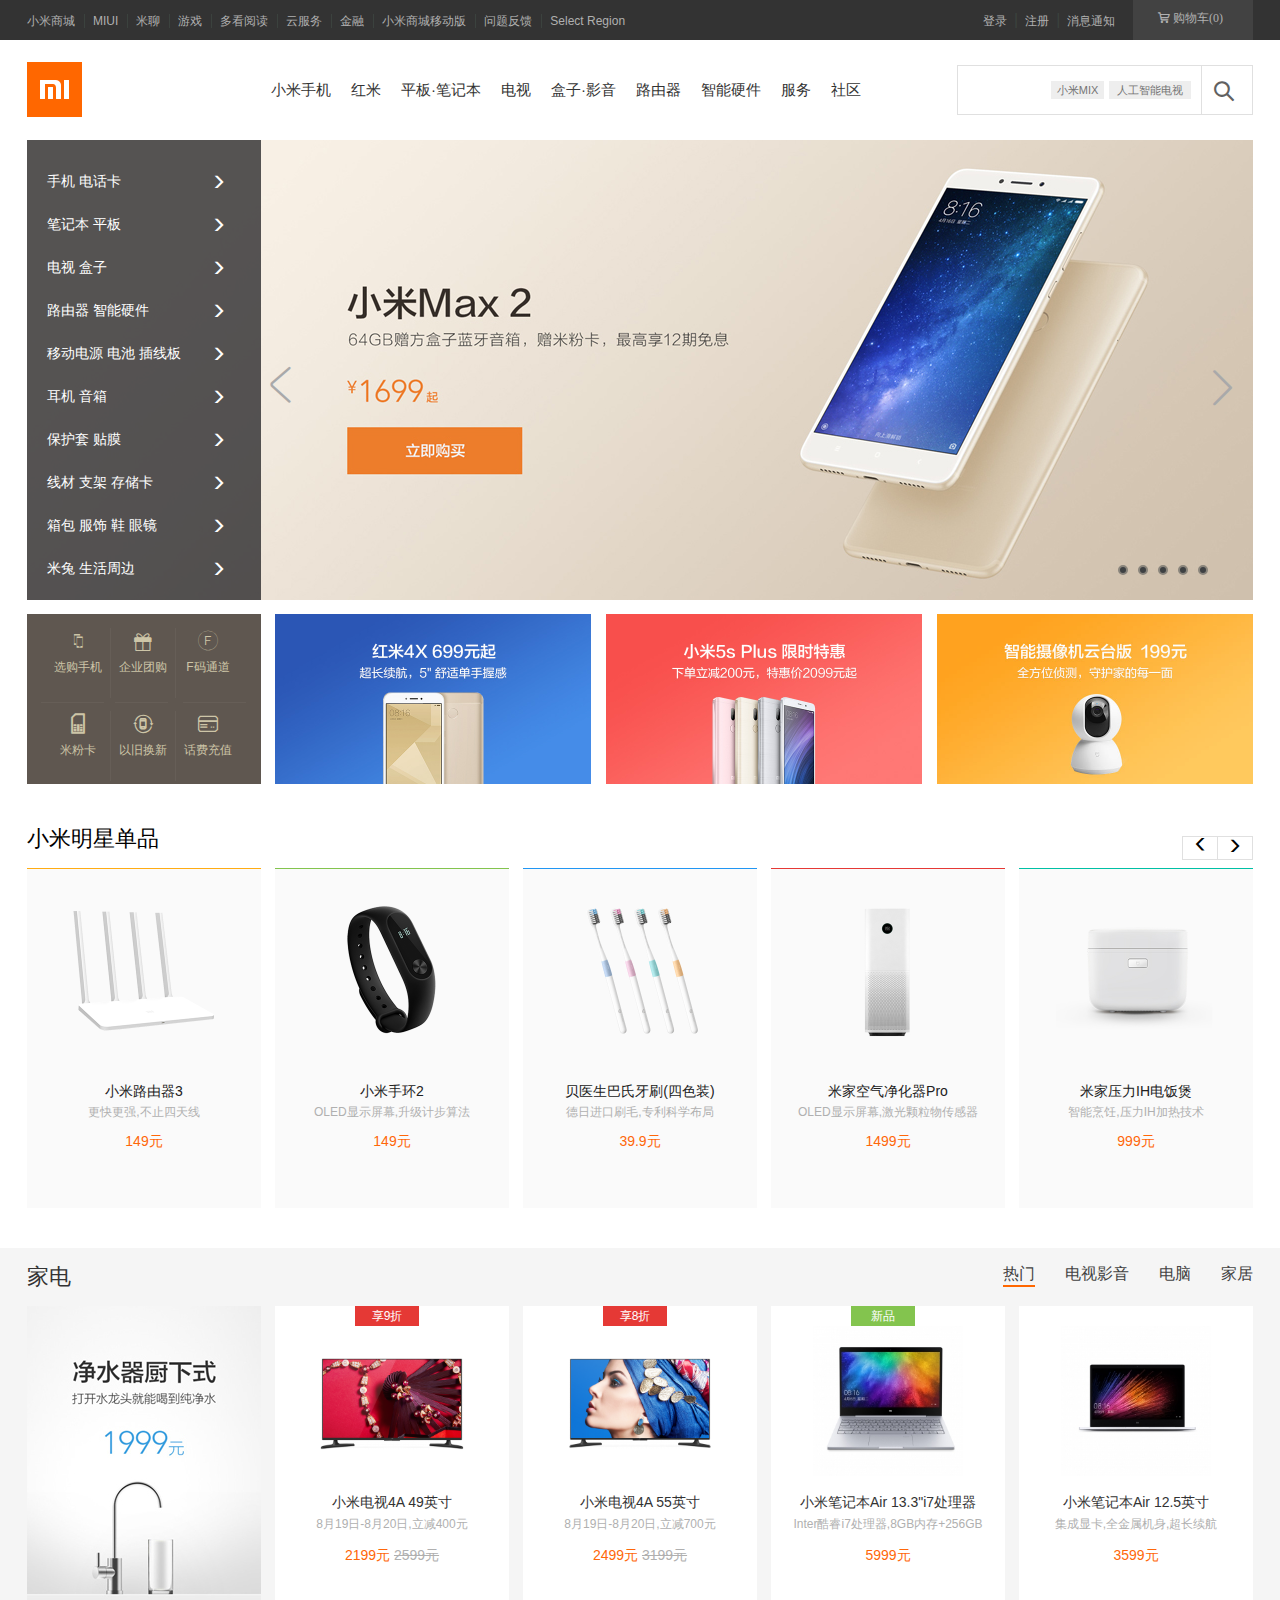
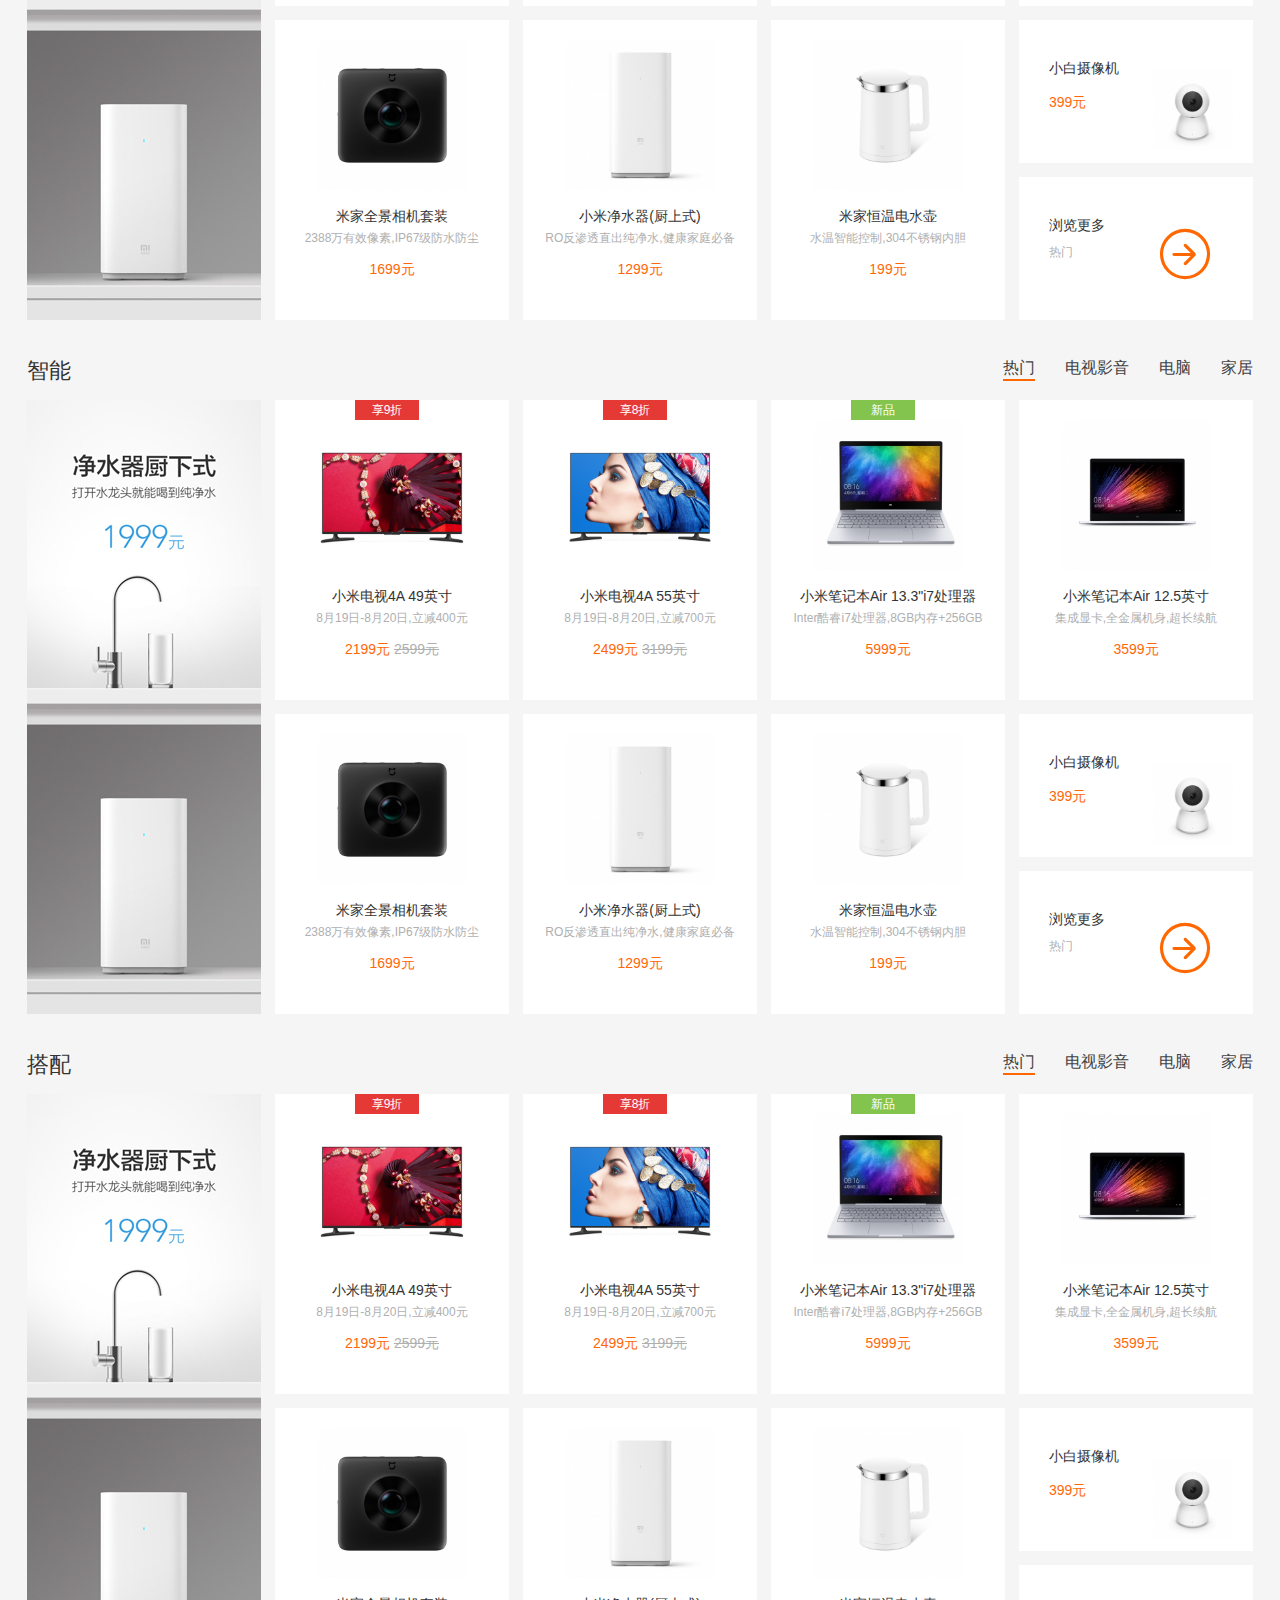
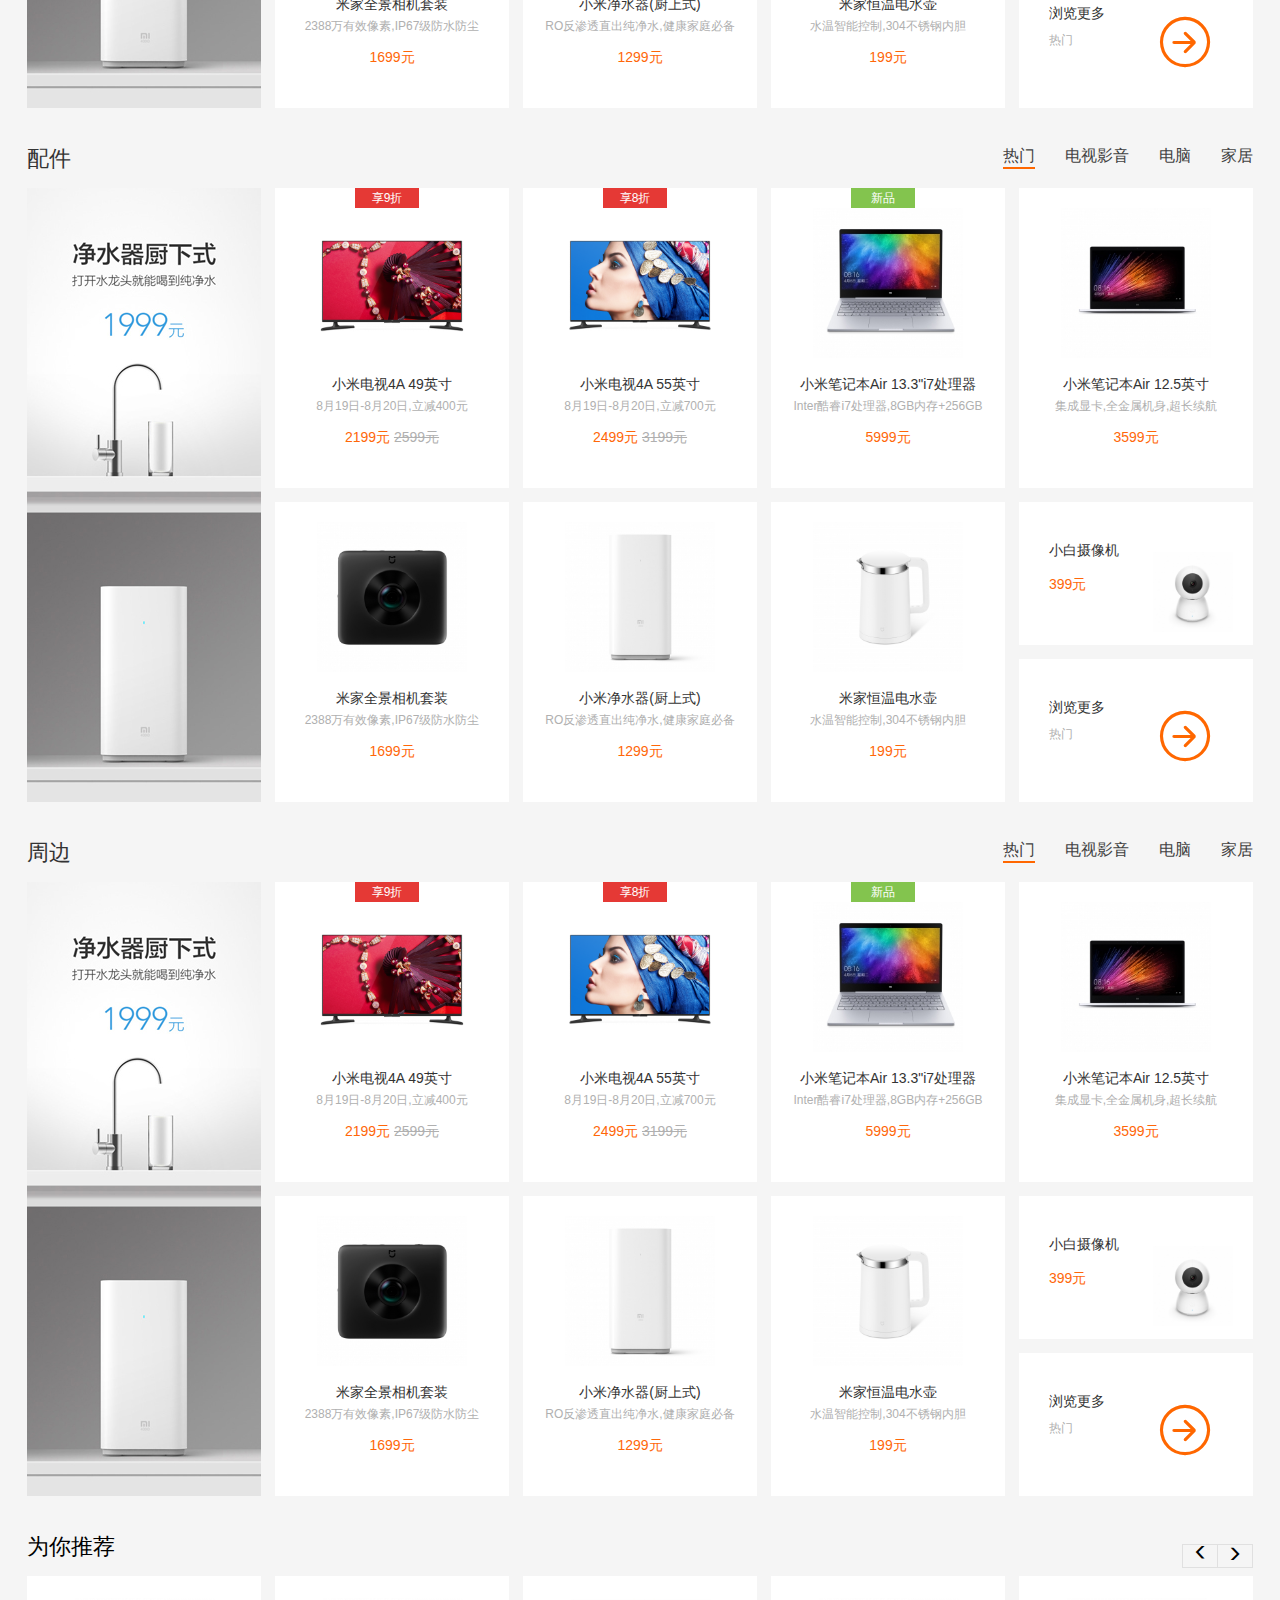
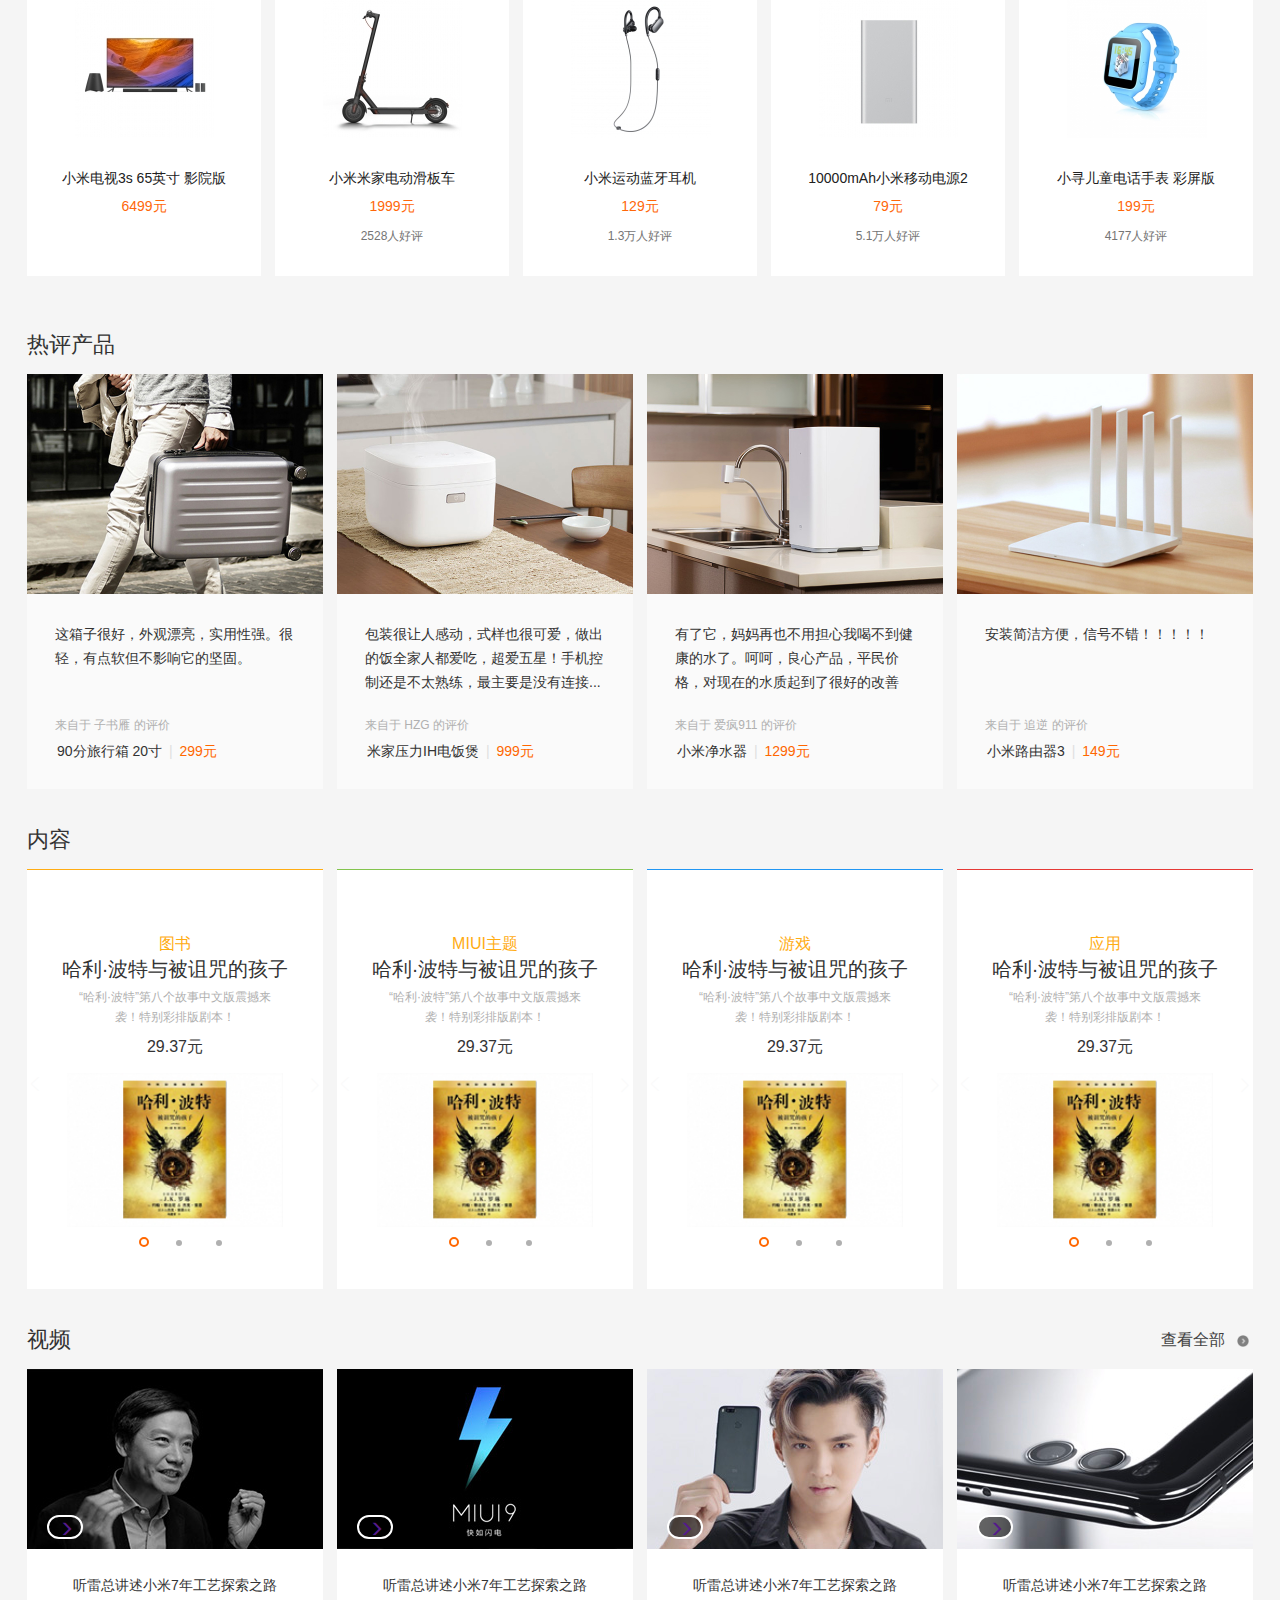
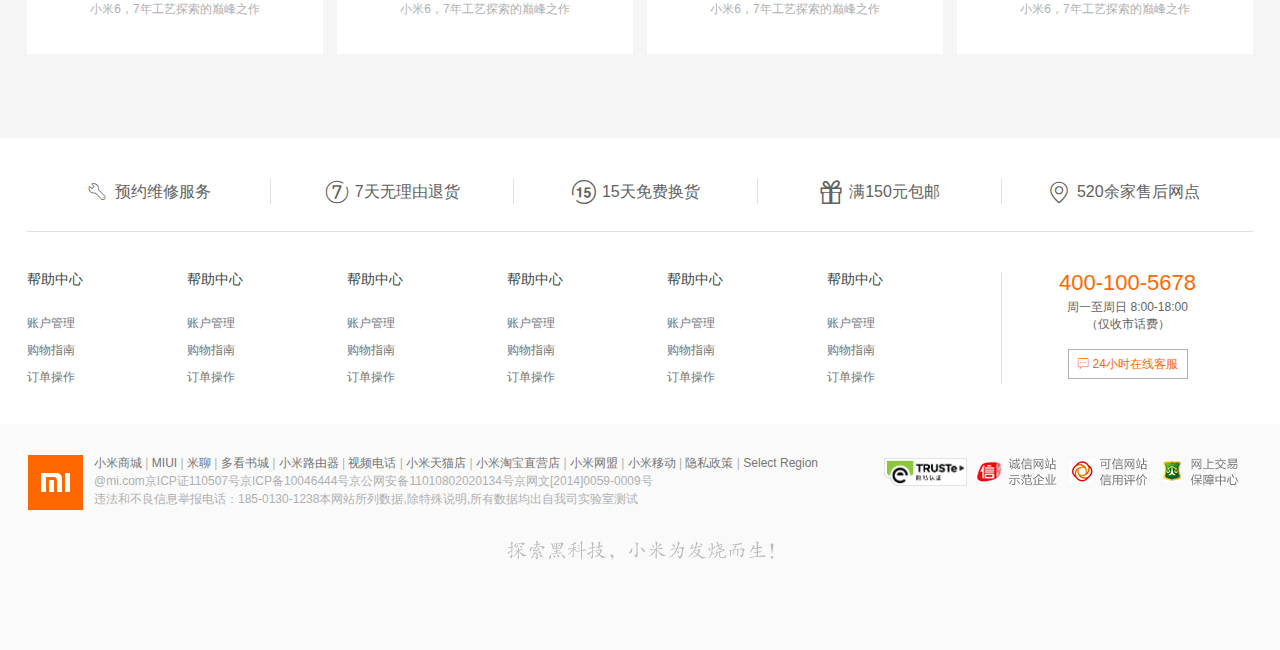
<file: index.html>
<!DOCTYPE html>
<html lang="en">
<head>
	<meta charset="UTF-8">
	<title>xiaomi</title>
	<link rel="stylesheet" href="css/index.css">
	<link rel="stylesheet" href="iconfont/iconfont.css">
	<link rel="shortcut icon" href="img/logo.png">
	<script src="js/index.js"></script>
	<script src="js/functions.js"></script>
	<script src="js/animate.js"></script>
</head>
<body>
    <!-- header开始 -->
	<header>
		<main>
			<!-- 左边 -->
			<ul class="head-left">
				<li><a href="" class="first">小米商城</a></li>
				<li><a href="">MIUI</a></li>
				<li><a href="">米聊</a></li>
				<li><a href="">游戏</a></li>
				<li><a href="">多看阅读</a></li>
				<li><a href="">云服务</a></li>
				<li><a href="">金融</a></li>
				<li><a href="">小米商城移动版</a></li>
				<li><a href="">问题反馈</a></li>
				<li><a href="" class="last">Select Region</a></li>
			</ul>
			<!-- 右边 -->

			<div class="shopping">
				<a href="">
					<i class="iconfont icon-gouwuchekong">  购物车(0)</i>
				</a>
				<div class="hezi">购物车中还没有商品，赶紧选购吧！</div>
			</div>
			<ul class="head-right">
				<li><a href="" class="first">登录</a></li>
                <li><span>|</span></li>
				<li><a href="">注册</a></li>
				<li><span>|</span></li>
				<li><a href="" class="last">消息通知</a></li>
			</ul>
		</main>
	</header>
	<!-- header结束 -->

	<!-- nav开始 -->
	<!-- <section class="nav1"> -->
	<nav>
	 	<!-- 左边 -->
	 	<a href="" class="nav-left"></a>
	 	<ul class="nav-center">
	 		<li>
	 			<a href="">小米手机</a>
	 			<ul class="item1">
                	<li>
                		<div class="top">大容量</div>
                		<div class="tu"><img src="img/111.png" alt=""></div>
                		<span class="s1">小米路由器</span>
                		<span class="s2">499元起</span>
                	</li>
                	<li>
                		<div class="top">大容量</div>
                		<div class="tu"><img src="img/111.png" alt=""></div>
                		<span class="s1">小米路由器</span>
                		<span class="s2">499元起</span>
                	</li>
                	<li>
                		<div class="top">大容量</div>
                		<div class="tu"><img src="img/111.png" alt=""></div>
                		<span class="s1">小米路由器</span>
                		<span class="s2">499元起</span>
                	</li>
                	<li>
                		<div class="top">大容量</div>
                		<div class="tu"><img src="img/111.png" alt=""></div>
                		<span class="s1">小米路由器</span>
                		<span class="s2">499元起</span>
                	</li>
                	<li>
                		<div class="top">大容量</div>
                		<div class="tu"><img src="img/111.png" alt=""></div>
                		<span class="s1">小米路由器</span>
                		<span class="s2">499元起</span>
                	</li>
                </ul>
	 		</li>
	 		<li>
	 			<a href="">红米</a>
	 			<ul class="item1">
                	<li>
                		<div class="top">大容量</div>
                		<div class="tu"><img src="img/111.png" alt=""></div>
                		<span class="s1">小米路由器</span>
                		<span class="s2">499元起</span>
                	</li>
                	<li>
                		<div class="top">大容量</div>
                		<div class="tu"><img src="img/111.png" alt=""></div>
                		<span class="s1">小米路由器</span>
                		<span class="s2">499元起</span>
                	</li>
                	<li>
                		<div class="top">大容量</div>
                		<div class="tu"><img src="img/111.png" alt=""></div>
                		<span class="s1">小米路由器</span>
                		<span class="s2">499元起</span>
                	</li>
                	<li>
                		<div class="top">大容量</div>
                		<div class="tu"><img src="img/111.png" alt=""></div>
                		<span class="s1">小米路由器</span>
                		<span class="s2">499元起</span>
                	</li>
                	<li>
                		<div class="top">大容量</div>
                		<div class="tu"><img src="img/111.png" alt=""></div>
                		<span class="s1">小米路由器</span>
                		<span class="s2">499元起</span>
                	</li>
                </ul>
 			</li>
	 		<li>
	 			<a href="">平板·笔记本</a>
	 			<ul class="item1">
                	<li>
                		<div class="top">大容量</div>
                		<div class="tu"><img src="img/111.png" alt=""></div>
                		<span class="s1">小米路由器</span>
                		<span class="s2">499元起</span>
                	</li>
                	<li>
                		<div class="top">大容量</div>
                		<div class="tu"><img src="img/111.png" alt=""></div>
                		<span class="s1">小米路由器</span>
                		<span class="s2">499元起</span>
                	</li>
                	<li>
                		<div class="top">大容量</div>
                		<div class="tu"><img src="img/111.png" alt=""></div>
                		<span class="s1">小米路由器</span>
                		<span class="s2">499元起</span>
                	</li>
                	<li>
                		<div class="top">大容量</div>
                		<div class="tu"><img src="img/111.png" alt=""></div>
                		<span class="s1">小米路由器</span>
                		<span class="s2">499元起</span>
                	</li>
                	<li>
                		<div class="top">大容量</div>
                		<div class="tu"><img src="img/111.png" alt=""></div>
                		<span class="s1">小米路由器</span>
                		<span class="s2">499元起</span>
                	</li>
                </ul>
 			</li>
	 		<li>
	 			<a href="">电视</a>
	 			<ul class="item1">
                	<li>
                		<div class="top">大容量</div>
                		<div class="tu"><img src="img/111.png" alt=""></div>
                		<span class="s1">小米路由器</span>
                		<span class="s2">499元起</span>
                	</li>
                	<li>
                		<div class="top">大容量</div>
                		<div class="tu"><img src="img/111.png" alt=""></div>
                		<span class="s1">小米路由器</span>
                		<span class="s2">499元起</span>
                	</li>
                	<li>
                		<div class="top">大容量</div>
                		<div class="tu"><img src="img/111.png" alt=""></div>
                		<span class="s1">小米路由器</span>
                		<span class="s2">499元起</span>
                	</li>
                	<li>
                		<div class="top">大容量</div>
                		<div class="tu"><img src="img/111.png" alt=""></div>
                		<span class="s1">小米路由器</span>
                		<span class="s2">499元起</span>
                	</li>
                	<li>
                		<div class="top">大容量</div>
                		<div class="tu"><img src="img/111.png" alt=""></div>
                		<span class="s1">小米路由器</span>
                		<span class="s2">499元起</span>
                	</li>
                </ul>
 			</li>
	 		<li>
	 			<a href="">盒子·影音</a>
	 			<ul class="item1">
                	<li>
                		<div class="top">大容量</div>
                		<div class="tu"><img src="img/111.png" alt=""></div>
                		<span class="s1">小米路由器</span>
                		<span class="s2">499元起</span>
                	</li>
                	<li>
                		<div class="top">大容量</div>
                		<div class="tu"><img src="img/111.png" alt=""></div>
                		<span class="s1">小米路由器</span>
                		<span class="s2">499元起</span>
                	</li>
                	<li>
                		<div class="top">大容量</div>
                		<div class="tu"><img src="img/111.png" alt=""></div>
                		<span class="s1">小米路由器</span>
                		<span class="s2">499元起</span>
                	</li>
                	<li>
                		<div class="top">大容量</div>
                		<div class="tu"><img src="img/111.png" alt=""></div>
                		<span class="s1">小米路由器</span>
                		<span class="s2">499元起</span>
                	</li>
                	<li>
                		<div class="top">大容量</div>
                		<div class="tu"><img src="img/111.png" alt=""></div>
                		<span class="s1">小米路由器</span>
                		<span class="s2">499元起</span>
                	</li>
                </ul>
 			</li>
	 		<li>
	 			<a href="">路由器</a>
	 			<ul class="item1">
                	<li>
                		<div class="top">大容量</div>
                		<div class="tu"><img src="img/111.png" alt=""></div>
                		<span class="s1">小米路由器</span>
                		<span class="s2">499元起</span>
                	</li>
                	<li>
                		<div class="top">大容量</div>
                		<div class="tu"><img src="img/111.png" alt=""></div>
                		<span class="s1">小米路由器</span>
                		<span class="s2">499元起</span>
                	</li>
                	<li>
                		<div class="top">大容量</div>
                		<div class="tu"><img src="img/111.png" alt=""></div>
                		<span class="s1">小米路由器</span>
                		<span class="s2">499元起</span>
                	</li>
                	<li>
                		<div class="top">大容量</div>
                		<div class="tu"><img src="img/111.png" alt=""></div>
                		<span class="s1">小米路由器</span>
                		<span class="s2">499元起</span>
                	</li>
                	<li>
                		<div class="top">大容量</div>
                		<div class="tu"><img src="img/111.png" alt=""></div>
                		<span class="s1">小米路由器</span>
                		<span class="s2">499元起</span>
                	</li>
                </ul>
 			</li>
	 		<li>
	 			<a href="">智能硬件</a>
	 			<ul class="item1">
                	<li>
                		<div class="top">大容量</div>
                		<div class="tu"><img src="img/111.png" alt=""></div>
                		<span class="s1">小米路由器</span>
                		<span class="s2">499元起</span>
                	</li>
                	<li>
                		<div class="top">大容量</div>
                		<div class="tu"><img src="img/111.png" alt=""></div>
                		<span class="s1">小米路由器</span>
                		<span class="s2">499元起</span>
                	</li>
                	<li>
                		<div class="top">大容量</div>
                		<div class="tu"><img src="img/111.png" alt=""></div>
                		<span class="s1">小米路由器</span>
                		<span class="s2">499元起</span>
                	</li>
                	<li>
                		<div class="top">大容量</div>
                		<div class="tu"><img src="img/111.png" alt=""></div>
                		<span class="s1">小米路由器</span>
                		<span class="s2">499元起</span>
                	</li>
                	<li>
                		<div class="top">大容量</div>
                		<div class="tu"><img src="img/111.png" alt=""></div>
                		<span class="s1">小米路由器</span>
                		<span class="s2">499元起</span>
                	</li>
                </ul>
 			</li>
	 		<li><a href="">服务</a></li>
	 		<li><a href="">社区</a></li>
	 	</ul>
	 	<div class="nav-right">
	 		<div class="left">
	 			<a href="" class="xm">小米MIX</a>
	 			<a href="" class="rg">人工智能电视</a>
	 		</div>
	 			<a href="" class="jing">
	 				<i class="iconfont icon-sousuo"></i>
	 			</a>
	 	</div>
	</nav>
	<!-- </section> -->
	<!-- nav结束 -->
	<!-- banner开始 -->
	<section>
		<!-- banner -->
		<ul class="banner">
			<li><a href=""><img src="img/banner.jpg" alt=""></a></li>
			<li><a href=""><img src="img/banner1.jpg" alt=""></a></li>
			<li><a href=""><img src="img/banner2.jpg" alt=""></a></li>
			<li><a href=""><img src="img/banner3.jpg" alt=""></a></li>
			<li><a href=""><img src="img/banner4.jpg" alt=""></a></li>
		</ul>
		<div class="banner-left">
			<a href="javascript:void(0);" class="iconfont icon-zuo"></a>
		</div>
		<div class="banner-right">
			<a href="javascript:void(0);" class="iconfont icon-you"></a>
		</div>
        <ul class="btn-list">
        	<li><a href="javascript:void(0);"></a></li>
        	<li><a href="javascript:void(0);"></a></li>
        	<li><a href="javascript:void(0);"></a></li>
        	<li><a href="javascript:void(0);"></a></li>
        	<li><a href="javascript:void(0);" class="last"></a></li>
        </ul>
		<!-- 侧导航 -->
		<aside>
			<ul class="banner-left1">
				<li>
					<a href="" class="first">
						<span>手机 电话卡</span>
						<span class="iconfont icon-xiangyou"></span>
					</a>
					<ul class="item">
						<li> 
			                <a class="link" href=""><img src="img/aside1.png" alt=""><span class="text">小米Note 3</span></a> 
			                <a class="btn" href="">选购</a>
		                </li>
		                <li> 
			                <a class="link" href=""><img src="img/aside1.png" alt=""><span class="text">小米Note 3</span></a> 
			                <a class="btn" href="">选购</a>
		                </li>
		                <li> 
			                <a class="link" href=""><img src="img/aside1.png" alt=""><span class="text">小米Note 3</span></a> 
			                <a class="btn" href="">选购</a>
		                </li>
		                <li> 
			                <a class="link" href=""><img src="img/aside1.png" alt=""><span class="text">小米Note 3</span></a> 
			                <a class="btn" href="">选购</a>
		                </li>
		                <li> 
			                <a class="link" href=""><img src="img/aside1.png" alt=""><span class="text">小米Note 3</span></a> 
			                <a class="btn" href="">选购</a>
		                </li>
		                <li> 
			                <a class="link" href=""><img src="img/aside1.png" alt=""><span class="text">小米Note 3</span></a> 
			                <a class="btn" href="">选购</a>
		                </li>
		                <li> 
			                <a class="link" href=""><img src="img/aside1.png" alt=""><span class="text">小米Note 3</span></a> 
			                <a class="btn" href="">选购</a>
		                </li>
		                <li> 
			                <a class="link" href=""><img src="img/aside1.png" alt=""><span class="text">小米Note 3</span></a> 
			                <a class="btn" href="">选购</a>
		                </li>
		                <li> 
			                <a class="link" href=""><img src="img/aside1.png" alt=""><span class="text">小米Note 3</span></a> 
			                <a class="btn" href="">选购</a>
		                </li>
		                <li> 
			                <a class="link" href=""><img src="img/aside1.png" alt=""><span class="text">小米Note 3</span></a> 
			                <a class="btn" href="">选购</a>
		                </li>
		                <li> 
			                <a class="link" href=""><img src="img/aside1.png" alt=""><span class="text">小米Note 3</span></a> 
			                <a class="btn" href="">选购</a>
		                </li>
		                <li> 
			                <a class="link" href=""><img src="img/aside1.png" alt=""><span class="text">小米Note 3</span></a> 
			                <a class="btn" href="">选购</a>
		                </li>
		                <li> 
			                <a class="link" href=""><img src="img/aside1.png" alt=""><span class="text">小米Note 3</span></a> 
			                <a class="btn" href="">选购</a>
		                </li>
		                <li> 
			                <a class="link" href=""><img src="img/aside1.png" alt=""><span class="text">小米Note 3</span></a> 
			                <a class="btn" href="">选购</a>
		                </li>
		                <li> 
			                <a class="link" href=""><img src="img/aside1.png" alt=""><span class="text">小米Note 3</span></a> 
			                <a class="btn" href="">选购</a>
		                </li>
		                <li> 
			                <a class="link" href=""><img src="img/aside1.png" alt=""><span class="text">小米Note 3</span></a> 
			                <a class="btn" href="">选购</a>
		                </li>
		                <li> 
			                <a class="link" href=""><img src="img/aside1.png" alt=""><span class="text">小米Note 3</span></a> 
			                <a class="btn" href="">选购</a>
		                </li>
		                <li> 
			                <a class="link" href=""><img src="img/aside1.png" alt=""><span class="text">小米Note 3</span></a> 
			                <a class="btn" href="">选购</a>
			                </li>
					</ul>
				</li>
				<li>
					<a href="" class="first">
						<span>笔记本 平板</span>
						<span class="iconfont icon-xiangyou"></span>
					</a>
					<ul class="item">
						<li> 
			                <a class="link" href=""><img src="img/aside1.png" alt=""><span class="text">小米Note 3</span></a> 
			                <a class="btn" href="">选购</a>
		                </li>
		                <li> 
			                <a class="link" href=""><img src="img/aside1.png" alt=""><span class="text">小米Note 3</span></a> 
			                <a class="btn" href="">选购</a>
		                </li>
		                <li> 
			                <a class="link" href=""><img src="img/aside1.png" alt=""><span class="text">小米Note 3</span></a> 
			                <a class="btn" href="">选购</a>
		                </li>
		                <li> 
			                <a class="link" href=""><img src="img/aside1.png" alt=""><span class="text">小米Note 3</span></a> 
			                <a class="btn" href="">选购</a>
		                </li>
		                <li> 
			                <a class="link" href=""><img src="img/aside1.png" alt=""><span class="text">小米Note 3</span></a> 
			                <a class="btn" href="">选购</a>
		                </li>
		                <li> 
			                <a class="link" href=""><img src="img/aside1.png" alt=""><span class="text">小米Note 3</span></a> 
			                <a class="btn" href="">选购</a>
		                </li>
		                <li> 
			                <a class="link" href=""><img src="img/aside1.png" alt=""><span class="text">小米Note 3</span></a> 
			                <a class="btn" href="">选购</a>
		                </li>
		                <li> 
			                <a class="link" href=""><img src="img/aside1.png" alt=""><span class="text">小米Note 3</span></a> 
			                <a class="btn" href="">选购</a>
		                </li>
		                <li> 
			                <a class="link" href=""><img src="img/aside1.png" alt=""><span class="text">小米Note 3</span></a> 
			                <a class="btn" href="">选购</a>
		                </li>
		                <li> 
			                <a class="link" href=""><img src="img/aside1.png" alt=""><span class="text">小米Note 3</span></a> 
			                <a class="btn" href="">选购</a>
		                </li>
		                <li> 
			                <a class="link" href=""><img src="img/aside1.png" alt=""><span class="text">小米Note 3</span></a> 
			                <a class="btn" href="">选购</a>
		                </li>
		                <li> 
			                <a class="link" href=""><img src="img/aside1.png" alt=""><span class="text">小米Note 3</span></a> 
			                <a class="btn" href="">选购</a>
		                </li>
		                <li> 
			                <a class="link" href=""><img src="img/aside1.png" alt=""><span class="text">小米Note 3</span></a> 
			                <a class="btn" href="">选购</a>
		                </li>
		                <li> 
			                <a class="link" href=""><img src="img/aside1.png" alt=""><span class="text">小米Note 3</span></a> 
			                <a class="btn" href="">选购</a>
		                </li>
		                <li> 
			                <a class="link" href=""><img src="img/aside1.png" alt=""><span class="text">小米Note 3</span></a> 
			                <a class="btn" href="">选购</a>
		                </li>
		                <li> 
			                <a class="link" href=""><img src="img/aside1.png" alt=""><span class="text">小米Note 3</span></a> 
			                <a class="btn" href="">选购</a>
		                </li>
		                <li> 
			                <a class="link" href=""><img src="img/aside1.png" alt=""><span class="text">小米Note 3</span></a> 
			                <a class="btn" href="">选购</a>
		                </li>
		                <li> 
			                <a class="link" href=""><img src="img/aside1.png" alt=""><span class="text">小米Note 3</span></a> 
			                <a class="btn" href="">选购</a>
			                </li>
					</ul>
				</li>
				<li>
					<a href="" class="first">
						<span>电视 盒子</span>
						<span class="iconfont icon-xiangyou"></span>
					</a>
					<ul class="item">
						<li> 
			                <a class="link" href=""><img src="img/aside1.png" alt=""><span class="text">小米Note 3</span></a> 
			                <a class="btn" href="">选购</a>
		                </li>
		                <li> 
			                <a class="link" href=""><img src="img/aside1.png" alt=""><span class="text">小米Note 3</span></a> 
			                <a class="btn" href="">选购</a>
		                </li>
		                <li> 
			                <a class="link" href=""><img src="img/aside1.png" alt=""><span class="text">小米Note 3</span></a> 
			                <a class="btn" href="">选购</a>
		                </li>
		                <li> 
			                <a class="link" href=""><img src="img/aside1.png" alt=""><span class="text">小米Note 3</span></a> 
			                <a class="btn" href="">选购</a>
		                </li>
		                <li> 
			                <a class="link" href=""><img src="img/aside1.png" alt=""><span class="text">小米Note 3</span></a> 
			                <a class="btn" href="">选购</a>
		                </li>
		                <li> 
			                <a class="link" href=""><img src="img/aside1.png" alt=""><span class="text">小米Note 3</span></a> 
			                <a class="btn" href="">选购</a>
		                </li>
		                <li> 
			                <a class="link" href=""><img src="img/aside1.png" alt=""><span class="text">小米Note 3</span></a> 
			                <a class="btn" href="">选购</a>
		                </li>
		                <li> 
			                <a class="link" href=""><img src="img/aside1.png" alt=""><span class="text">小米Note 3</span></a> 
			                <a class="btn" href="">选购</a>
		                </li>
		                <li> 
			                <a class="link" href=""><img src="img/aside1.png" alt=""><span class="text">小米Note 3</span></a> 
			                <a class="btn" href="">选购</a>
		                </li>
		                <li> 
			                <a class="link" href=""><img src="img/aside1.png" alt=""><span class="text">小米Note 3</span></a> 
			                <a class="btn" href="">选购</a>
		                </li>
		                <li> 
			                <a class="link" href=""><img src="img/aside1.png" alt=""><span class="text">小米Note 3</span></a> 
			                <a class="btn" href="">选购</a>
		                </li>
		                <li> 
			                <a class="link" href=""><img src="img/aside1.png" alt=""><span class="text">小米Note 3</span></a> 
			                <a class="btn" href="">选购</a>
		                </li>
		                <li> 
			                <a class="link" href=""><img src="img/aside1.png" alt=""><span class="text">小米Note 3</span></a> 
			                <a class="btn" href="">选购</a>
		                </li>
		                <li> 
			                <a class="link" href=""><img src="img/aside1.png" alt=""><span class="text">小米Note 3</span></a> 
			                <a class="btn" href="">选购</a>
		                </li>
		                <li> 
			                <a class="link" href=""><img src="img/aside1.png" alt=""><span class="text">小米Note 3</span></a> 
			                <a class="btn" href="">选购</a>
		                </li>
		                <li> 
			                <a class="link" href=""><img src="img/aside1.png" alt=""><span class="text">小米Note 3</span></a> 
			                <a class="btn" href="">选购</a>
		                </li>
		                <li> 
			                <a class="link" href=""><img src="img/aside1.png" alt=""><span class="text">小米Note 3</span></a> 
			                <a class="btn" href="">选购</a>
		                </li>
		                <li> 
			                <a class="link" href=""><img src="img/aside1.png" alt=""><span class="text">小米Note 3</span></a> 
			                <a class="btn" href="">选购</a>
			                </li>
					</ul>
				</li>
				<li>
					<a href="" class="first">
						<span>路由器 智能硬件</span>
						<span class="iconfont icon-xiangyou"></span>
					</a>
					<ul class="item">
						<li> 
			                <a class="link" href=""><img src="img/aside1.png" alt=""><span class="text">小米Note 3</span></a> 
			                <a class="btn" href="">选购</a>
		                </li>
		                <li> 
			                <a class="link" href=""><img src="img/aside1.png" alt=""><span class="text">小米Note 3</span></a> 
			                <a class="btn" href="">选购</a>
		                </li>
		                <li> 
			                <a class="link" href=""><img src="img/aside1.png" alt=""><span class="text">小米Note 3</span></a> 
			                <a class="btn" href="">选购</a>
		                </li>
		                <li> 
			                <a class="link" href=""><img src="img/aside1.png" alt=""><span class="text">小米Note 3</span></a> 
			                <a class="btn" href="">选购</a>
		                </li>
		                <li> 
			                <a class="link" href=""><img src="img/aside1.png" alt=""><span class="text">小米Note 3</span></a> 
			                <a class="btn" href="">选购</a>
		                </li>
		                <li> 
			                <a class="link" href=""><img src="img/aside1.png" alt=""><span class="text">小米Note 3</span></a> 
			                <a class="btn" href="">选购</a>
		                </li>
		                <li> 
			                <a class="link" href=""><img src="img/aside1.png" alt=""><span class="text">小米Note 3</span></a> 
			                <a class="btn" href="">选购</a>
		                </li>
		                <li> 
			                <a class="link" href=""><img src="img/aside1.png" alt=""><span class="text">小米Note 3</span></a> 
			                <a class="btn" href="">选购</a>
		                </li>
		                <li> 
			                <a class="link" href=""><img src="img/aside1.png" alt=""><span class="text">小米Note 3</span></a> 
			                <a class="btn" href="">选购</a>
		                </li>
		                <li> 
			                <a class="link" href=""><img src="img/aside1.png" alt=""><span class="text">小米Note 3</span></a> 
			                <a class="btn" href="">选购</a>
		                </li>
		                <li> 
			                <a class="link" href=""><img src="img/aside1.png" alt=""><span class="text">小米Note 3</span></a> 
			                <a class="btn" href="">选购</a>
		                </li>
		                <li> 
			                <a class="link" href=""><img src="img/aside1.png" alt=""><span class="text">小米Note 3</span></a> 
			                <a class="btn" href="">选购</a>
		                </li>
		                <li> 
			                <a class="link" href=""><img src="img/aside1.png" alt=""><span class="text">小米Note 3</span></a> 
			                <a class="btn" href="">选购</a>
		                </li>
		                <li> 
			                <a class="link" href=""><img src="img/aside1.png" alt=""><span class="text">小米Note 3</span></a> 
			                <a class="btn" href="">选购</a>
		                </li>
		                <li> 
			                <a class="link" href=""><img src="img/aside1.png" alt=""><span class="text">小米Note 3</span></a> 
			                <a class="btn" href="">选购</a>
		                </li>
		                <li> 
			                <a class="link" href=""><img src="img/aside1.png" alt=""><span class="text">小米Note 3</span></a> 
			                <a class="btn" href="">选购</a>
		                </li>
		                <li> 
			                <a class="link" href=""><img src="img/aside1.png" alt=""><span class="text">小米Note 3</span></a> 
			                <a class="btn" href="">选购</a>
		                </li>
		                <li> 
			                <a class="link" href=""><img src="img/aside1.png" alt=""><span class="text">小米Note 3</span></a> 
			                <a class="btn" href="">选购</a>
			                </li>
					</ul>
				</li>
				<li>
					<a href="" class="first">
						<span>移动电源 电池 插线板</span>
						<span class="iconfont icon-xiangyou"></span>
					</a>
					<ul class="item">
						<li> 
			                <a class="link" href=""><img src="img/aside1.png" alt=""><span class="text">小米Note 3</span></a> 
			                <a class="btn" href="">选购</a>
		                </li>
		                <li> 
			                <a class="link" href=""><img src="img/aside1.png" alt=""><span class="text">小米Note 3</span></a> 
			                <a class="btn" href="">选购</a>
		                </li>
		                <li> 
			                <a class="link" href=""><img src="img/aside1.png" alt=""><span class="text">小米Note 3</span></a> 
			                <a class="btn" href="">选购</a>
		                </li>
		                <li> 
			                <a class="link" href=""><img src="img/aside1.png" alt=""><span class="text">小米Note 3</span></a> 
			                <a class="btn" href="">选购</a>
		                </li>
		                <li> 
			                <a class="link" href=""><img src="img/aside1.png" alt=""><span class="text">小米Note 3</span></a> 
			                <a class="btn" href="">选购</a>
		                </li>
		                <li> 
			                <a class="link" href=""><img src="img/aside1.png" alt=""><span class="text">小米Note 3</span></a> 
			                <a class="btn" href="">选购</a>
		                </li>
		                <li> 
			                <a class="link" href=""><img src="img/aside1.png" alt=""><span class="text">小米Note 3</span></a> 
			                <a class="btn" href="">选购</a>
		                </li>
		                <li> 
			                <a class="link" href=""><img src="img/aside1.png" alt=""><span class="text">小米Note 3</span></a> 
			                <a class="btn" href="">选购</a>
		                </li>
		                <li> 
			                <a class="link" href=""><img src="img/aside1.png" alt=""><span class="text">小米Note 3</span></a> 
			                <a class="btn" href="">选购</a>
		                </li>
		                <li> 
			                <a class="link" href=""><img src="img/aside1.png" alt=""><span class="text">小米Note 3</span></a> 
			                <a class="btn" href="">选购</a>
		                </li>
		                <li> 
			                <a class="link" href=""><img src="img/aside1.png" alt=""><span class="text">小米Note 3</span></a> 
			                <a class="btn" href="">选购</a>
		                </li>
		                <li> 
			                <a class="link" href=""><img src="img/aside1.png" alt=""><span class="text">小米Note 3</span></a> 
			                <a class="btn" href="">选购</a>
		                </li>
		                <li> 
			                <a class="link" href=""><img src="img/aside1.png" alt=""><span class="text">小米Note 3</span></a> 
			                <a class="btn" href="">选购</a>
		                </li>
		                <li> 
			                <a class="link" href=""><img src="img/aside1.png" alt=""><span class="text">小米Note 3</span></a> 
			                <a class="btn" href="">选购</a>
		                </li>
		                <li> 
			                <a class="link" href=""><img src="img/aside1.png" alt=""><span class="text">小米Note 3</span></a> 
			                <a class="btn" href="">选购</a>
		                </li>
		                <li> 
			                <a class="link" href=""><img src="img/aside1.png" alt=""><span class="text">小米Note 3</span></a> 
			                <a class="btn" href="">选购</a>
		                </li>
		                <li> 
			                <a class="link" href=""><img src="img/aside1.png" alt=""><span class="text">小米Note 3</span></a> 
			                <a class="btn" href="">选购</a>
		                </li>
		                <li> 
			                <a class="link" href=""><img src="img/aside1.png" alt=""><span class="text">小米Note 3</span></a> 
			                <a class="btn" href="">选购</a>
			                </li>
					</ul>
				</li>
				<li>
					<a href="" class="first">
						<span>耳机 音箱</span>
						<span class="iconfont icon-xiangyou"></span>
					</a>
					<ul class="item">
						<li> 
			                <a class="link" href=""><img src="img/aside1.png" alt=""><span class="text">小米Note 3</span></a> 
			                <a class="btn" href="">选购</a>
		                </li>
		                <li> 
			                <a class="link" href=""><img src="img/aside1.png" alt=""><span class="text">小米Note 3</span></a> 
			                <a class="btn" href="">选购</a>
		                </li>
		                <li> 
			                <a class="link" href=""><img src="img/aside1.png" alt=""><span class="text">小米Note 3</span></a> 
			                <a class="btn" href="">选购</a>
		                </li>
		                <li> 
			                <a class="link" href=""><img src="img/aside1.png" alt=""><span class="text">小米Note 3</span></a> 
			                <a class="btn" href="">选购</a>
		                </li>
		                <li> 
			                <a class="link" href=""><img src="img/aside1.png" alt=""><span class="text">小米Note 3</span></a> 
			                <a class="btn" href="">选购</a>
		                </li>
		                <li> 
			                <a class="link" href=""><img src="img/aside1.png" alt=""><span class="text">小米Note 3</span></a> 
			                <a class="btn" href="">选购</a>
		                </li>
		                <li> 
			                <a class="link" href=""><img src="img/aside1.png" alt=""><span class="text">小米Note 3</span></a> 
			                <a class="btn" href="">选购</a>
		                </li>
		                <li> 
			                <a class="link" href=""><img src="img/aside1.png" alt=""><span class="text">小米Note 3</span></a> 
			                <a class="btn" href="">选购</a>
		                </li>
		                <li> 
			                <a class="link" href=""><img src="img/aside1.png" alt=""><span class="text">小米Note 3</span></a> 
			                <a class="btn" href="">选购</a>
		                </li>
		                <li> 
			                <a class="link" href=""><img src="img/aside1.png" alt=""><span class="text">小米Note 3</span></a> 
			                <a class="btn" href="">选购</a>
		                </li>
		                <li> 
			                <a class="link" href=""><img src="img/aside1.png" alt=""><span class="text">小米Note 3</span></a> 
			                <a class="btn" href="">选购</a>
		                </li>
		                <li> 
			                <a class="link" href=""><img src="img/aside1.png" alt=""><span class="text">小米Note 3</span></a> 
			                <a class="btn" href="">选购</a>
		                </li>
		                <li> 
			                <a class="link" href=""><img src="img/aside1.png" alt=""><span class="text">小米Note 3</span></a> 
			                <a class="btn" href="">选购</a>
		                </li>
		                <li> 
			                <a class="link" href=""><img src="img/aside1.png" alt=""><span class="text">小米Note 3</span></a> 
			                <a class="btn" href="">选购</a>
		                </li>
		                <li> 
			                <a class="link" href=""><img src="img/aside1.png" alt=""><span class="text">小米Note 3</span></a> 
			                <a class="btn" href="">选购</a>
		                </li>
		                <li> 
			                <a class="link" href=""><img src="img/aside1.png" alt=""><span class="text">小米Note 3</span></a> 
			                <a class="btn" href="">选购</a>
		                </li>
		                <li> 
			                <a class="link" href=""><img src="img/aside1.png" alt=""><span class="text">小米Note 3</span></a> 
			                <a class="btn" href="">选购</a>
		                </li>
		                <li> 
			                <a class="link" href=""><img src="img/aside1.png" alt=""><span class="text">小米Note 3</span></a> 
			                <a class="btn" href="">选购</a>
			                </li>
					</ul>
				</li>
				<li>
					<a href="" class="first">
						<span>保护套 贴膜</span>
						<span class="iconfont icon-xiangyou"></span>
					</a>
					<ul class="item">
						<li> 
			                <a class="link" href=""><img src="img/aside1.png" alt=""><span class="text">小米Note 3</span></a> 
			                <a class="btn" href="">选购</a>
		                </li>
		                <li> 
			                <a class="link" href=""><img src="img/aside1.png" alt=""><span class="text">小米Note 3</span></a> 
			                <a class="btn" href="">选购</a>
		                </li>
		                <li> 
			                <a class="link" href=""><img src="img/aside1.png" alt=""><span class="text">小米Note 3</span></a> 
			                <a class="btn" href="">选购</a>
		                </li>
		                <li> 
			                <a class="link" href=""><img src="img/aside1.png" alt=""><span class="text">小米Note 3</span></a> 
			                <a class="btn" href="">选购</a>
		                </li>
		                <li> 
			                <a class="link" href=""><img src="img/aside1.png" alt=""><span class="text">小米Note 3</span></a> 
			                <a class="btn" href="">选购</a>
		                </li>
		                <li> 
			                <a class="link" href=""><img src="img/aside1.png" alt=""><span class="text">小米Note 3</span></a> 
			                <a class="btn" href="">选购</a>
		                </li>
		                <li> 
			                <a class="link" href=""><img src="img/aside1.png" alt=""><span class="text">小米Note 3</span></a> 
			                <a class="btn" href="">选购</a>
		                </li>
		                <li> 
			                <a class="link" href=""><img src="img/aside1.png" alt=""><span class="text">小米Note 3</span></a> 
			                <a class="btn" href="">选购</a>
		                </li>
		                <li> 
			                <a class="link" href=""><img src="img/aside1.png" alt=""><span class="text">小米Note 3</span></a> 
			                <a class="btn" href="">选购</a>
		                </li>
		                <li> 
			                <a class="link" href=""><img src="img/aside1.png" alt=""><span class="text">小米Note 3</span></a> 
			                <a class="btn" href="">选购</a>
		                </li>
		                <li> 
			                <a class="link" href=""><img src="img/aside1.png" alt=""><span class="text">小米Note 3</span></a> 
			                <a class="btn" href="">选购</a>
		                </li>
		                <li> 
			                <a class="link" href=""><img src="img/aside1.png" alt=""><span class="text">小米Note 3</span></a> 
			                <a class="btn" href="">选购</a>
		                </li>
		                <li> 
			                <a class="link" href=""><img src="img/aside1.png" alt=""><span class="text">小米Note 3</span></a> 
			                <a class="btn" href="">选购</a>
		                </li>
		                <li> 
			                <a class="link" href=""><img src="img/aside1.png" alt=""><span class="text">小米Note 3</span></a> 
			                <a class="btn" href="">选购</a>
		                </li>
		                <li> 
			                <a class="link" href=""><img src="img/aside1.png" alt=""><span class="text">小米Note 3</span></a> 
			                <a class="btn" href="">选购</a>
		                </li>
		                <li> 
			                <a class="link" href=""><img src="img/aside1.png" alt=""><span class="text">小米Note 3</span></a> 
			                <a class="btn" href="">选购</a>
		                </li>
		                <li> 
			                <a class="link" href=""><img src="img/aside1.png" alt=""><span class="text">小米Note 3</span></a> 
			                <a class="btn" href="">选购</a>
		                </li>
		                <li> 
			                <a class="link" href=""><img src="img/aside1.png" alt=""><span class="text">小米Note 3</span></a> 
			                <a class="btn" href="">选购</a>
			                </li>
					</ul>
				</li>
				<li>
					<a href="" class="first">
						<span>线材 支架 存储卡</span>
						<span class="iconfont icon-xiangyou"></span>
					</a>
					<ul class="item">
						<li> 
			                <a class="link" href=""><img src="img/aside1.png" alt=""><span class="text">小米Note 3</span></a> 
			                <a class="btn" href="">选购</a>
		                </li>
		                <li> 
			                <a class="link" href=""><img src="img/aside1.png" alt=""><span class="text">小米Note 3</span></a> 
			                <a class="btn" href="">选购</a>
		                </li>
		                <li> 
			                <a class="link" href=""><img src="img/aside1.png" alt=""><span class="text">小米Note 3</span></a> 
			                <a class="btn" href="">选购</a>
		                </li>
		                <li> 
			                <a class="link" href=""><img src="img/aside1.png" alt=""><span class="text">小米Note 3</span></a> 
			                <a class="btn" href="">选购</a>
		                </li>
		                <li> 
			                <a class="link" href=""><img src="img/aside1.png" alt=""><span class="text">小米Note 3</span></a> 
			                <a class="btn" href="">选购</a>
		                </li>
		                <li> 
			                <a class="link" href=""><img src="img/aside1.png" alt=""><span class="text">小米Note 3</span></a> 
			                <a class="btn" href="">选购</a>
		                </li>
		                <li> 
			                <a class="link" href=""><img src="img/aside1.png" alt=""><span class="text">小米Note 3</span></a> 
			                <a class="btn" href="">选购</a>
		                </li>
		                <li> 
			                <a class="link" href=""><img src="img/aside1.png" alt=""><span class="text">小米Note 3</span></a> 
			                <a class="btn" href="">选购</a>
		                </li>
		                <li> 
			                <a class="link" href=""><img src="img/aside1.png" alt=""><span class="text">小米Note 3</span></a> 
			                <a class="btn" href="">选购</a>
		                </li>
		                <li> 
			                <a class="link" href=""><img src="img/aside1.png" alt=""><span class="text">小米Note 3</span></a> 
			                <a class="btn" href="">选购</a>
		                </li>
		                <li> 
			                <a class="link" href=""><img src="img/aside1.png" alt=""><span class="text">小米Note 3</span></a> 
			                <a class="btn" href="">选购</a>
		                </li>
		                <li> 
			                <a class="link" href=""><img src="img/aside1.png" alt=""><span class="text">小米Note 3</span></a> 
			                <a class="btn" href="">选购</a>
		                </li>
		                <li> 
			                <a class="link" href=""><img src="img/aside1.png" alt=""><span class="text">小米Note 3</span></a> 
			                <a class="btn" href="">选购</a>
		                </li>
		                <li> 
			                <a class="link" href=""><img src="img/aside1.png" alt=""><span class="text">小米Note 3</span></a> 
			                <a class="btn" href="">选购</a>
		                </li>
		                <li> 
			                <a class="link" href=""><img src="img/aside1.png" alt=""><span class="text">小米Note 3</span></a> 
			                <a class="btn" href="">选购</a>
		                </li>
		                <li> 
			                <a class="link" href=""><img src="img/aside1.png" alt=""><span class="text">小米Note 3</span></a> 
			                <a class="btn" href="">选购</a>
		                </li>
		                <li> 
			                <a class="link" href=""><img src="img/aside1.png" alt=""><span class="text">小米Note 3</span></a> 
			                <a class="btn" href="">选购</a>
		                </li>
		                <li> 
			                <a class="link" href=""><img src="img/aside1.png" alt=""><span class="text">小米Note 3</span></a> 
			                <a class="btn" href="">选购</a>
			                </li>
					</ul>
				</li>
				<li>
					<a href="" class="first">
						<span>箱包 服饰 鞋 眼镜</span>
						<span class="iconfont icon-xiangyou"></span>
					</a>
					<ul class="item">
						<li> 
			                <a class="link" href=""><img src="img/aside1.png" alt=""><span class="text">小米Note 3</span></a> 
			                <a class="btn" href="">选购</a>
		                </li>
		                <li> 
			                <a class="link" href=""><img src="img/aside1.png" alt=""><span class="text">小米Note 3</span></a> 
			                <a class="btn" href="">选购</a>
		                </li>
		                <li> 
			                <a class="link" href=""><img src="img/aside1.png" alt=""><span class="text">小米Note 3</span></a> 
			                <a class="btn" href="">选购</a>
		                </li>
		                <li> 
			                <a class="link" href=""><img src="img/aside1.png" alt=""><span class="text">小米Note 3</span></a> 
			                <a class="btn" href="">选购</a>
		                </li>
		                <li> 
			                <a class="link" href=""><img src="img/aside1.png" alt=""><span class="text">小米Note 3</span></a> 
			                <a class="btn" href="">选购</a>
		                </li>
		                <li> 
			                <a class="link" href=""><img src="img/aside1.png" alt=""><span class="text">小米Note 3</span></a> 
			                <a class="btn" href="">选购</a>
		                </li>
		                <li> 
			                <a class="link" href=""><img src="img/aside1.png" alt=""><span class="text">小米Note 3</span></a> 
			                <a class="btn" href="">选购</a>
		                </li>
		                <li> 
			                <a class="link" href=""><img src="img/aside1.png" alt=""><span class="text">小米Note 3</span></a> 
			                <a class="btn" href="">选购</a>
		                </li>
		                <li> 
			                <a class="link" href=""><img src="img/aside1.png" alt=""><span class="text">小米Note 3</span></a> 
			                <a class="btn" href="">选购</a>
		                </li>
		                <li> 
			                <a class="link" href=""><img src="img/aside1.png" alt=""><span class="text">小米Note 3</span></a> 
			                <a class="btn" href="">选购</a>
		                </li>
		                <li> 
			                <a class="link" href=""><img src="img/aside1.png" alt=""><span class="text">小米Note 3</span></a> 
			                <a class="btn" href="">选购</a>
		                </li>
		                <li> 
			                <a class="link" href=""><img src="img/aside1.png" alt=""><span class="text">小米Note 3</span></a> 
			                <a class="btn" href="">选购</a>
		                </li>
		                <li> 
			                <a class="link" href=""><img src="img/aside1.png" alt=""><span class="text">小米Note 3</span></a> 
			                <a class="btn" href="">选购</a>
		                </li>
		                <li> 
			                <a class="link" href=""><img src="img/aside1.png" alt=""><span class="text">小米Note 3</span></a> 
			                <a class="btn" href="">选购</a>
		                </li>
		                <li> 
			                <a class="link" href=""><img src="img/aside1.png" alt=""><span class="text">小米Note 3</span></a> 
			                <a class="btn" href="">选购</a>
		                </li>
		                <li> 
			                <a class="link" href=""><img src="img/aside1.png" alt=""><span class="text">小米Note 3</span></a> 
			                <a class="btn" href="">选购</a>
		                </li>
		                <li> 
			                <a class="link" href=""><img src="img/aside1.png" alt=""><span class="text">小米Note 3</span></a> 
			                <a class="btn" href="">选购</a>
		                </li>
		                <li> 
			                <a class="link" href=""><img src="img/aside1.png" alt=""><span class="text">小米Note 3</span></a> 
			                <a class="btn" href="">选购</a>
			                </li>
					</ul>
				</li>
				<li>
					<a href="" class="first">
						<span>米兔 生活周边</span>
						<span class="iconfont icon-xiangyou"></span>
					</a>
					<ul class="item">
						<li> 
			                <a class="link" href=""><img src="img/aside1.png" alt=""><span class="text">小米Note 3</span></a> 
			                <a class="btn" href="">选购</a>
		                </li>
		                <li> 
			                <a class="link" href=""><img src="img/aside1.png" alt=""><span class="text">小米Note 3</span></a> 
			                <a class="btn" href="">选购</a>
		                </li>
		                <li> 
			                <a class="link" href=""><img src="img/aside1.png" alt=""><span class="text">小米Note 3</span></a> 
			                <a class="btn" href="">选购</a>
		                </li>
		                <li> 
			                <a class="link" href=""><img src="img/aside1.png" alt=""><span class="text">小米Note 3</span></a> 
			                <a class="btn" href="">选购</a>
		                </li>
		                <li> 
			                <a class="link" href=""><img src="img/aside1.png" alt=""><span class="text">小米Note 3</span></a> 
			                <a class="btn" href="">选购</a>
		                </li>
		                <li> 
			                <a class="link" href=""><img src="img/aside1.png" alt=""><span class="text">小米Note 3</span></a> 
			                <a class="btn" href="">选购</a>
		                </li>
		                <li> 
			                <a class="link" href=""><img src="img/aside1.png" alt=""><span class="text">小米Note 3</span></a> 
			                <a class="btn" href="">选购</a>
		                </li>
		                <li> 
			                <a class="link" href=""><img src="img/aside1.png" alt=""><span class="text">小米Note 3</span></a> 
			                <a class="btn" href="">选购</a>
		                </li>
		                <li> 
			                <a class="link" href=""><img src="img/aside1.png" alt=""><span class="text">小米Note 3</span></a> 
			                <a class="btn" href="">选购</a>
		                </li>
		                <li> 
			                <a class="link" href=""><img src="img/aside1.png" alt=""><span class="text">小米Note 3</span></a> 
			                <a class="btn" href="">选购</a>
		                </li>
		                <li> 
			                <a class="link" href=""><img src="img/aside1.png" alt=""><span class="text">小米Note 3</span></a> 
			                <a class="btn" href="">选购</a>
		                </li>
		                <li> 
			                <a class="link" href=""><img src="img/aside1.png" alt=""><span class="text">小米Note 3</span></a> 
			                <a class="btn" href="">选购</a>
		                </li>
		                <li> 
			                <a class="link" href=""><img src="img/aside1.png" alt=""><span class="text">小米Note 3</span></a> 
			                <a class="btn" href="">选购</a>
		                </li>
		                <li> 
			                <a class="link" href=""><img src="img/aside1.png" alt=""><span class="text">小米Note 3</span></a> 
			                <a class="btn" href="">选购</a>
		                </li>
		                <li> 
			                <a class="link" href=""><img src="img/aside1.png" alt=""><span class="text">小米Note 3</span></a> 
			                <a class="btn" href="">选购</a>
		                </li>
		                <li> 
			                <a class="link" href=""><img src="img/aside1.png" alt=""><span class="text">小米Note 3</span></a> 
			                <a class="btn" href="">选购</a>
		                </li>
		                <li> 
			                <a class="link" href=""><img src="img/aside1.png" alt=""><span class="text">小米Note 3</span></a> 
			                <a class="btn" href="">选购</a>
		                </li>
		                <li> 
			                <a class="link" href=""><img src="img/aside1.png" alt=""><span class="text">小米Note 3</span></a> 
			                <a class="btn" href="">选购</a>
			                </li>
					</ul>
				</li>
			</ul>
		</aside>

	</section>
	<!-- banner结束 -->

	<!-- center开始 -->
	<section class="center">
		<div class="center1">
			<ul class="one-box">
				<li>
    			<a href=""><p class="iconfont icon-xuangoushouji"></p>选购手机</a>
    			</li>
    			<li><a href=""><p class="iconfont icon-liwu"></p>企业团购</a></li>
    			<li class="three"><a href=""><p class="iconfont icon-f"></p>F码通道</a></li>
    			<li class="xian1"></li>
    			<li class="xian2"></li>
    			<li class="xian3"></li>
    			<li><a href=""><p class="iconfont icon-sim"></p>米粉卡</a></li>
    			<li><a href=""><p class="iconfont icon-yijiuhuanxin"></p>以旧换新</a></li>
    			<li class="six"><a href=""><p class="iconfont icon-huafeichongzhi"></p>话费充值</a></li>
			</ul>
			<!-- <div class="zhong">
				<div class="zhong1"></div>
				<div class="zhong1"></div>
				<div class="last"></div>
			</div> -->
		</div>
		<div class="center2">
			<a href=""><img src="img/one.jpg" alt=""></a>
		</div>
		<div class="center3">
			<a href=""><img src="img/two.jpg" alt=""></a>
		</div>
		<div class="center4">
			<a href=""><img src="img/three.jpg" alt=""></a>
		</div>
	</section>
	<!-- center结束 -->

	<!-- 小米明星单品开始 -->
	<section class="star">
		<div class="star-top">
			<h2>小米明星单品</h2>
			<div class="btn-left">
				<i  class="iconfont icon-xiangyou"></i>
			</div>
			<div class="btn-right">
				<i  class="iconfont icon-xiangzuo"></i>
			</div>
		</div>
        
        <ul class="star-bottom">
        	<li class="bottom1">
        		<a href="" class="bottom1-1">
        			<img src="img/23.png" alt="">
        		</a>
        		<a href="" class="title"><p>小米路由器3</p></a>
        		<p class="desc">更快更强,不止四天线</p>
        		<p class="price">149元</p>
        	</li>
        	<li class="bottom2">
        		<a href="" class="bottom1-1">
        			<img src="img/24.png" alt="">
        		</a>
        		<a href="" class="title"><p>小米手环2</p></a>
        		<p class="desc">OLED显示屏幕,升级计步算法</p>
        		<p class="price">149元</p>
        	</li>
        	<li class="bottom3">
        		<a href="" class="bottom1-1">
        			<img src="img/25.png" alt="">
        		</a>
        		<a href="" class="title"><p>贝医生巴氏牙刷(四色装)</p></a>
        		<p class="desc">德日进口刷毛,专利科学布局</p>
        		<p class="price">39.9元</p>
        	</li>
        	<li class="bottom4">
        		<a href="" class="bottom1-1">
        			<img src="img/26.png" alt="">
        		</a>
        		<a href="" class="title"><p>米家空气净化器Pro</p></a>
        		<p class="desc">OLED显示屏幕,激光颗粒物传感器</p>
        		<p class="price">1499元</p>
        	</li>
        	<li class="bottom1-last">
        		<a href="" class="bottom1-1">
        			<img src="img/27.jpg" alt="">
        		</a>
        		<a href="" class="title"><p>米家压力IH电饭煲</p></a>
        		<p class="desc">智能烹饪,压力IH加热技术</p>
        		<p class="price">999元</p>
        	</li>
        	<li class="bottom1">
        		<a href="" class="bottom1-1">
        			<img src="img/23.png" alt="">
        		</a>
        		<a href="" class="title"><p>小米路由器3</p></a>
        		<p class="desc">更快更强,不止四天线</p>
        		<p class="price">149元</p>
        	</li>
        	<li class="bottom1">
        		<a href="" class="bottom1-1">
        			<img src="img/23.png" alt="">
        		</a>
        		<a href="" class="title"><p>小米路由器3</p></a>
        		<p class="desc">更快更强,不止四天线</p>
        		<p class="price">149元</p>
        	</li>
        	<li class="bottom1">
        		<a href="" class="bottom1-1">
        			<img src="img/23.png" alt="">
        		</a>
        		<a href="" class="title"><p>小米路由器3</p></a>
        		<p class="desc">更快更强,不止四天线</p>
        		<p class="price">149元</p>
        	</li>
        	<li class="bottom1">
        		<a href="" class="bottom1-1">
        			<img src="img/23.png" alt="">
        		</a>
        		<a href="" class="title"><p>小米路由器3</p></a>
        		<p class="desc">更快更强,不止四天线</p>
        		<p class="price">149元</p>
        	</li>
        	<li class="bottom1">
        		<a href="" class="bottom1-1">
        			<img src="img/23.png" alt="">
        		</a>
        		<a href="" class="title"><p>小米路由器3</p></a>
        		<p class="desc">更快更强,不止四天线</p>
        		<p class="price">149元</p>
        	</li>
        </ul>

	</section>
	<!-- 小米明星单品结束 -->

	<!-- max-box开始 -->
	<section class="max-box">
		<div class="container">
		    <!-- 家电开始 -->
			<div class="jiadian">
				<div class="jiadian-top">
					<p class="title">家电</p>
					<div class="more">
						<ul class="top-right">
							<li class="tab-active"><a href="">热门</a></li>
							<li><a href="">电视影音</a></li>
							<li><a href="">电脑</a></li>
							<li><a href="">家居</a></li>
						</ul>
					</div>
				</div>
				<div class="jiadian-bottom">
					<div class="bottom-lbox">
						<a href=""><img src="img/xmad_14950222431232_Twnyl.jpg" alt=""></a>
					</div>
					<ul class="bottom-rbox">
					    <!-- 家电右1 -->
						<li class="rbox1">
						    <div class="kuang">享9折</div>
			        		<a href="" class="rbox1-1">
			        			<img src="img/a1.png" alt="">
			        		</a>
			        		<a href="" class="title1"><p>小米电视4A 49英寸</p></a>
			        		<p class="desc">8月19日-8月20日,立减400元</p>
			        		<p class="price">
			        			<span class="num">2199元</span>
			        			<del><span class="num">2599元</span></del>
			        		</p>
			        	</li>
                        <!-- 家电右2 -->
						<li class="rbox1">
						    <div class="kuang">享8折</div>
			        		<a href="" class="rbox1-1">
			        			<img src="img/a2.png" alt="">
			        		</a>
			        		<a href="" class="title1"><p>小米电视4A 55英寸</p></a>
			        		<p class="desc">8月19日-8月20日,立减700元</p>
			        		<p class="price">
			        			<span class="num">2499元</span>
			        			<del><span class="num">3199元</span></del>
			        		</p>
			        	</li>
                        <!-- 家电右3 -->
						<li class="rbox2">
						    <div class="kuang1">新品</div>
			        		<a href="" class="rbox1-1">
			        			<img src="img/a3.jpg" alt="">
			        		</a>
			        		<a href="" class="title1"><p>小米笔记本Air 13.3"i7处理器</p></a>
			        		<p class="desc">Inter酷睿i7处理器,8GB内存+256GB</p>
			        		<p class="price">
			        			<span class="num">5999元</span>
			        		</p>
			        		<a href="" class="jd-small-a">
			        			<div class="jd-small">
			        				<p>小米品质没让我失望</p><br>
			        				<p class="pingjia">来自于空白挺好的评价</p>
			        			</div>
			        		</a>
			        	</li>
                        <!-- 家电右4 -->
						<li class="rbox2">
						    <div class="kuang2"></div>
			        		<a href="" class="rbox1-1">
			        			<img src="img/a4.jpg" alt="">
			        		</a>
			        		<a href="" class="title1"><p>小米笔记本Air 12.5英寸</p></a>
			        		<p class="desc">集成显卡,全金属机身,超长续航</p>
			        		<p class="price">
			        			<span class="num">3599元</span>
			        		</p>
			        		<a href="" class="jd-small-a">
			        			<div class="jd-small">
			        				<p>很薄，手感也很好，就是硬盘小了点，usb只有一个，很...</p><br>
			        				<p class="pingjia">来自于王喵喵的评价</p>
			        			</div>
			        		</a>
			        	</li>
                        <!-- 家电右5 -->
						<li class="rbox2">
						    <div class="kuang2"></div>
			        		<a href="" class="rbox1-1">
			        			<img src="img/a5.jpg" alt="">
			        		</a>
			        		<a href="" class="title1"><p>米家全景相机套装</p></a>
			        		<p class="desc">2388万有效像素,IP67级防水防尘</p>
			        		<p class="price">
			        			<span class="num">1699元</span>
			        		</p>
			        		<a href="" class="jd-small-a">
			        			<div class="jd-small">
			        				<p>听说小米客服美眉很厉害 送我一首藏头诗可好 我爱钱天玉</p><br>
			        				<p class="pingjia">来自于布衣小刚子的评价</p>
			        			</div>
			        		</a>
			        	</li>
                        <!-- 家电右6 -->
						<li class="rbox2">
						    <div class="kuang2"></div>
			        		<a href="" class="rbox1-1">
			        			<img src="img/a6.jpg" alt="">
			        		</a>
			        		<a href="" class="title1"><p>小米净水器(厨上式)</p></a>
			        		<p class="desc">RO反渗透直出纯净水,健康家庭必备</p>
			        		<p class="price">
			        			<span class="num">1299元</span>
			        		</p>
			        		<a href="" class="jd-small-a">
			        			<div class="jd-small">
			        				<p>经过几次抢购才到手的，心里激动呢！物流较快，第三天就...</p><br>
			        				<p class="pingjia">来自于随波逐流_陈的评价</p>
			        			</div>
			        		</a>
			        	</li>
                        <!-- 家电右7 -->
						<li class="rbox2">
						    <div class="kuang2"></div>
			        		<a href="" class="rbox1-1">
			        			<img src="img/a7.jpg" alt="">
			        		</a>
			        		<a href="" class="title1"><p>米家恒温电水壶</p></a>
			        		<p class="desc">水温智能控制,304不锈钢内胆</p>
			        		<p class="price">
			        			<span class="num">199元</span>
			        		</p>
			        		<a href="" class="jd-small-a">
			        			<div class="jd-small">
			        				<p>客服妹子，来来来，给你沏杯咖啡。</p><br>
			        				<p class="pingjia">来自于外星人的评价</p>
			        			</div>
			        		</a>
			        	</li>
			        	<!-- 家电右8 -->
						<li class="rbox3">
						    <div class="rbox3-top">
				        		<a href="" class="rbox3-1">
				        			<img src="img/a8.jpg" alt="">
				        		</a>
				        		<a href="" class="title2"><p>小白摄像机</p></a>
				        		<p class="price">399元</p>
			        		</div>
                            <div class="rbox3-bottom">
                            	<a href="" class="rbox3-1">
				        			<p class="iconfont icon-gengduo"></p>
				        		</a>
				        		<a href="" class="title2"><p>浏览更多</p></a>
				        		<a class="desc">热门</a>
				        		
                            </div>
			        		
			        		
			        	</li>
					</ul>
				</div>
			</div>
			<div class="jiadian">
				<div class="jiadian-top">
					<p class="title">智能</p>
					<div class="more">
						<ul class="top-right">
							<li class="tab-active"><a href="">热门</a></li>
							<li><a href="">电视影音</a></li>
							<li><a href="">电脑</a></li>
							<li><a href="">家居</a></li>
						</ul>
					</div>
				</div>
				<div class="jiadian-bottom">
					<div class="bottom-lbox">
						<a href=""><img src="img/xmad_14950222431232_Twnyl.jpg" alt=""></a>
					</div>
					<ul class="bottom-rbox">
					    <!-- 家电右1 -->
						<li class="rbox1">
						    <div class="kuang">享9折</div>
			        		<a href="" class="rbox1-1">
			        			<img src="img/a1.png" alt="">
			        		</a>
			        		<a href="" class="title1"><p>小米电视4A 49英寸</p></a>
			        		<p class="desc">8月19日-8月20日,立减400元</p>
			        		<p class="price">
			        			<span class="num">2199元</span>
			        			<del><span class="num">2599元</span></del>
			        		</p>
			        	</li>
                        <!-- 家电右2 -->
						<li class="rbox1">
						    <div class="kuang">享8折</div>
			        		<a href="" class="rbox1-1">
			        			<img src="img/a2.png" alt="">
			        		</a>
			        		<a href="" class="title1"><p>小米电视4A 55英寸</p></a>
			        		<p class="desc">8月19日-8月20日,立减700元</p>
			        		<p class="price">
			        			<span class="num">2499元</span>
			        			<del><span class="num">3199元</span></del>
			        		</p>
			        	</li>
                        <!-- 家电右3 -->
						<li class="rbox2">
						    <div class="kuang1">新品</div>
			        		<a href="" class="rbox1-1">
			        			<img src="img/a3.jpg" alt="">
			        		</a>
			        		<a href="" class="title1"><p>小米笔记本Air 13.3"i7处理器</p></a>
			        		<p class="desc">Inter酷睿i7处理器,8GB内存+256GB</p>
			        		<p class="price">
			        			<span class="num">5999元</span>
			        		</p>
			        		<a href="" class="jd-small-a">
			        			<div class="jd-small">
			        				<p>小米品质没让我失望</p><br>
			        				<p class="pingjia">来自于空白挺好的评价</p>
			        			</div>
			        		</a>
			        	</li>
                        <!-- 家电右4 -->
						<li class="rbox2">
						    <div class="kuang2"></div>
			        		<a href="" class="rbox1-1">
			        			<img src="img/a4.jpg" alt="">
			        		</a>
			        		<a href="" class="title1"><p>小米笔记本Air 12.5英寸</p></a>
			        		<p class="desc">集成显卡,全金属机身,超长续航</p>
			        		<p class="price">
			        			<span class="num">3599元</span>
			        		</p>
			        		<a href="" class="jd-small-a">
			        			<div class="jd-small">
			        				<p>很薄，手感也很好，就是硬盘小了点，usb只有一个，很...</p><br>
			        				<p class="pingjia">来自于王喵喵的评价</p>
			        			</div>
			        		</a>
			        	</li>
                        <!-- 家电右5 -->
						<li class="rbox2">
						    <div class="kuang2"></div>
			        		<a href="" class="rbox1-1">
			        			<img src="img/a5.jpg" alt="">
			        		</a>
			        		<a href="" class="title1"><p>米家全景相机套装</p></a>
			        		<p class="desc">2388万有效像素,IP67级防水防尘</p>
			        		<p class="price">
			        			<span class="num">1699元</span>
			        		</p>
			        		<a href="" class="jd-small-a">
			        			<div class="jd-small">
			        				<p>听说小米客服美眉很厉害 送我一首藏头诗可好 我爱钱天玉</p><br>
			        				<p class="pingjia">来自于布衣小刚子的评价</p>
			        			</div>
			        		</a>
			        	</li>
                        <!-- 家电右6 -->
						<li class="rbox2">
						    <div class="kuang2"></div>
			        		<a href="" class="rbox1-1">
			        			<img src="img/a6.jpg" alt="">
			        		</a>
			        		<a href="" class="title1"><p>小米净水器(厨上式)</p></a>
			        		<p class="desc">RO反渗透直出纯净水,健康家庭必备</p>
			        		<p class="price">
			        			<span class="num">1299元</span>
			        		</p>
			        		<a href="" class="jd-small-a">
			        			<div class="jd-small">
			        				<p>经过几次抢购才到手的，心里激动呢！物流较快，第三天就...</p><br>
			        				<p class="pingjia">来自于随波逐流_陈的评价</p>
			        			</div>
			        		</a>
			        	</li>
                        <!-- 家电右7 -->
						<li class="rbox2">
						    <div class="kuang2"></div>
			        		<a href="" class="rbox1-1">
			        			<img src="img/a7.jpg" alt="">
			        		</a>
			        		<a href="" class="title1"><p>米家恒温电水壶</p></a>
			        		<p class="desc">水温智能控制,304不锈钢内胆</p>
			        		<p class="price">
			        			<span class="num">199元</span>
			        		</p>
			        		<a href="" class="jd-small-a">
			        			<div class="jd-small">
			        				<p>客服妹子，来来来，给你沏杯咖啡。</p><br>
			        				<p class="pingjia">来自于外星人的评价</p>
			        			</div>
			        		</a>
			        	</li>
			        	<!-- 家电右8 -->
						<li class="rbox3">
						    <div class="rbox3-top">
				        		<a href="" class="rbox3-1">
				        			<img src="img/a8.jpg" alt="">
				        		</a>
				        		<a href="" class="title2"><p>小白摄像机</p></a>
				        		<p class="price">399元</p>
			        		</div>
                            <div class="rbox3-bottom">
                            	<a href="" class="rbox3-1">
				        			<p class="iconfont icon-gengduo"></p>
				        		</a>
				        		<a href="" class="title2"><p>浏览更多</p></a>
				        		<p class="desc">热门</p>
                            </div>
			        	</li>
					</ul>
				</div>
			</div>
			<div class="jiadian">
				<div class="jiadian-top">
					<p class="title">搭配</p>
					<div class="more">
						<ul class="top-right">
							<li class="tab-active"><a href="">热门</a></li>
							<li><a href="">电视影音</a></li>
							<li><a href="">电脑</a></li>
							<li><a href="">家居</a></li>
						</ul>
					</div>
				</div>
				<div class="jiadian-bottom">
					<div class="bottom-lbox">
						<a href=""><img src="img/xmad_14950222431232_Twnyl.jpg" alt=""></a>
					</div>
					<ul class="bottom-rbox">
					    <!-- 家电右1 -->
						<li class="rbox1">
						    <div class="kuang">享9折</div>
			        		<a href="" class="rbox1-1">
			        			<img src="img/a1.png" alt="">
			        		</a>
			        		<a href="" class="title1"><p>小米电视4A 49英寸</p></a>
			        		<p class="desc">8月19日-8月20日,立减400元</p>
			        		<p class="price">
			        			<span class="num">2199元</span>
			        			<del><span class="num">2599元</span></del>
			        		</p>
			        	</li>
                        <!-- 家电右2 -->
						<li class="rbox1">
						    <div class="kuang">享8折</div>
			        		<a href="" class="rbox1-1">
			        			<img src="img/a2.png" alt="">
			        		</a>
			        		<a href="" class="title1"><p>小米电视4A 55英寸</p></a>
			        		<p class="desc">8月19日-8月20日,立减700元</p>
			        		<p class="price">
			        			<span class="num">2499元</span>
			        			<del><span class="num">3199元</span></del>
			        		</p>
			        	</li>
                        <!-- 家电右3 -->
						<li class="rbox2">
						    <div class="kuang1">新品</div>
			        		<a href="" class="rbox1-1">
			        			<img src="img/a3.jpg" alt="">
			        		</a>
			        		<a href="" class="title1"><p>小米笔记本Air 13.3"i7处理器</p></a>
			        		<p class="desc">Inter酷睿i7处理器,8GB内存+256GB</p>
			        		<p class="price">
			        			<span class="num">5999元</span>
			        		</p>
			        		<a href="" class="jd-small-a">
			        			<div class="jd-small">
			        				<p>小米品质没让我失望</p><br>
			        				<p class="pingjia">来自于空白挺好的评价</p>
			        			</div>
			        		</a>
			        	</li>
                        <!-- 家电右4 -->
						<li class="rbox2">
						    <div class="kuang2"></div>
			        		<a href="" class="rbox1-1">
			        			<img src="img/a4.jpg" alt="">
			        		</a>
			        		<a href="" class="title1"><p>小米笔记本Air 12.5英寸</p></a>
			        		<p class="desc">集成显卡,全金属机身,超长续航</p>
			        		<p class="price">
			        			<span class="num">3599元</span>
			        		</p>
			        		<a href="" class="jd-small-a">
			        			<div class="jd-small">
			        				<p>很薄，手感也很好，就是硬盘小了点，usb只有一个，很...</p><br>
			        				<p class="pingjia">来自于王喵喵的评价</p>
			        			</div>
			        		</a>
			        	</li>
                        <!-- 家电右5 -->
						<li class="rbox2">
						    <div class="kuang2"></div>
			        		<a href="" class="rbox1-1">
			        			<img src="img/a5.jpg" alt="">
			        		</a>
			        		<a href="" class="title1"><p>米家全景相机套装</p></a>
			        		<p class="desc">2388万有效像素,IP67级防水防尘</p>
			        		<p class="price">
			        			<span class="num">1699元</span>
			        		</p>
			        		<a href="" class="jd-small-a">
			        			<div class="jd-small">
			        				<p>听说小米客服美眉很厉害 送我一首藏头诗可好 我爱钱天玉</p><br>
			        				<p class="pingjia">来自于布衣小刚子的评价</p>
			        			</div>
			        		</a>
			        	</li>
                        <!-- 家电右6 -->
						<li class="rbox2">
						    <div class="kuang2"></div>
			        		<a href="" class="rbox1-1">
			        			<img src="img/a6.jpg" alt="">
			        		</a>
			        		<a href="" class="title1"><p>小米净水器(厨上式)</p></a>
			        		<p class="desc">RO反渗透直出纯净水,健康家庭必备</p>
			        		<p class="price">
			        			<span class="num">1299元</span>
			        		</p>
			        		<a href="" class="jd-small-a">
			        			<div class="jd-small">
			        				<p>经过几次抢购才到手的，心里激动呢！物流较快，第三天就...</p><br>
			        				<p class="pingjia">来自于随波逐流_陈的评价</p>
			        			</div>
			        		</a>
			        	</li>
                        <!-- 家电右7 -->
						<li class="rbox2">
						    <div class="kuang2"></div>
			        		<a href="" class="rbox1-1">
			        			<img src="img/a7.jpg" alt="">
			        		</a>
			        		<a href="" class="title1"><p>米家恒温电水壶</p></a>
			        		<p class="desc">水温智能控制,304不锈钢内胆</p>
			        		<p class="price">
			        			<span class="num">199元</span>
			        		</p>
			        		<a href="" class="jd-small-a">
			        			<div class="jd-small">
			        				<p>客服妹子，来来来，给你沏杯咖啡。</p><br>
			        				<p class="pingjia">来自于外星人的评价</p>
			        			</div>
			        		</a>
			        	</li>
			        	<!-- 家电右8 -->
						<li class="rbox3">
						    <div class="rbox3-top">
				        		<a href="" class="rbox3-1">
				        			<img src="img/a8.jpg" alt="">
				        		</a>
				        		<a href="" class="title2"><p>小白摄像机</p></a>
				        		<p class="price">399元</p>
			        		</div>
                            <div class="rbox3-bottom">
                            	<a href="" class="rbox3-1">
				        			<p class="iconfont icon-gengduo"></p>
				        		</a>
				        		<a href="" class="title2"><p>浏览更多</p></a>
				        		<p class="desc">热门</p>
                            </div>
			        		
			        		
			        	</li>
					</ul>
				</div>
			</div>
			<div class="jiadian">
				<div class="jiadian-top">
					<p class="title">配件</p>
					<div class="more">
						<ul class="top-right">
							<li class="tab-active"><a href="">热门</a></li>
							<li><a href="">电视影音</a></li>
							<li><a href="">电脑</a></li>
							<li><a href="">家居</a></li>
						</ul>
					</div>
				</div>
				<div class="jiadian-bottom">
					<div class="bottom-lbox">
						<a href=""><img src="img/xmad_14950222431232_Twnyl.jpg" alt=""></a>
					</div>
					<ul class="bottom-rbox">
					    <!-- 家电右1 -->
						<li class="rbox1">
						    <div class="kuang">享9折</div>
			        		<a href="" class="rbox1-1">
			        			<img src="img/a1.png" alt="">
			        		</a>
			        		<a href="" class="title1"><p>小米电视4A 49英寸</p></a>
			        		<p class="desc">8月19日-8月20日,立减400元</p>
			        		<p class="price">
			        			<span class="num">2199元</span>
			        			<del><span class="num">2599元</span></del>
			        		</p>
			        	</li>
                        <!-- 家电右2 -->
						<li class="rbox1">
						    <div class="kuang">享8折</div>
			        		<a href="" class="rbox1-1">
			        			<img src="img/a2.png" alt="">
			        		</a>
			        		<a href="" class="title1"><p>小米电视4A 55英寸</p></a>
			        		<p class="desc">8月19日-8月20日,立减700元</p>
			        		<p class="price">
			        			<span class="num">2499元</span>
			        			<del><span class="num">3199元</span></del>
			        		</p>
			        	</li>
                        <!-- 家电右3 -->
						<li class="rbox2">
						    <div class="kuang1">新品</div>
			        		<a href="" class="rbox1-1">
			        			<img src="img/a3.jpg" alt="">
			        		</a>
			        		<a href="" class="title1"><p>小米笔记本Air 13.3"i7处理器</p></a>
			        		<p class="desc">Inter酷睿i7处理器,8GB内存+256GB</p>
			        		<p class="price">
			        			<span class="num">5999元</span>
			        		</p>
			        		<a href="" class="jd-small-a">
			        			<div class="jd-small">
			        				<p>小米品质没让我失望</p><br>
			        				<p class="pingjia">来自于空白挺好的评价</p>
			        			</div>
			        		</a>
			        	</li>
                        <!-- 家电右4 -->
						<li class="rbox2">
						    <div class="kuang2"></div>
			        		<a href="" class="rbox1-1">
			        			<img src="img/a4.jpg" alt="">
			        		</a>
			        		<a href="" class="title1"><p>小米笔记本Air 12.5英寸</p></a>
			        		<p class="desc">集成显卡,全金属机身,超长续航</p>
			        		<p class="price">
			        			<span class="num">3599元</span>
			        		</p>
			        		<a href="" class="jd-small-a">
			        			<div class="jd-small">
			        				<p>很薄，手感也很好，就是硬盘小了点，usb只有一个，很...</p><br>
			        				<p class="pingjia">来自于王喵喵的评价</p>
			        			</div>
			        		</a>
			        	</li>
                        <!-- 家电右5 -->
						<li class="rbox2">
						    <div class="kuang2"></div>
			        		<a href="" class="rbox1-1">
			        			<img src="img/a5.jpg" alt="">
			        		</a>
			        		<a href="" class="title1"><p>米家全景相机套装</p></a>
			        		<p class="desc">2388万有效像素,IP67级防水防尘</p>
			        		<p class="price">
			        			<span class="num">1699元</span>
			        		</p>
			        		<a href="" class="jd-small-a">
			        			<div class="jd-small">
			        				<p>听说小米客服美眉很厉害 送我一首藏头诗可好 我爱钱天玉</p><br>
			        				<p class="pingjia">来自于布衣小刚子的评价</p>
			        			</div>
			        		</a>
			        	</li>
                        <!-- 家电右6 -->
						<li class="rbox2">
						    <div class="kuang2"></div>
			        		<a href="" class="rbox1-1">
			        			<img src="img/a6.jpg" alt="">
			        		</a>
			        		<a href="" class="title1"><p>小米净水器(厨上式)</p></a>
			        		<p class="desc">RO反渗透直出纯净水,健康家庭必备</p>
			        		<p class="price">
			        			<span class="num">1299元</span>
			        		</p>
			        		<a href="" class="jd-small-a">
			        			<div class="jd-small">
			        				<p>经过几次抢购才到手的，心里激动呢！物流较快，第三天就...</p><br>
			        				<p class="pingjia">来自于随波逐流_陈的评价</p>
			        			</div>
			        		</a>
			        	</li>
                        <!-- 家电右7 -->
						<li class="rbox2">
						    <div class="kuang2"></div>
			        		<a href="" class="rbox1-1">
			        			<img src="img/a7.jpg" alt="">
			        		</a>
			        		<a href="" class="title1"><p>米家恒温电水壶</p></a>
			        		<p class="desc">水温智能控制,304不锈钢内胆</p>
			        		<p class="price">
			        			<span class="num">199元</span>
			        		</p>
			        		<a href="" class="jd-small-a">
			        			<div class="jd-small">
			        				<p>客服妹子，来来来，给你沏杯咖啡。</p><br>
			        				<p class="pingjia">来自于外星人的评价</p>
			        			</div>
			        		</a>
			        	</li>
			        	<!-- 家电右8 -->
						<li class="rbox3">
						    <div class="rbox3-top">
				        		<a href="" class="rbox3-1">
				        			<img src="img/a8.jpg" alt="">
				        		</a>
				        		<a href="" class="title2"><p>小白摄像机</p></a>
				        		<p class="price">399元</p>
			        		</div>
                            <div class="rbox3-bottom">
                            	<a href="" class="rbox3-1">
				        			<p class="iconfont icon-gengduo"></p>
				        		</a>
				        		<a href="" class="title2"><p>浏览更多</p></a>
				        		<p class="desc">热门</p>
                            </div>
			        		
			        		
			        	</li>
					</ul>
				</div>
			</div>
			<div class="jiadian">
				<div class="jiadian-top">
					<p class="title">周边</p>
					<div class="more">
						<ul class="top-right">
							<li class="tab-active"><a href="">热门</a></li>
							<li><a href="">电视影音</a></li>
							<li><a href="">电脑</a></li>
							<li><a href="">家居</a></li>
						</ul>
					</div>
				</div>
				<div class="jiadian-bottom">
					<div class="bottom-lbox">
						<a href=""><img src="img/xmad_14950222431232_Twnyl.jpg" alt=""></a>
					</div>
					<ul class="bottom-rbox">
					    <!-- 家电右1 -->
						<li class="rbox1">
						    <div class="kuang">享9折</div>
			        		<a href="" class="rbox1-1">
			        			<img src="img/a1.png" alt="">
			        		</a>
			        		<a href="" class="title1"><p>小米电视4A 49英寸</p></a>
			        		<p class="desc">8月19日-8月20日,立减400元</p>
			        		<p class="price">
			        			<span class="num">2199元</span>
			        			<del><span class="num">2599元</span></del>
			        		</p>
			        	</li>
                        <!-- 家电右2 -->
						<li class="rbox1">
						    <div class="kuang">享8折</div>
			        		<a href="" class="rbox1-1">
			        			<img src="img/a2.png" alt="">
			        		</a>
			        		<a href="" class="title1"><p>小米电视4A 55英寸</p></a>
			        		<p class="desc">8月19日-8月20日,立减700元</p>
			        		<p class="price">
			        			<span class="num">2499元</span>
			        			<del><span class="num">3199元</span></del>
			        		</p>
			        	</li>
                        <!-- 家电右3 -->
						<li class="rbox2">
						    <div class="kuang1">新品</div>
			        		<a href="" class="rbox1-1">
			        			<img src="img/a3.jpg" alt="">
			        		</a>
			        		<a href="" class="title1"><p>小米笔记本Air 13.3"i7处理器</p></a>
			        		<p class="desc">Inter酷睿i7处理器,8GB内存+256GB</p>
			        		<p class="price">
			        			<span class="num">5999元</span>
			        		</p>
			        		<a href="" class="jd-small-a">
			        			<div class="jd-small">
			        				<p>小米品质没让我失望</p><br>
			        				<p class="pingjia">来自于空白挺好的评价</p>
			        			</div>
			        		</a>
			        	</li>
                        <!-- 家电右4 -->
						<li class="rbox2">
						    <div class="kuang2"></div>
			        		<a href="" class="rbox1-1">
			        			<img src="img/a4.jpg" alt="">
			        		</a>
			        		<a href="" class="title1"><p>小米笔记本Air 12.5英寸</p></a>
			        		<p class="desc">集成显卡,全金属机身,超长续航</p>
			        		<p class="price">
			        			<span class="num">3599元</span>
			        		</p>
			        		<a href="" class="jd-small-a">
			        			<div class="jd-small">
			        				<p>很薄，手感也很好，就是硬盘小了点，usb只有一个，很...</p><br>
			        				<p class="pingjia">来自于王喵喵的评价</p>
			        			</div>
			        		</a>
			        	</li>
                        <!-- 家电右5 -->
						<li class="rbox2">
						    <div class="kuang2"></div>
			        		<a href="" class="rbox1-1">
			        			<img src="img/a5.jpg" alt="">
			        		</a>
			        		<a href="" class="title1"><p>米家全景相机套装</p></a>
			        		<p class="desc">2388万有效像素,IP67级防水防尘</p>
			        		<p class="price">
			        			<span class="num">1699元</span>
			        		</p>
			        		<a href="" class="jd-small-a">
			        			<div class="jd-small">
			        				<p>听说小米客服美眉很厉害 送我一首藏头诗可好 我爱钱天玉</p><br>
			        				<p class="pingjia">来自于布衣小刚子的评价</p>
			        			</div>
			        		</a>
			        	</li>
                        <!-- 家电右6 -->
						<li class="rbox2">
						    <div class="kuang2"></div>
			        		<a href="" class="rbox1-1">
			        			<img src="img/a6.jpg" alt="">
			        		</a>
			        		<a href="" class="title1"><p>小米净水器(厨上式)</p></a>
			        		<p class="desc">RO反渗透直出纯净水,健康家庭必备</p>
			        		<p class="price">
			        			<span class="num">1299元</span>
			        		</p>
			        		<a href="" class="jd-small-a">
			        			<div class="jd-small">
			        				<p>经过几次抢购才到手的，心里激动呢！物流较快，第三天就...</p><br>
			        				<p class="pingjia">来自于随波逐流_陈的评价</p>
			        			</div>
			        		</a>
			        	</li>
                        <!-- 家电右7 -->
						<li class="rbox2">
						    <div class="kuang2"></div>
			        		<a href="" class="rbox1-1">
			        			<img src="img/a7.jpg" alt="">
			        		</a>
			        		<a href="" class="title1"><p>米家恒温电水壶</p></a>
			        		<p class="desc">水温智能控制,304不锈钢内胆</p>
			        		<p class="price">
			        			<span class="num">199元</span>
			        		</p>
			        		<a href="" class="jd-small-a">
			        			<div class="jd-small">
			        				<p>客服妹子，来来来，给你沏杯咖啡。</p><br>
			        				<p class="pingjia">来自于外星人的评价</p>
			        			</div>
			        		</a>
			        	</li>
			        	<!-- 家电右8 -->
						<li class="rbox3">
						    <div class="rbox3-top">
				        		<a href="" class="rbox3-1">
				        			<img src="img/a8.jpg" alt="">
				        		</a>
				        		<a href="" class="title2"><p>小白摄像机</p></a>
				        		<p class="price">399元</p>
			        		</div>
                            <div class="rbox3-bottom">
                            	<a href="" class="rbox3-1">
				        			<p class="iconfont icon-gengduo"></p>
				        		</a>
				        		<a href="" class="title2"><p>浏览更多</p></a>
				        		<p class="desc">热门</p>
                            </div>			        		
			        	</li>
					</ul>
				</div>
			</div>
			<!-- 家电结束 -->

			<!-- 为你推荐开始 -->
			<section class="recommend">
				<div class="recommend-top">
					<h2>为你推荐</h2>				
					<div class="btn-left">
						<i class="iconfont icon-xiangyou"></i>
					</div>
					<div class="btn-right">
						<i class="iconfont icon-xiangzuo"></i>
					</div>
        		</div>
		        <ul class="recommend-bottom">
		        	<li class="bottom1">
		        		<a href="" class="bottom1-1">
		        			<img src="img/b1.jpg" alt="">
		        		</a>
		        		<a href="" class="title"><p>小米电视3s 65英寸 影院版</p></a>
		        		<p class="price">6499元</p>
		        		<p class="tips"></p>		        		
		        	</li>
		        	<li class="bottom2">
		        		<a href="" class="bottom1-1">
		        			<img src="img/b2.jpg" alt="">
		        		</a>
		        		<a href="" class="title"><p>小米米家电动滑板车</p></a>
		        		<p class="price">1999元</p>
		        		<p class="tips">2528人好评</p>
		        	</li>
		        	<li class="bottom3">
		        		<a href="" class="bottom1-1">
		        			<img src="img/b3.jpg" alt="">
		        		</a>
		        		<a href="" class="title"><p>小米运动蓝牙耳机</p></a>
		        		<p class="price">129元</p>
		        		<p class="tips">1.3万人好评</p>
		        	</li>
		        	<li class="bottom4">
		        		<a href="" class="bottom1-1">
		        			<img src="img/b4.jpg" alt="">
		        		</a>
		        		<a href="" class="title"><p>10000mAh小米移动电源2</p></a>
		        		<p class="price">79元</p>
		        		<p class="tips">5.1万人好评</p>
		        	</li>
		        	<li class="bottom1-last">
		        		<a href="" class="bottom1-1">
		        			<img src="img/b5.jpg" alt="">
		        		</a>
		        		<a href="" class="title"><p>小寻儿童电话手表 彩屏版</p></a>
		        		<p class="price">199元</p>
		        		<p class="tips">4177人好评</p>
		        	</li>
		        	<li class="bottom1">
		        		<a href="" class="bottom1-1">
		        			<img src="img/b1.jpg" alt="">
		        		</a>
		        		<a href="" class="title"><p>小米电视3s 65英寸 影院版</p></a>
		        		<p class="price">6499元</p>
		        		<p class="tips"></p>		        		
		        	</li>
		        	<li class="bottom1">
		        		<a href="" class="bottom1-1">
		        			<img src="img/b1.jpg" alt="">
		        		</a>
		        		<a href="" class="title"><p>小米电视3s 65英寸 影院版</p></a>
		        		<p class="price">6499元</p>
		        		<p class="tips"></p>		        		
		        	</li>
		        	<li class="bottom1">
		        		<a href="" class="bottom1-1">
		        			<img src="img/b1.jpg" alt="">
		        		</a>
		        		<a href="" class="title"><p>小米电视3s 65英寸 影院版</p></a>
		        		<p class="price">6499元</p>
		        		<p class="tips"></p>		        		
		        	</li>
		        	<li class="bottom1">
		        		<a href="" class="bottom1-1">
		        			<img src="img/b1.jpg" alt="">
		        		</a>
		        		<a href="" class="title"><p>小米电视3s 65英寸 影院版</p></a>
		        		<p class="price">6499元</p>
		        		<p class="tips"></p>		        		
		        	</li>
		        	<li class="bottom1">
		        		<a href="" class="bottom1-1">
		        			<img src="img/b1.jpg" alt="">
		        		</a>
		        		<a href="" class="title"><p>小米电视3s 65英寸 影院版</p></a>
		        		<p class="price">6499元</p>
		        		<p class="tips"></p>		        		
		        	</li>
		        </ul>

			</section>
			<!-- 为你推荐结束 -->

			<!-- 热评产品开始 -->
			<section class="comment">
				<div class="comment-top">
					<span class="title">热评产品</span>
				</div>
		        <ul class="comment-bottom">
		        	<li class="bottom1">
		        		<a href="" class="bottom1-1">
		        			<img src="img/c1.jpg" alt="">
		        		</a>
		        		<p class="review"><a href="">这箱子很好，外观漂亮，实用性强。很轻，有点软但不影响它的坚固。</a></p>
		        		<p class="author"> 来自于 子书雁 的评价 </p>
		        		<div class="info">
		        			<p class="title">
		        			    <a href="">90分旅行箱 20寸</a>
		        			    <span class="sep">|</span>
		        			    <span class="num">299元</span>
		        			</p>
		        		</div>
		        	</li>
		        	<li class="bottom1">
		        		<a href="" class="bottom1-1">
		        			<img src="img/c2.jpg" alt="">
		        		</a>
		        		<p class="review"><a href="">包装很让人感动，式样也很可爱，做出的饭全家人都爱吃，超爱五星！手机控制还是不太熟练，最主要是没有连接...</a></p>
		        		<p class="author">  来自于 HZG 的评价  </p>
		        		<div class="info">
		        			<p class="title">
		        			    <a href="">米家压力IH电饭煲</a>
		        			    <span class="sep">|</span>
		        			    <span class="num">999元</span>
		        			</p>
		        		</div>
		        	</li>
		        	<li class="bottom1">
		        		<a href="" class="bottom1-1">
		        			<img src="img/c3.jpg" alt="">
		        		</a>
		        		<p class="review"><a href="">有了它，妈妈再也不用担心我喝不到健康的水了。呵呵，良心产品，平民价格，对现在的水质起到了很好的改善</a></p>
		        		<p class="author">  来自于 爱疯911 的评价  </p>
		        		<div class="info">
		        			<p class="title">
		        			    <a href="">小米净水器</a>
		        			    <span class="sep">|</span>
		        			    <span class="num">1299元</span>
		        			</p>
		        		</div>
		        	</li>
		        	<li class="bottom1">
		        		<a href="" class="bottom1-1">
		        			<img src="img/c4.jpg" alt="">
		        		</a>
		        		<p class="review"><a href="">安装简洁方便，信号不错！！！！！</a></p>
		        		<p class="author">  来自于 追逆 的评价  </p>
		        		<div class="info">
		        			<p class="title">
		        			    <a href="">小米路由器3</a>
		        			    <span class="sep">|</span>
		        			    <span class="num">149元</span>
		        			</p>
		        		</div>
		        	</li>
		        </ul>

			</section>
			<!-- 热评产品结束 -->

			<!-- 内容开始 -->
			<section class="content">
				<div class="content-top">
					<span class="title">内容</span>
				</div>
		        <ul class="content-bottom">
		        	<li class="content-item1">
		                <h2 class="title">图书</h2> 
		        	    <div class="carousel-wrapper">
		        	    	<h4 class="name">
		        	    		<a href="" class="exposure">哈利·波特与被诅咒的孩子</a>
		        	    	</h4>
		        	    	<p class="desc">
		        	    		<a href="">“哈利·波特”第八个故事中文版震撼来袭！特别彩排版剧本！ </a>
		        	    	</p>
		        	    	<p class="price"><a href="">29.37元</a></p>
		        	    	<div class="figure">
		        	    		<a href=""><img src="img/d1.png" alt=""></a>
		        	    	</div>
		        	    	<div class="pagers-wrapper">
		        	    		<ul class="xm-pagers">
		        	    			<li class="pager-active">
		        	    				<span class="dot"></span>
		        	    			</li>	
		        	    			<li class="pager">
		        	    				<span class="dot1"></span>
		        	    			</li>	
		        	    			<li class="pager">
		        	    				<span class="dot1"></span>
		        	    			</li>	
		        	    		</ul>
		        	    	</div>		        	    	
		        	    </div>
		        	    <div class="anniu-left">
		        	    	<a href="javascript:void(0);"><i class="iconfont icon-zuo"></i></a>
						</div>
						<div class="anniu-right">
							<a href="javascript:void(0);"><i class="iconfont icon-you"></i></a>
						</div>
		        	</li>
		        	<li class="content-item2">
		                <h2 class="title">MIUI主题</h2> 
		        	    <div class="carousel-wrapper">
		        	    	<h4 class="name">
		        	    		<a href="" class="exposure">哈利·波特与被诅咒的孩子</a>
		        	    	</h4>
		        	    	<p class="desc">
		        	    		<a href="">“哈利·波特”第八个故事中文版震撼来袭！特别彩排版剧本！ </a>
		        	    	</p>
		        	    	<p class="price"><a href="">29.37元</a></p>
		        	    	<div class="figure">
		        	    		<a href=""><img src="img/d1.png" alt=""></a>
		        	    	</div>
		        	    	<div class="pagers-wrapper">
		        	    		<ul class="xm-pagers">
		        	    			<li class="pager-active">
		        	    				<span class="dot"></span>
		        	    			</li>	
		        	    			<li class="pager">
		        	    				<span class="dot1"></span>
		        	    			</li>	
		        	    			<li class="pager">
		        	    				<span class="dot1"></span>
		        	    			</li>	
		        	    		</ul>
		        	    	</div>
		        	    </div>
		        	    <div class="anniu-left">
		        	    	<a href="javascript:void(0);"><i class="iconfont icon-zuo"></i></a>
						</div>
						<div class="anniu-right">
							<a href="javascript:void(0);"><i class="iconfont icon-you"></i></a>
						</div>
		        	</li>
		        	<li class="content-item3">
		                <h2 class="title">游戏</h2> 
		        	    <div class="carousel-wrapper">
		        	    	<h4 class="name">
		        	    		<a href="" class="exposure">哈利·波特与被诅咒的孩子</a>
		        	    	</h4>
		        	    	<p class="desc">
		        	    		<a href="">“哈利·波特”第八个故事中文版震撼来袭！特别彩排版剧本！ </a>
		        	    	</p>
		        	    	<p class="price"><a href="">29.37元</a></p>
		        	    	<div class="figure">
		        	    		<a href=""><img src="img/d1.png" alt=""></a>
		        	    	</div>
		        	    	<div class="pagers-wrapper">
		        	    		<ul class="xm-pagers">
		        	    			<li class="pager-active">
		        	    				<span class="dot"></span>
		        	    			</li>	
		        	    			<li class="pager">
		        	    				<span class="dot1"></span>
		        	    			</li>	
		        	    			<li class="pager">
		        	    				<span class="dot1"></span>
		        	    			</li>	
		        	    		</ul>
		        	    	</div>
		        	    
		        	    </div>
		        	    <div class="anniu-left">
		        	    	<a href="javascript:void(0);"><i class="iconfont icon-zuo"></i></a>
						</div>
						<div class="anniu-right">
							<a href="javascript:void(0);"><i class="iconfont icon-you"></i></a>
						</div>
		        	</li>
		        	<li class="content-item4">
		                <h2 class="title">应用</h2> 
		        	    <div class="carousel-wrapper">
		        	    	<h4 class="name">
		        	    		<a href="" class="exposure">哈利·波特与被诅咒的孩子</a>
		        	    	</h4>
		        	    	<p class="desc">
		        	    		<a href="">“哈利·波特”第八个故事中文版震撼来袭！特别彩排版剧本！ </a>
		        	    	</p>
		        	    	<p class="price"><a href="">29.37元</a></p>
		        	    	<div class="figure">
		        	    		<a href=""><img src="img/d1.png" alt=""></a>
		        	    	</div>
		        	    	<div class="pagers-wrapper">
		        	    		<ul class="xm-pagers">
		        	    			<li class="pager-active">
		        	    				<span class="dot"></span>
		        	    			</li>	
		        	    			<li class="pager">
		        	    				<span class="dot1"></span>
		        	    			</li>	
		        	    			<li class="pager">
		        	    				<span class="dot1"></span>
		        	    			</li>	
		        	    		</ul>
		        	    	</div>
		        	    	
		        	    </div>
		        	    <div class="anniu-left">
		        	    	<a href="javascript:void(0);"><i class="iconfont icon-zuo"></i></a>
						</div>
						<div class="anniu-right">
							<a href="javascript:void(0);"><i class="iconfont icon-you"></i></a>
						</div>
		        	</li>
		        </ul>

			</section>
			<!-- 内容结束 -->

			<!-- 视频开始 -->
			<section class="video">
				<div class="video-top">
					<span class="title">视频</span>
					<div class="more-chakan">
						<a href="" class="more-link">查看全部</a>
						<a href="" class="jiantou"><img src="img/yuanjt.png" alt=""></a>
					</div>	
				</div>
		        <ul class="video-bottom">
		        	<li class="bottom1">
		        		<a href="" class="bottom1-1">
		        			<img src="img/e1.jpg" alt="">
		        			<span class="play">
		        			<i class="iconfont icon-xiangyou"></i>
		        				<!-- <i class="iconfont"></i> -->
		        			</span>
		        		</a>
		        		<h3 class="title"><a href="">听雷总讲述小米7年工艺探索之路</a></h3>
		        		<p class="desc">小米6，7年工艺探索的巅峰之作</p>
		        	</li>
		        	<li class="bottom1">
		        		<a href="" class="bottom1-1">
		        			<img src="img/e2.jpg" alt="">
		        			<span class="play">
		        				<i class="iconfont icon-xiangyou"></i>
		        			</span>
		        		</a>
		        		<h3 class="title"><a href="">听雷总讲述小米7年工艺探索之路</a></h3>
		        		<p class="desc">小米6，7年工艺探索的巅峰之作</p>
		        	</li>
		        	<li class="bottom1">
		        		<a href="" class="bottom1-1">
		        			<img src="img/e3.jpg" alt="">
		        			<span class="play">
		        				<i class="iconfont icon-xiangyou"></i>
		        			</span>
		        		</a>
		        		<h3 class="title"><a href="">听雷总讲述小米7年工艺探索之路</a></h3>
		        		<p class="desc">小米6，7年工艺探索的巅峰之作</p>
		        	</li>
		        	<li class="bottom1">
		        		<a href="" class="bottom1-1">
		        			<img src="img/e4s.jpg" alt="">
		        			<span class="play">
		        				<i class="iconfont icon-xiangyou"></i>
		        			</span>
		        		</a>
		        		<h3 class="title"><a href="">听雷总讲述小米7年工艺探索之路</a></h3>
		        		<p class="desc">小米6，7年工艺探索的巅峰之作</p>
		        	</li>
		        </ul>

			</section>
			<!-- 视频结束 -->
		</div>
	</section>
	<!-- max-box结束 -->

	<!-- site-footer开始 -->
	<div class="site-footer">
		<div class="footer-box">
			<div class="footer-service">
				<ul class="list-service">
					<li class="shu"><a href=""><i class="iconfont icon-weixiu1"></i>预约维修服务</a></li>
					<li><a href=""><i class="iconfont icon-icon1460191569463"></i>7天无理由退货</a></li>
					<li><a href=""><i class="iconfont icon-icon-test"></i>15天免费换货</a></li>
					<li><a href=""><i class="iconfont icon-gift"></i>满150元包邮</a></li>
					<li><a href=""><i class="iconfont icon-dingwei"></i>520余家售后网点</a></li>
				</ul>
			</div>
			<div class="footer-links">
				<dl class="col-links">
					<dt>帮助中心</dt>
					<dd><a href="">账户管理</a></dd>
					<dd><a href="">购物指南</a></dd>
					<dd><a href="">订单操作</a></dd>
				</dl>
				<dl class="col-links">
					<dt>帮助中心</dt>
					<dd><a href="">账户管理</a></dd>
					<dd><a href="">购物指南</a></dd>
					<dd><a href="">订单操作</a></dd>
				</dl>
				<dl class="col-links">
					<dt>帮助中心</dt>
					<dd><a href="">账户管理</a></dd>
					<dd><a href="">购物指南</a></dd>
					<dd><a href="">订单操作</a></dd>
				</dl>
				<dl class="col-links">
					<dt>帮助中心</dt>
					<dd><a href="">账户管理</a></dd>
					<dd><a href="">购物指南</a></dd>
					<dd><a href="">订单操作</a></dd>
				</dl>
				<dl class="col-links">
					<dt>帮助中心</dt>
					<dd><a href="">账户管理</a></dd>
					<dd><a href="">购物指南</a></dd>
					<dd><a href="">订单操作</a></dd>
				</dl>
				<dl class="col-links">
					<dt>帮助中心</dt>
					<dd><a href="">账户管理</a></dd>
					<dd><a href="">购物指南</a></dd>
					<dd><a href="">订单操作</a></dd>
				</dl>
				<div class="col-contact">
					<p class="phone">400-100-5678</p>
					<p>周一至周日 8:00-18:00 <br>（仅收市话费）</p>
					<a href="" class="btn btn-line-primary btn-small">
						<i class="iconfont icon-gaibantouduihuakuang-icon"></i>
						 24小时在线客服
					</a>
				</div>
			</div>
		</div>
	</div>
	<!-- site-footer结束 -->
	<!-- site-info开始 -->
	<div class="site-info">
		<div class="container">
			<div class="logo ir"></div>
			<div class="info-text">
				<p class="sites">
					<a href="">小米商城</a>
					<span>|</span>
					<a href="">MIUI</a>
					<span>|</span>
					<a href="">米聊</a>
					<span>|</span>
					<a href="">多看书城</a>
					<span>|</span>
					<a href="">小米路由器</a>
					<span>|</span>
					<a href="">视频电话</a>
					<span>|</span>
					<a href="">小米天猫店</a>
					<span>|</span>
					<a href="">小米淘宝直营店</a>
					<span>|</span>
					<a href="">小米网盟</a>
					<span>|</span>
					<a href="">小米移动</a>
					<span>|</span>
					<a href="">隐私政策</a>
					<span>|</span>
					<a href="">Select Region</a>
				</p>
				<p>@<a>mi.com</a>京ICP证110507号<a href="">京ICP备10046444号</a><a href="">京公网安备11010802020134号</a><a href="">京网文[2014]0059-0009号</a><br> 违法和不良信息举报电话：185-0130-1238本网站所列数据,除特殊说明,所有数据均出自我司实验室测试</p>
			</div>
			<div class="info-links">
				<a href="../8.29个人主页/index.html"><img src="img/truste.png" alt=""></a>
				<a href=""><img src="img/v-logo-2.png" alt=""></a>
				<a href=""><img src="img/v-logo-1.png" alt=""></a>
				<a href=""><img src="img/v-logo-3.png" alt=""></a>
			</div>

		</div>
		<div class="slogan1 ir1"></div>	
	</div>
	<!-- site-info结束 -->
</body>
</html>
</file>
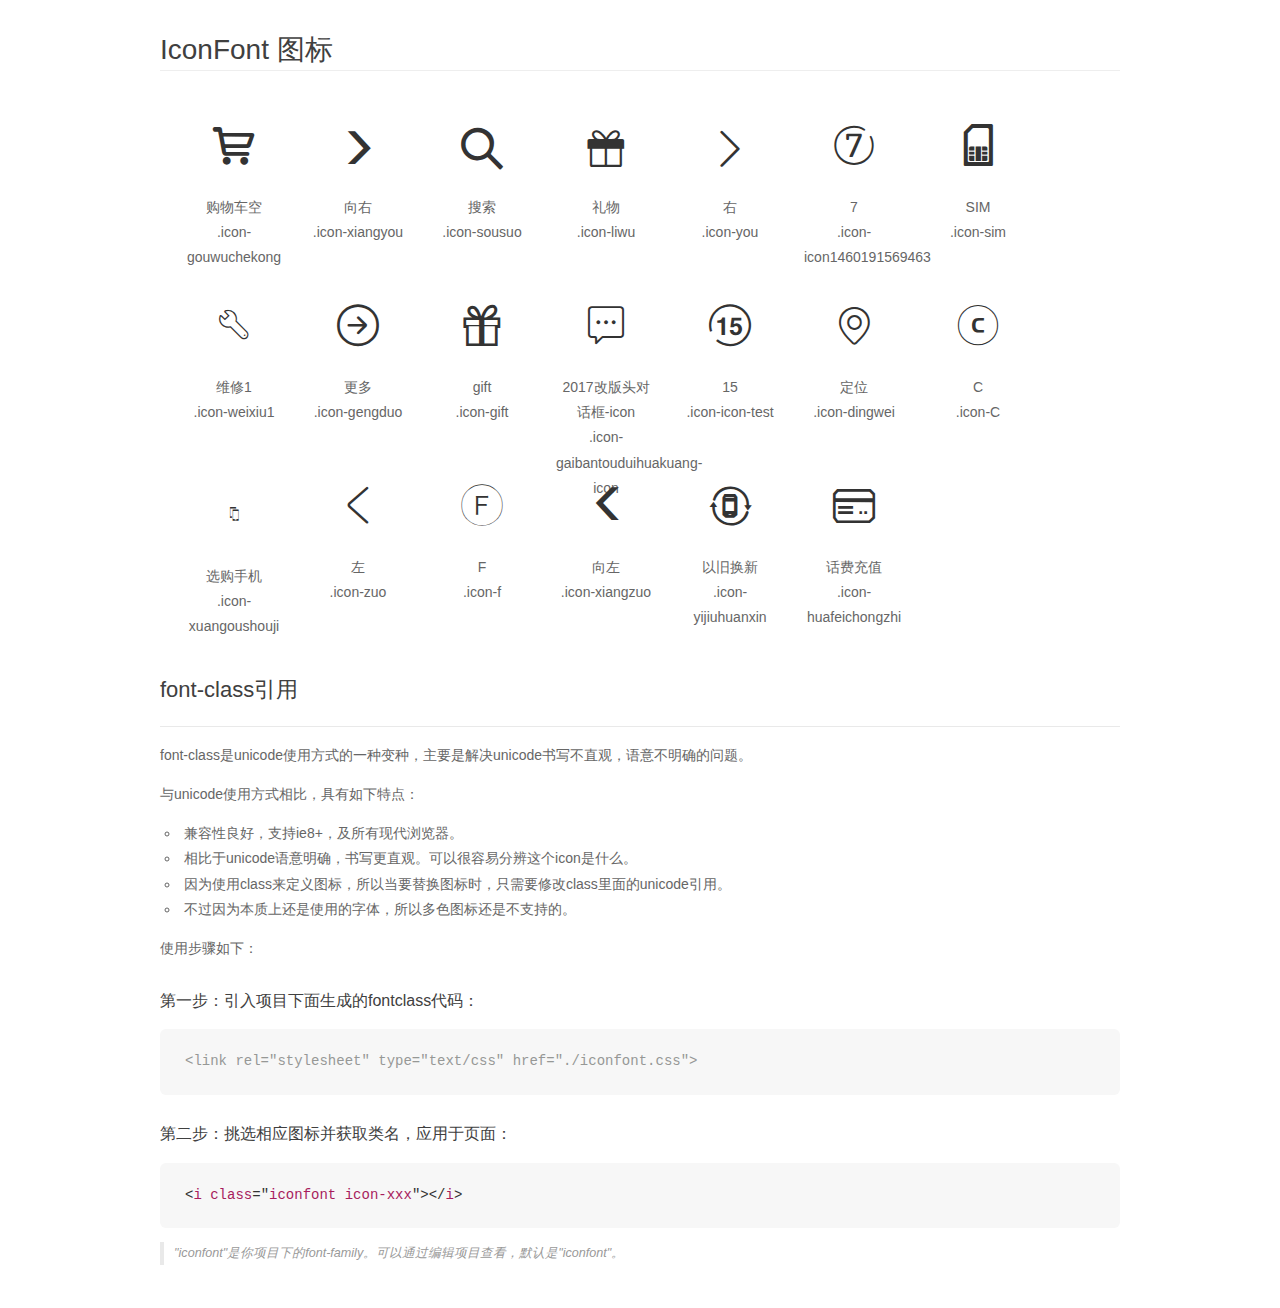
<file: iconfont/demo_fontclass.html>
<!DOCTYPE html>
<html>
<head>
    <meta charset="utf-8"/>
    <title>IconFont</title>
    <link rel="stylesheet" href="demo.css">
    <link rel="stylesheet" href="iconfont.css">
</head>
<body>
    <div class="main markdown">
        <h1>IconFont 图标</h1>
        <ul class="icon_lists clear">
            
                <li>
                <i class="icon iconfont icon-gouwuchekong"></i>
                    <div class="name">购物车空</div>
                    <div class="fontclass">.icon-gouwuchekong</div>
                </li>
            
                <li>
                <i class="icon iconfont icon-xiangyou"></i>
                    <div class="name">向右</div>
                    <div class="fontclass">.icon-xiangyou</div>
                </li>
            
                <li>
                <i class="icon iconfont icon-sousuo"></i>
                    <div class="name">搜索</div>
                    <div class="fontclass">.icon-sousuo</div>
                </li>
            
                <li>
                <i class="icon iconfont icon-liwu"></i>
                    <div class="name">礼物</div>
                    <div class="fontclass">.icon-liwu</div>
                </li>
            
                <li>
                <i class="icon iconfont icon-you"></i>
                    <div class="name">右</div>
                    <div class="fontclass">.icon-you</div>
                </li>
            
                <li>
                <i class="icon iconfont icon-icon1460191569463"></i>
                    <div class="name">7</div>
                    <div class="fontclass">.icon-icon1460191569463</div>
                </li>
            
                <li>
                <i class="icon iconfont icon-sim"></i>
                    <div class="name">SIM</div>
                    <div class="fontclass">.icon-sim</div>
                </li>
            
                <li>
                <i class="icon iconfont icon-weixiu1"></i>
                    <div class="name">维修1</div>
                    <div class="fontclass">.icon-weixiu1</div>
                </li>
            
                <li>
                <i class="icon iconfont icon-gengduo"></i>
                    <div class="name">更多</div>
                    <div class="fontclass">.icon-gengduo</div>
                </li>
            
                <li>
                <i class="icon iconfont icon-gift"></i>
                    <div class="name">gift</div>
                    <div class="fontclass">.icon-gift</div>
                </li>
            
                <li>
                <i class="icon iconfont icon-gaibantouduihuakuang-icon"></i>
                    <div class="name">2017改版头对话框-icon</div>
                    <div class="fontclass">.icon-gaibantouduihuakuang-icon</div>
                </li>
            
                <li>
                <i class="icon iconfont icon-icon-test"></i>
                    <div class="name">15</div>
                    <div class="fontclass">.icon-icon-test</div>
                </li>
            
                <li>
                <i class="icon iconfont icon-dingwei"></i>
                    <div class="name">定位</div>
                    <div class="fontclass">.icon-dingwei</div>
                </li>
            
                <li>
                <i class="icon iconfont icon-C"></i>
                    <div class="name">C</div>
                    <div class="fontclass">.icon-C</div>
                </li>
            
                <li>
                <i class="icon iconfont icon-xuangoushouji"></i>
                    <div class="name">选购手机</div>
                    <div class="fontclass">.icon-xuangoushouji</div>
                </li>
            
                <li>
                <i class="icon iconfont icon-zuo"></i>
                    <div class="name">左</div>
                    <div class="fontclass">.icon-zuo</div>
                </li>
            
                <li>
                <i class="icon iconfont icon-f"></i>
                    <div class="name">F</div>
                    <div class="fontclass">.icon-f</div>
                </li>
            
                <li>
                <i class="icon iconfont icon-xiangzuo"></i>
                    <div class="name">向左</div>
                    <div class="fontclass">.icon-xiangzuo</div>
                </li>
            
                <li>
                <i class="icon iconfont icon-yijiuhuanxin"></i>
                    <div class="name">以旧换新</div>
                    <div class="fontclass">.icon-yijiuhuanxin</div>
                </li>
            
                <li>
                <i class="icon iconfont icon-huafeichongzhi"></i>
                    <div class="name">话费充值</div>
                    <div class="fontclass">.icon-huafeichongzhi</div>
                </li>
            
        </ul>

        <h2 id="font-class-">font-class引用</h2>
        <hr>

        <p>font-class是unicode使用方式的一种变种，主要是解决unicode书写不直观，语意不明确的问题。</p>
        <p>与unicode使用方式相比，具有如下特点：</p>
        <ul>
        <li>兼容性良好，支持ie8+，及所有现代浏览器。</li>
        <li>相比于unicode语意明确，书写更直观。可以很容易分辨这个icon是什么。</li>
        <li>因为使用class来定义图标，所以当要替换图标时，只需要修改class里面的unicode引用。</li>
        <li>不过因为本质上还是使用的字体，所以多色图标还是不支持的。</li>
        </ul>
        <p>使用步骤如下：</p>
        <h3 id="-fontclass-">第一步：引入项目下面生成的fontclass代码：</h3>


        <pre><code class="lang-js hljs javascript"><span class="hljs-comment">&lt;link rel="stylesheet" type="text/css" href="./iconfont.css"&gt;</span></code></pre>
        <h3 id="-">第二步：挑选相应图标并获取类名，应用于页面：</h3>
        <pre><code class="lang-css hljs">&lt;<span class="hljs-selector-tag">i</span> <span class="hljs-selector-tag">class</span>="<span class="hljs-selector-tag">iconfont</span> <span class="hljs-selector-tag">icon-xxx</span>"&gt;&lt;/<span class="hljs-selector-tag">i</span>&gt;</code></pre>
        <blockquote>
        <p>"iconfont"是你项目下的font-family。可以通过编辑项目查看，默认是"iconfont"。</p>
        </blockquote>
    </div>
</body>
</html>
</file>
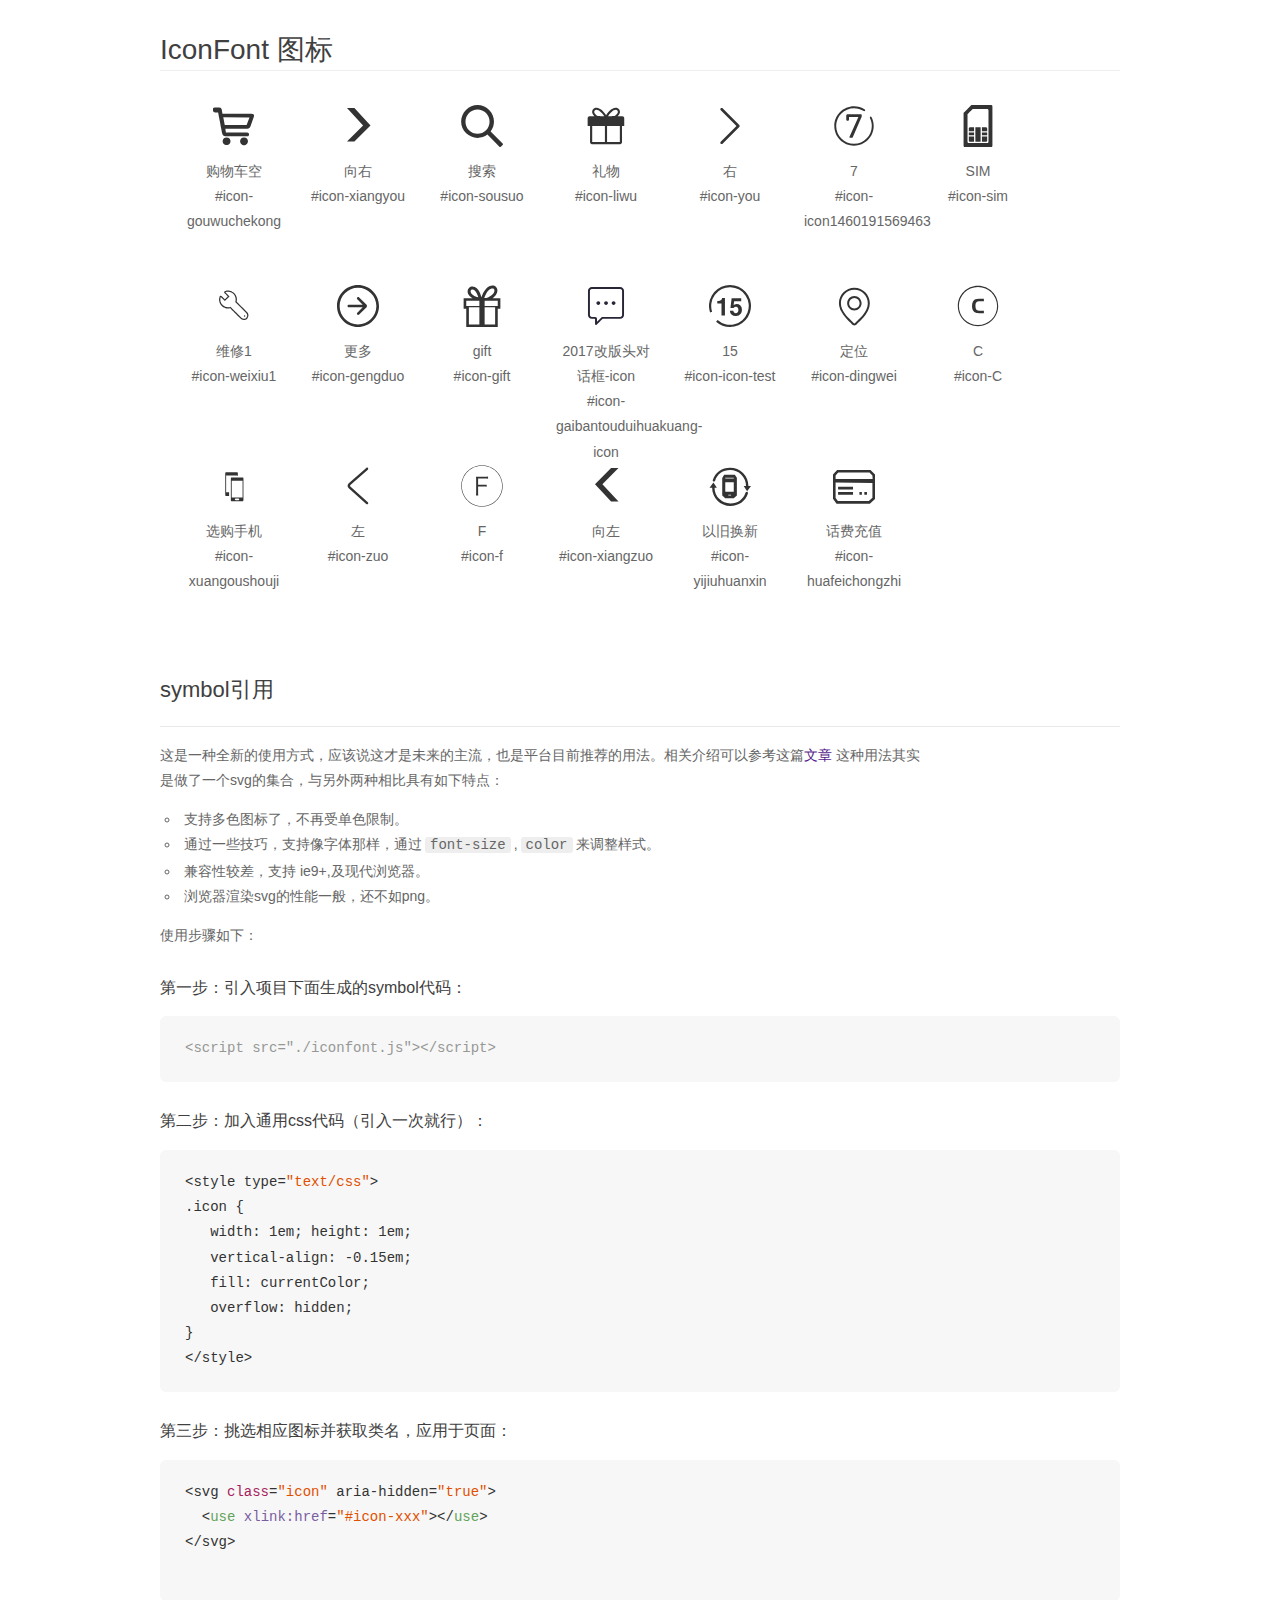
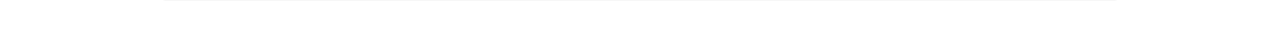
<file: iconfont/demo_symbol.html>
<!DOCTYPE html>
<html>
<head>
    <meta charset="utf-8"/>
    <title>IconFont</title>
    <link rel="stylesheet" href="demo.css">
    <script src="iconfont.js"></script>

    <style type="text/css">
        .icon {
          /* 通过设置 font-size 来改变图标大小 */
          width: 1em; height: 1em;
          /* 图标和文字相邻时，垂直对齐 */
          vertical-align: -0.15em;
          /* 通过设置 color 来改变 SVG 的颜色/fill */
          fill: currentColor;
          /* path 和 stroke 溢出 viewBox 部分在 IE 下会显示
             normalize.css 中也包含这行 */
          overflow: hidden;
        }

    </style>
</head>
<body>
    <div class="main markdown">
        <h1>IconFont 图标</h1>
        <ul class="icon_lists clear">
            
                <li>
                    <svg class="icon" aria-hidden="true">
                        <use xlink:href="#icon-gouwuchekong"></use>
                    </svg>
                    <div class="name">购物车空</div>
                    <div class="fontclass">#icon-gouwuchekong</div>
                </li>
            
                <li>
                    <svg class="icon" aria-hidden="true">
                        <use xlink:href="#icon-xiangyou"></use>
                    </svg>
                    <div class="name">向右</div>
                    <div class="fontclass">#icon-xiangyou</div>
                </li>
            
                <li>
                    <svg class="icon" aria-hidden="true">
                        <use xlink:href="#icon-sousuo"></use>
                    </svg>
                    <div class="name">搜索</div>
                    <div class="fontclass">#icon-sousuo</div>
                </li>
            
                <li>
                    <svg class="icon" aria-hidden="true">
                        <use xlink:href="#icon-liwu"></use>
                    </svg>
                    <div class="name">礼物</div>
                    <div class="fontclass">#icon-liwu</div>
                </li>
            
                <li>
                    <svg class="icon" aria-hidden="true">
                        <use xlink:href="#icon-you"></use>
                    </svg>
                    <div class="name">右</div>
                    <div class="fontclass">#icon-you</div>
                </li>
            
                <li>
                    <svg class="icon" aria-hidden="true">
                        <use xlink:href="#icon-icon1460191569463"></use>
                    </svg>
                    <div class="name">7</div>
                    <div class="fontclass">#icon-icon1460191569463</div>
                </li>
            
                <li>
                    <svg class="icon" aria-hidden="true">
                        <use xlink:href="#icon-sim"></use>
                    </svg>
                    <div class="name">SIM</div>
                    <div class="fontclass">#icon-sim</div>
                </li>
            
                <li>
                    <svg class="icon" aria-hidden="true">
                        <use xlink:href="#icon-weixiu1"></use>
                    </svg>
                    <div class="name">维修1</div>
                    <div class="fontclass">#icon-weixiu1</div>
                </li>
            
                <li>
                    <svg class="icon" aria-hidden="true">
                        <use xlink:href="#icon-gengduo"></use>
                    </svg>
                    <div class="name">更多</div>
                    <div class="fontclass">#icon-gengduo</div>
                </li>
            
                <li>
                    <svg class="icon" aria-hidden="true">
                        <use xlink:href="#icon-gift"></use>
                    </svg>
                    <div class="name">gift</div>
                    <div class="fontclass">#icon-gift</div>
                </li>
            
                <li>
                    <svg class="icon" aria-hidden="true">
                        <use xlink:href="#icon-gaibantouduihuakuang-icon"></use>
                    </svg>
                    <div class="name">2017改版头对话框-icon</div>
                    <div class="fontclass">#icon-gaibantouduihuakuang-icon</div>
                </li>
            
                <li>
                    <svg class="icon" aria-hidden="true">
                        <use xlink:href="#icon-icon-test"></use>
                    </svg>
                    <div class="name">15</div>
                    <div class="fontclass">#icon-icon-test</div>
                </li>
            
                <li>
                    <svg class="icon" aria-hidden="true">
                        <use xlink:href="#icon-dingwei"></use>
                    </svg>
                    <div class="name">定位</div>
                    <div class="fontclass">#icon-dingwei</div>
                </li>
            
                <li>
                    <svg class="icon" aria-hidden="true">
                        <use xlink:href="#icon-C"></use>
                    </svg>
                    <div class="name">C</div>
                    <div class="fontclass">#icon-C</div>
                </li>
            
                <li>
                    <svg class="icon" aria-hidden="true">
                        <use xlink:href="#icon-xuangoushouji"></use>
                    </svg>
                    <div class="name">选购手机</div>
                    <div class="fontclass">#icon-xuangoushouji</div>
                </li>
            
                <li>
                    <svg class="icon" aria-hidden="true">
                        <use xlink:href="#icon-zuo"></use>
                    </svg>
                    <div class="name">左</div>
                    <div class="fontclass">#icon-zuo</div>
                </li>
            
                <li>
                    <svg class="icon" aria-hidden="true">
                        <use xlink:href="#icon-f"></use>
                    </svg>
                    <div class="name">F</div>
                    <div class="fontclass">#icon-f</div>
                </li>
            
                <li>
                    <svg class="icon" aria-hidden="true">
                        <use xlink:href="#icon-xiangzuo"></use>
                    </svg>
                    <div class="name">向左</div>
                    <div class="fontclass">#icon-xiangzuo</div>
                </li>
            
                <li>
                    <svg class="icon" aria-hidden="true">
                        <use xlink:href="#icon-yijiuhuanxin"></use>
                    </svg>
                    <div class="name">以旧换新</div>
                    <div class="fontclass">#icon-yijiuhuanxin</div>
                </li>
            
                <li>
                    <svg class="icon" aria-hidden="true">
                        <use xlink:href="#icon-huafeichongzhi"></use>
                    </svg>
                    <div class="name">话费充值</div>
                    <div class="fontclass">#icon-huafeichongzhi</div>
                </li>
            
        </ul>


        <h2 id="symbol-">symbol引用</h2>
        <hr>

        <p>这是一种全新的使用方式，应该说这才是未来的主流，也是平台目前推荐的用法。相关介绍可以参考这篇<a href="">文章</a>
        这种用法其实是做了一个svg的集合，与另外两种相比具有如下特点：</p>
        <ul>
          <li>支持多色图标了，不再受单色限制。</li>
          <li>通过一些技巧，支持像字体那样，通过<code>font-size</code>,<code>color</code>来调整样式。</li>
          <li>兼容性较差，支持 ie9+,及现代浏览器。</li>
          <li>浏览器渲染svg的性能一般，还不如png。</li>
        </ul>
        <p>使用步骤如下：</p>
        <h3 id="-symbol-">第一步：引入项目下面生成的symbol代码：</h3>
        <pre><code class="lang-js hljs javascript"><span class="hljs-comment">&lt;script src="./iconfont.js"&gt;&lt;/script&gt;</span></code></pre>
        <h3 id="-css-">第二步：加入通用css代码（引入一次就行）：</h3>
        <pre><code class="lang-js hljs javascript">&lt;style type=<span class="hljs-string">"text/css"</span>&gt;
.icon {
   width: <span class="hljs-number">1</span>em; height: <span class="hljs-number">1</span>em;
   vertical-align: <span class="hljs-number">-0.15</span>em;
   fill: currentColor;
   overflow: hidden;
}
&lt;<span class="hljs-regexp">/style&gt;</span></code></pre>
        <h3 id="-">第三步：挑选相应图标并获取类名，应用于页面：</h3>
        <pre><code class="lang-js hljs javascript">&lt;svg <span class="hljs-class"><span class="hljs-keyword">class</span></span>=<span class="hljs-string">"icon"</span> aria-hidden=<span class="hljs-string">"true"</span>&gt;<span class="xml"><span class="hljs-tag">
  &lt;<span class="hljs-name">use</span> <span class="hljs-attr">xlink:href</span>=<span class="hljs-string">"#icon-xxx"</span>&gt;</span><span class="hljs-tag">&lt;/<span class="hljs-name">use</span>&gt;</span>
</span>&lt;<span class="hljs-regexp">/svg&gt;
        </span></code></pre>
    </div>
</body>
</html>
</file>
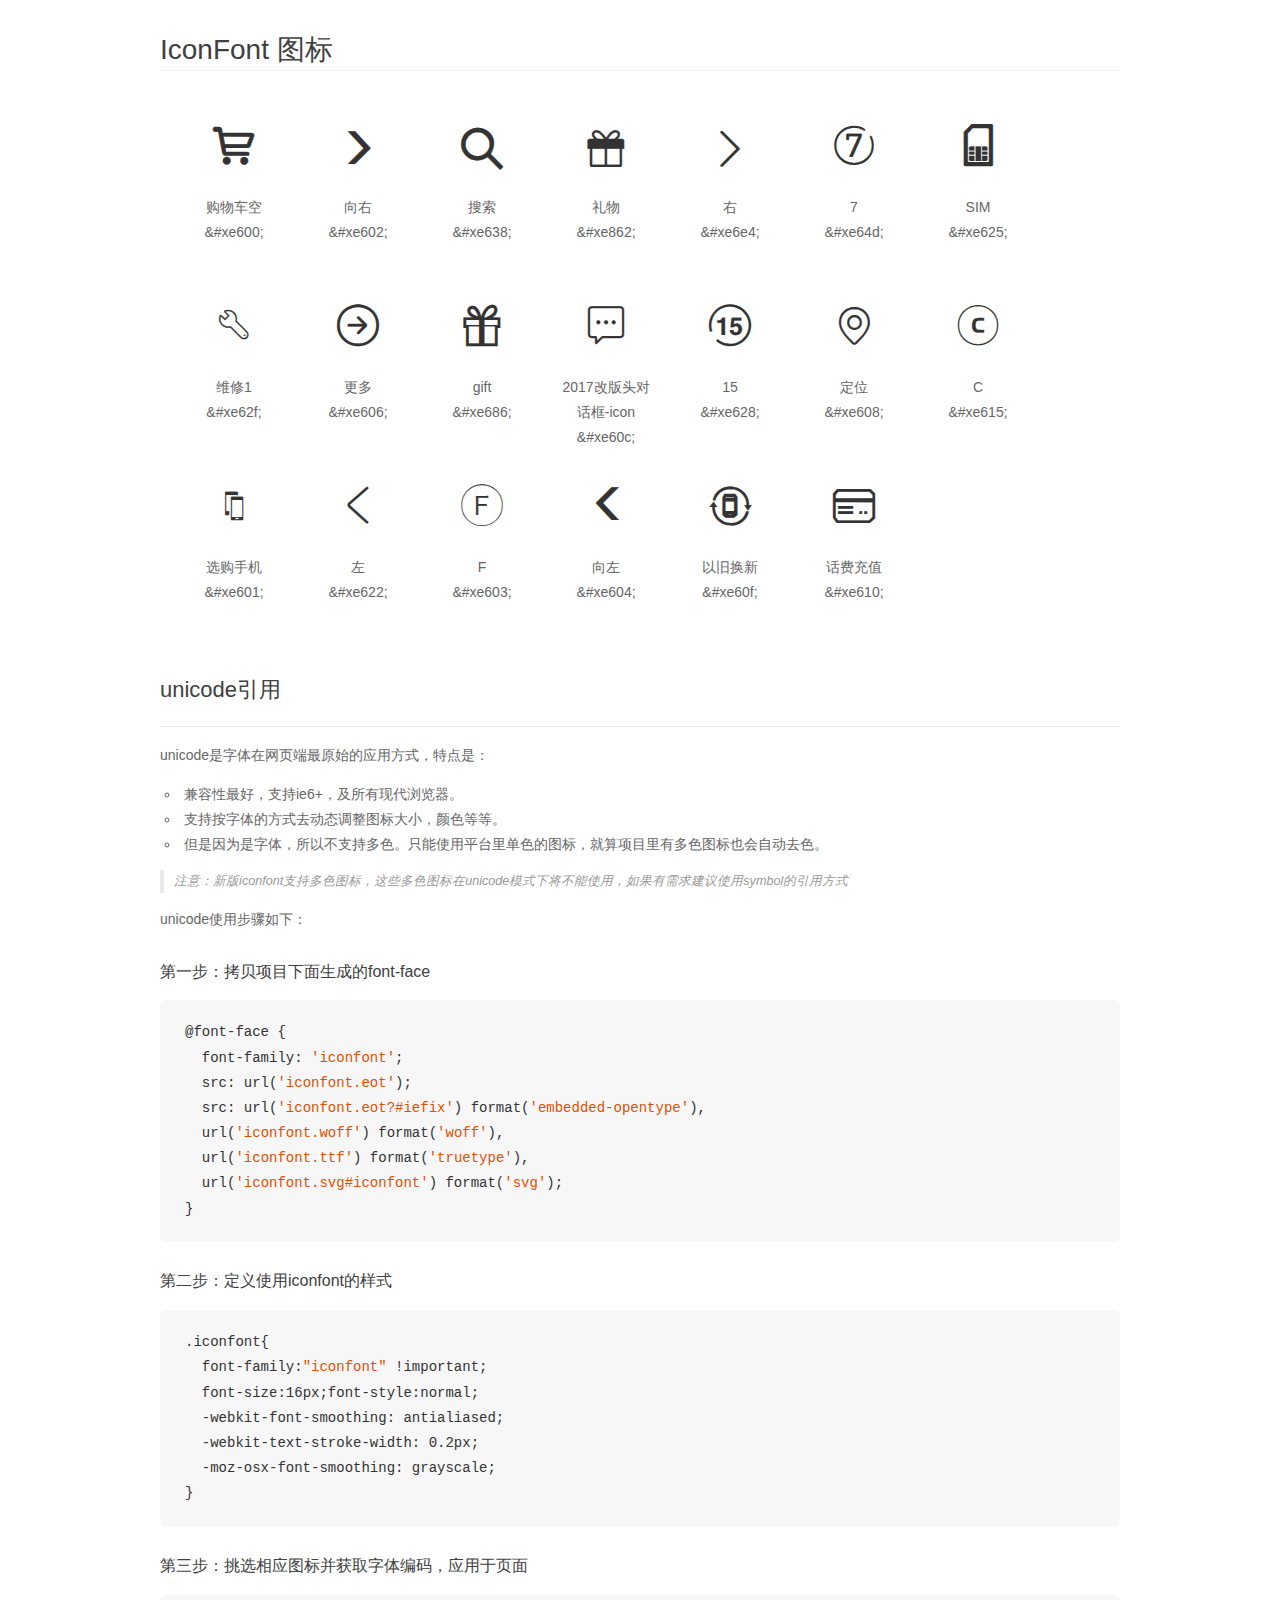
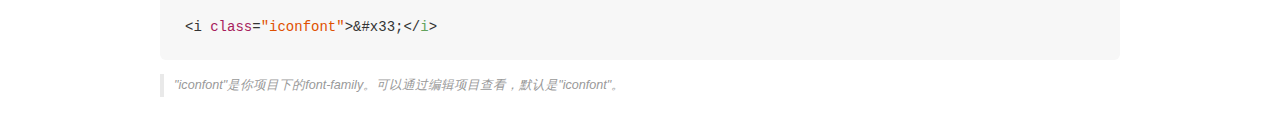
<file: iconfont/demo_unicode.html>
<!DOCTYPE html>
<html>
<head>
    <meta charset="utf-8"/>
    <title>IconFont</title>
    <link rel="stylesheet" href="demo.css">

    <style type="text/css">

        @font-face {font-family: "iconfont";
          src: url('iconfont.eot'); /* IE9*/
          src: url('iconfont.eot#iefix') format('embedded-opentype'), /* IE6-IE8 */
          url('iconfont.woff') format('woff'), /* chrome, firefox */
          url('iconfont.ttf') format('truetype'), /* chrome, firefox, opera, Safari, Android, iOS 4.2+*/
          url('iconfont.svg#iconfont') format('svg'); /* iOS 4.1- */
        }

        .iconfont {
          font-family:"iconfont" !important;
          font-size:16px;
          font-style:normal;
          -webkit-font-smoothing: antialiased;
          -webkit-text-stroke-width: 0.2px;
          -moz-osx-font-smoothing: grayscale;
        }

    </style>
</head>
<body>
    <div class="main markdown">
        <h1>IconFont 图标</h1>
        <ul class="icon_lists clear">
            
                <li>
                <i class="icon iconfont">&#xe600;</i>
                    <div class="name">购物车空</div>
                    <div class="code">&amp;#xe600;</div>
                </li>
            
                <li>
                <i class="icon iconfont">&#xe602;</i>
                    <div class="name">向右</div>
                    <div class="code">&amp;#xe602;</div>
                </li>
            
                <li>
                <i class="icon iconfont">&#xe638;</i>
                    <div class="name">搜索</div>
                    <div class="code">&amp;#xe638;</div>
                </li>
            
                <li>
                <i class="icon iconfont">&#xe862;</i>
                    <div class="name">礼物</div>
                    <div class="code">&amp;#xe862;</div>
                </li>
            
                <li>
                <i class="icon iconfont">&#xe6e4;</i>
                    <div class="name">右</div>
                    <div class="code">&amp;#xe6e4;</div>
                </li>
            
                <li>
                <i class="icon iconfont">&#xe64d;</i>
                    <div class="name">7</div>
                    <div class="code">&amp;#xe64d;</div>
                </li>
            
                <li>
                <i class="icon iconfont">&#xe625;</i>
                    <div class="name">SIM</div>
                    <div class="code">&amp;#xe625;</div>
                </li>
            
                <li>
                <i class="icon iconfont">&#xe62f;</i>
                    <div class="name">维修1</div>
                    <div class="code">&amp;#xe62f;</div>
                </li>
            
                <li>
                <i class="icon iconfont">&#xe606;</i>
                    <div class="name">更多</div>
                    <div class="code">&amp;#xe606;</div>
                </li>
            
                <li>
                <i class="icon iconfont">&#xe686;</i>
                    <div class="name">gift</div>
                    <div class="code">&amp;#xe686;</div>
                </li>
            
                <li>
                <i class="icon iconfont">&#xe60c;</i>
                    <div class="name">2017改版头对话框-icon</div>
                    <div class="code">&amp;#xe60c;</div>
                </li>
            
                <li>
                <i class="icon iconfont">&#xe628;</i>
                    <div class="name">15</div>
                    <div class="code">&amp;#xe628;</div>
                </li>
            
                <li>
                <i class="icon iconfont">&#xe608;</i>
                    <div class="name">定位</div>
                    <div class="code">&amp;#xe608;</div>
                </li>
            
                <li>
                <i class="icon iconfont">&#xe615;</i>
                    <div class="name">C</div>
                    <div class="code">&amp;#xe615;</div>
                </li>
            
                <li>
                <i class="icon iconfont">&#xe601;</i>
                    <div class="name">选购手机</div>
                    <div class="code">&amp;#xe601;</div>
                </li>
            
                <li>
                <i class="icon iconfont">&#xe622;</i>
                    <div class="name">左</div>
                    <div class="code">&amp;#xe622;</div>
                </li>
            
                <li>
                <i class="icon iconfont">&#xe603;</i>
                    <div class="name">F</div>
                    <div class="code">&amp;#xe603;</div>
                </li>
            
                <li>
                <i class="icon iconfont">&#xe604;</i>
                    <div class="name">向左</div>
                    <div class="code">&amp;#xe604;</div>
                </li>
            
                <li>
                <i class="icon iconfont">&#xe60f;</i>
                    <div class="name">以旧换新</div>
                    <div class="code">&amp;#xe60f;</div>
                </li>
            
                <li>
                <i class="icon iconfont">&#xe610;</i>
                    <div class="name">话费充值</div>
                    <div class="code">&amp;#xe610;</div>
                </li>
            
        </ul>
        <h2 id="unicode-">unicode引用</h2>
        <hr>

        <p>unicode是字体在网页端最原始的应用方式，特点是：</p>
        <ul>
        <li>兼容性最好，支持ie6+，及所有现代浏览器。</li>
        <li>支持按字体的方式去动态调整图标大小，颜色等等。</li>
        <li>但是因为是字体，所以不支持多色。只能使用平台里单色的图标，就算项目里有多色图标也会自动去色。</li>
        </ul>
        <blockquote>
        <p>注意：新版iconfont支持多色图标，这些多色图标在unicode模式下将不能使用，如果有需求建议使用symbol的引用方式</p>
        </blockquote>
        <p>unicode使用步骤如下：</p>
        <h3 id="-font-face">第一步：拷贝项目下面生成的font-face</h3>
        <pre><code class="lang-js hljs javascript">@font-face {
  font-family: <span class="hljs-string">'iconfont'</span>;
  src: url(<span class="hljs-string">'iconfont.eot'</span>);
  src: url(<span class="hljs-string">'iconfont.eot?#iefix'</span>) format(<span class="hljs-string">'embedded-opentype'</span>),
  url(<span class="hljs-string">'iconfont.woff'</span>) format(<span class="hljs-string">'woff'</span>),
  url(<span class="hljs-string">'iconfont.ttf'</span>) format(<span class="hljs-string">'truetype'</span>),
  url(<span class="hljs-string">'iconfont.svg#iconfont'</span>) format(<span class="hljs-string">'svg'</span>);
}
</code></pre>
        <h3 id="-iconfont-">第二步：定义使用iconfont的样式</h3>
        <pre><code class="lang-js hljs javascript">.iconfont{
  font-family:<span class="hljs-string">"iconfont"</span> !important;
  font-size:<span class="hljs-number">16</span>px;font-style:normal;
  -webkit-font-smoothing: antialiased;
  -webkit-text-stroke-width: <span class="hljs-number">0.2</span>px;
  -moz-osx-font-smoothing: grayscale;
}
</code></pre>
        <h3 id="-">第三步：挑选相应图标并获取字体编码，应用于页面</h3>
        <pre><code class="lang-js hljs javascript">&lt;i <span class="hljs-class"><span class="hljs-keyword">class</span></span>=<span class="hljs-string">"iconfont"</span>&gt;&amp;#x33;<span class="xml"><span class="hljs-tag">&lt;/<span class="hljs-name">i</span>&gt;</span></span></code></pre>

        <blockquote>
        <p>"iconfont"是你项目下的font-family。可以通过编辑项目查看，默认是"iconfont"。</p>
        </blockquote>
    </div>


</body>
</html>
</file>
<file: css/index.css>
@import url('base.css');
/* header开始 */
header{
	width: 100%;
	height: 40px;
	background: #333333;
}
main{
	width: 1226px;
	height: 100%;
	margin: 0 auto;
}
/* 左边 */
.head-left{
	width: 614px;
	height: 100%;
/* 	background: yellow; */
	float: left;
}
.head-left li{
	float: left;
	line-height: 40px;
}
.head-left li a{
	color: #B0B0B0;
	font-size: 12px;
	padding-left: 8px;
	padding-right: 9px;
	border-right:1px solid #3B423E;
}
.head-left li a:hover{
	color: #fff;
}
.head-left .first{
	padding-left: 0px;
}
.head-left .last{
	border-right:0px solid #3B423E;
}

/* 右边 */
.head-right{
	width: 135px;
	height: 40px;
	/* background: blue; */
	float: right;
}
.head-right li{
	float: left;
	line-height: 40px;

}
.head-right li a{
	font-size: 12px;
	color: #B0B0B0;
}
.head-right li a:hover{
	color: #fff;
}
.head-right span{
	margin-right: 7px;
	margin-left: 7px;
	color: #3B423E;
}

.shopping{
	width: 120px;
	height: 100%;
    margin-left: 15px;
    float: right;
    background: #424242;
    position: relative;
}
.shopping a{
	display: block;
	width: 100%;
	height: 100%;
}
.shopping .hezi{
	width: 300px;
	height: 100px;
	background: #fff;
	display: none;
	position: absolute;
	top: 40px;
	left: -179px;
	font-size: 14px;
	color: #000;
	text-align: center;
	line-height: 100px;
	box-shadow: 0px 2px 3px 0px rgba(0, 0, 0, 0.5);
	z-index: 200;
}
main .shopping i{
    margin-right: 4px;
    font-size: 20px;
    line-height: 20px;
    vertical-align: -8px;
    font-size: 12px;
    color: #b0b0b0;
    margin-left: 25px;
}
main .shopping i:hover{
	color: #ff6700;
}
.shopping:hover{
	background: #fff;
}
/* header结束 */

/* nav开始 */
/* .nav1{
	width: 100%;
	height: 100px;
	margin: 0 auto;
	position: relative;
} */
nav{
	width: 1226px;
	height: 100px;
	/* background: green; */
	margin: 0 auto;
	position: relative;
}
.nav-left{
	width: 55px;
	height: 55px;
	float: left;
	margin-top: 22px;
	background: url('../img/logo.png') no-repeat center center;
}
.nav-center{
	width: 634px;
	height: 100px;
	/* background: red; */
	float: left;
	margin-left: 189px;
}
.nav-center li{
	float: left;
	line-height: 100px;
	transition: all ease 0.5s;
}
.nav-center li a{
	font-size: 15px;
	color: #333333;
	margin-right: 20px;
}
.nav-center li a:hover{
	color: #FF6700;
}
nav .item1{
	width: 100%;
	height: 229px;
	background: #fff;
	position: absolute;
	top: 100px;
	left: 0;
	display: none;
	box-sizing: border-box;
	border-top: 1px solid #e0e0e0;
	z-index: 800;
	padding-left: 15px;
	padding-right: 40px;
}
nav .item1 li{
	width: 203px;
	height: 229px;
	background: #fff;
}
nav .item1 li .top{
	width: 76px;
	height: 20px;
	border: 1px solid #ff6700;
	margin: 0 auto;
	font-size: 12px;
	color: #ff6700;
	text-align: center;
	line-height: 20px;
}
nav .item1 li .top1{
	opacity: 0;
}
nav .item1 li .tu{
	width: 150px;
	height: 120px;
	margin: 10px auto;
	
}
nav .item1 li .tu img{
	display: block;
	width: 100%;
	height: 100%;
}
nav .item1 li .s1{
	font-size: 12px;
	color: #000;
	line-height: 20px;
	display: block;
	text-align: center;
}
nav .item1 li .s2{
	font-size: 12px;
	color: #ff6700;
	line-height: 20px;
	display: block;
    text-align: center;
}
.nav-right{
	width: 294px;
	height: 48px;
	/* background: yellow; */
	float: right;
	margin-top: 25px;
	border: 1px solid #e0e0e0;
}
.nav-right .left{
	width: 243px;
	height: 48px;
	border-right: 1px solid #e0e0e0;
	float: left;
}
.left .xm{
	width: 53px;
	height: 18px;
	background: #EEEEEE;
	margin-top: 15px;
	margin-left: 93px;
	display: block;
	font-size: 11px;
	color: #757575;
	text-align: center;
	line-height: 18px;
	float: left;
}
.left .xm:hover{
	background: #FF6700;
}
.nav-right .left a:hover{
	color: #fff;
}
.left .rg{
	width: 82px;
	height: 18px;
	background: #EEEEEE;
	font-size: 11px;
	color: #757575;
	text-align: center;
	line-height: 18px;
	float: right;
	margin-top: 15px;
	margin-right: 10px;
}
.left .rg:hover{
	background: #FF6700;
}
.nav-right .jing{
    width: 50px;
    height: 50px;
    display: block;
    float: left;
}
.nav-right .jing:hover{
	background: #FF6700;
}
.nav-right .jing i{
    width: 25px;
    height: 25px;
    font-size: 20px;
    line-height: 47px;
    color: #616161;
    margin-left: 12px;
    margin-top: 15px;
}
.nav-right .jing:hover i{
	color: #fff;
}
/* nav结束 */

/* banner开始 */
section{
	width: 1226px;
	height: 460px;
	margin: 0 auto;
	position: relative;
	margin-bottom: 14px;
}
.banner{
	width: 1226px;
	height: 460px;
	float: left;
	position: relative;
	overflow: hidden;
}
.banner li{
	width: 1226px;
	height: 460px;
	position: absolute;
	top: 0;
	left: 100%;
	display: block;
}
.banner li:first-child{
	display: block;
	left: 0;
}
.banner li a{
    width: 1226px;
    height: 460px;
    float: left;
    /* position: absolute; */
    top: 0;
    left: 0;
}
.banner-left{
	width: 41px;
	height: 69px;
	position: absolute;
	top: 210px;
	left: 233px;
	color: #A6A7A8;
/*     background: black; */
}
.banner-left a,.banner-right a{
	line-height: 69px;
	font-size: 41px;
	color: #a9a9aa;
}
.banner-left:hover,.banner-right:hover{
	width: 41px;
	height: 69px;
    background: rgba(15, 16, 20, 0.7);
}
.banner-right{
	width: 41px;
	height: 69px;
	position: absolute;
	top: 210px;
	right: 10px;
/* 	background: black; */
}
.btn-list{
	width: 100px;
	height: 10px;
	/* background: red; */
	position: absolute;
	right: 35px;
	bottom: 25px;
}
.btn-list li{
	width: 6px;
	height: 6px;
	margin-right: 10px;
	border-radius: 50%;
	float: left;
	background: #3e4143;
	border: 2px solid #8a857c;
	/* display: none; */
}
/* .btn-list li:first-child{
	display: block;
} */
.btn-list li a{
	display: block;
	width: 100%;
	height: 100%;
}
.btn-list .last{
	margin-right: 0;
}
/* .btn-list li:hover{
	background: #fff;
} */
/* banner结束 */

/* 侧导航 */
aside{
	width: 234px;
	height: 100%;
	background: rgba(15, 16, 20, 0.7);
	position: absolute;
	top: 0;
	left: 0;
}
.banner-left1{
	width:100%;
	height: 100%;
	position:  absolute;
	top: 0;
	left: 0;
	/* float: left; */

}
.banner-left1 li{
	width: 234px;
	height: 43px;
	float: left;
	/* background: red; */

}
.banner-left1 li a{
	float: left; 
	width: 204px;
	height: 42px;
	font-size: 14px;
	line-height: 42px;
	color: #fff;
	padding: 0 20px;
	display: block;
}
.banner-left1>li>a:hover{
	background: #ff6700;
}
.banner-left1 .first{
	margin-top: 20px;
}
.banner-left1 li a span:nth-of-type(2){
	float: right;
	margin-right: 24px;
}

.banner-left1 li .item{
	width: 800px;
	height: 460px;
	background: #fff;
	position: absolute;
	left: 234px;
	top: 0;
	display: none;
	z-index: 200;
	border: 1px solid #e0e0e0;
}
.banner-left1 li .item li{
	width: 265px;
	height: 76px;
	float: left;
}
.banner-left1 li .item li .link img{
	width: 40px;
	height: 40px;
	float: left;
	margin-left: 40px;

}
.banner-left1 li .item li .link{
    float: left;
    margin-top: 19px;
}
.banner-left1 li .item li .link:hover span{
    color: #ff6700;
}
.banner-left1 li .item li .link span{
    float: left;
    font-size: 12px;
    margin-left: 10px;
    color: #000;
}
.banner-left1 li .item li .btn{
    float: right;
    margin-right: 10px;
    width: 30px;
    height: 22px;
    border: 1px solid #ff6700;
    text-align: center;
    line-height: 22px;
    margin-top: -35px;
    font-size: 12px;
    color: #ff6700;
}
.banner-left1 li .item li:hover .btn{
    background: #ff6700;
    color: #fff;
}
/* center */
.center{
	width: 1226px;
	height: 170px;
	margin: 0 auto 26px;
}
.center1{
	width: 234px;
	height: 170px;
	background: #5f5750;
	margin-right: 14px;
	float: left;
}
.one-box{
	width: 225px;
	height: 169px;
	float: left;
/* 	padding-top: 14px; */
	padding-left: 19px;
	position: relative;
}
.one-box .xian1{
	width: 62px;
	height: 1px;
	background: #665e57;
	position: absolute;
	top: 74px;
	left: 14px;

}
.one-box .xian2{
	width: 52px;
	height: 1px;
	background: #665e57;
	position: absolute;
	top: 74px;
	left: 88px;

}
.one-box .xian3{
	width: 62px;
	height: 1px;
	background: #665e57;
	position: absolute;
	top: 74px;
	right: 25px;

}
.one-box li{
	width: 64px;
    height: 69px;
	float: left;
	border-right: 1px solid #665e57;
/*     margin-bottom: 8px; */
    margin-top: 14px;
}
.one-box li a:hover{
	color: #fff;
}
.one-box .three, .one-box .six{
	border-right: 0;
}
.one-box .three a, .one-box .six a{
	border-right: 0;
}
.one-box li a{
    width: 64px;
    height: 70px;
    float: left;
    border-right: 1px solid #665e57;
    margin-bottom: 3px;
    line-height:26px;
    font-size: 12px;
    color: #cdc5a7;
    text-align:center;
}
.one-box li p{
	font-size: 20px;
}
.center2{
	width: 316px;
	height: 170px;
	/* background: pink; */
	float: left;
	margin-right: 15px;
}
.center3{
	width: 316px;
	height: 170px;
	/* background: pink; */
	float: left;
	margin-right: 15px;
}
.center4{
	width: 316px;
	height: 170px;
	/* background: pink; */
	float: left;
}
.center2 img{
	width: 316px;
	height: 100%;
	float: left;
}
.center3 img{
	width: 316px;
	height: 100%;
	float: left;
}
.center4 img{
	width: 316px;
	height: 100%;
	float: left;
}

/* 小米明星单品开始 */
.star{
	width: 1226px;
	height: 398px;
	/* background: red; */
	margin: 0 auto;
	position: relative;
	margin-bottom: 40px;
	overflow: hidden;
	
}
.star-top{
	width: 1226px;
	height: 58px;
	/* background: yellow; */
	/* margin: 0 auto; */
}
h2{ 
	font-weight: 200;
	line-height: 58px;
	float: left;
	font-size: 22px;
}
.btn-left{
	width: 34px;
	height: 22px;
	border: 1px solid #e0e0e0;
	float: right;
	margin-top: 26px;
}
.btn-right{
	width: 34px;
	height: 22px;
	border: 1px solid #e0e0e0;
	border-right: 0;
	float: right;
	margin-top: 26px;
}
.btn-left i{
	margin-left: 9px;
}
.btn-left i:hover{
	color: #ff6700;
}
.btn-right i{
	margin-left: 9px;
}
/* star-bottom */
.star-bottom{
	width: 2480px;
	height: 340px;
	/* background: pink; */
	padding-bottom: 40px;
	/* transition: all ease 0.5s; */
	/* position: absolute;
	top: 58px;
	left: 0; */
	margin-left: 0;
	transform: translateX(0px);
}
.star-bottom li{
	width: 234px;
	height: 340px;
	background: #fafafa;
	float: left;
	margin-right: 14px;
}
/* .star-bottom .bottom1-last{
	margin-right: 14px;
	/* float: right; */
/* }  */
.star-bottom .bottom1{
	border-top: 1px solid #FFAC13;
}
.star-bottom .bottom2{
	border-top: 1px solid #83C44E;
}
.star-bottom .bottom3{
	border-top: 1px solid #2196F3;
}
.star-bottom .bottom4{
	border-top: 1px solid #E53935;
}
.star-bottom .bottom1-last{
	border-top: 1px solid #00C0A5;
}
.star-bottom .bottom1-1{
	width: 160px;
	height: 160px;
	display: block;
	margin: 22px 37px;
}
.star-bottom img{
	width: 160px;
	height: 160px;
	float: left;
}
.title p{
	font-size: 14px;
	color: #212121;
	text-align: center;
	margin-top: 32px;
}
.star-bottom .desc{
	font-size: 12px;
	color: #b0b0b0;
	text-align: center;
    margin-top: 3px;
}
.star-bottom .price{
	font-size: 14px;
	color: #ff6709;
	text-align: center;
    margin-top: 12px;
}
.bottom1-last .desc{
	font-size: 12px;
	color: #b0b0b0;
	text-align: center;
    margin-top: 3px;
}
.bottom1-last .price{
	font-size: 14px;
	color: #ff6709;
	text-align: center;
    margin-top: 12px;
}
/* 小米明星单品结束 */

/* max-box开始 */
.max-box{
	width: 100%;
	height: 5290px;
	background: #f5f5f5;
}
.container{
	width: 1226px;
	height: 5248px;
	/* background: yellow; */
	margin: 0 auto;
}
.container:before, .container:after {
    content: " ";
    display: table;
}
.container:after {
    clear: both;
}
/* 家电开始 */
.jiadian{
	width: 1226px;
	height: 686px;
	/* background: pink; */
	margin: 0 auto;
	margin-bottom: 8px;
}
.jiadian-top{
	width: 1226px;
	height: 58px;
	/* background: yellow; */
}
.jiadian .jiadian-top .title{
	font-size: 22px;
	color: #333;
	line-height: 58px;
	font-weight: 200;
	float: left;
}
.jiadian .jiadian-top .more{
	width: 280px;
	height: 42px;
	/* background: green; */
	float: right;
}
.jiadian-top .top-right{
	width: 280px;
	height: 26px;
	padding-top: 16px;
	/* background: red; */
}
.jiadian .jiadian-top .more .top-right .tab-active{
	color: #ff6700;
	border-bottom: 2px solid #ff6700;
}
.jiadian .jiadian-top .more .top-right .tab-active li{
	margin: 0 0 0 30px;
	transition: border-color 0.5s;
	float: left;

}
.jiadian .jiadian-top .more .top-right a{
	font-size: 16px;
	color: #424242;
}
.jiadian .jiadian-top .more .top-right li a:hover{
	color: #ff6700;
	border-bottom: 2px solid #ff6700;
}
.top-right li{
	float: left;
	margin-left: 30px;
}


.jiadian-bottom{
	width: 1226px;
	height: 628px;
	/* background: green; */
	/* margin-left: 14px; */
}
.jiadian-bottom .bottom-lbox{
	width: 234px;
	height: 628px;
	/* background: red; */
	float: left;
	/* margin-right: 14px; */
	transition: all .2s;
}
.jiadian-bottom .bottom-lbox a:hover{
	transform: translate(0,-2px);
	box-shadow:0px 0px 40px 2px rgba(0, 0, 0, 0.3);
}
.jiadian-bottom .bottom-lbox a{
	width: 234px;
	height: 614px;
	float: left;
}
.jiadian-bottom .bottom-lbox img{
	width: 100%;
	height: 100%;
}
.jiadian-bottom .bottom-rbox{
	width: 992px;
	height: 614px;
	/* background: red; */
	float: right;
	
}

.bottom-rbox .rbox1 .kuang{
    width: 64px;
    height: 20px;
    background-color: #e53935;
    font-size: 12px;
    line-height: 20px;
    text-align: center;
    color: #fff;
    margin-left: 80px;
}
.bottom-rbox .rbox2 .kuang1{
    width: 64px;
    height: 20px;
    background-color: #83c44e;
    font-size: 12px;
    line-height: 20px;
    text-align: center;
    color: #fff;
    margin-left: 80px;
}

.bottom-rbox .rbox2 .kuang2{
	width: 64px;
    height: 20px;
}
.jiadian-bottom .bottom-rbox .rbox1{
	width: 234px;
	height: 280px;
	background: #fff;
	float: left;
	margin: 0 0 14px 14px;
	padding: 0 0 20px 0;
	transition: all 0.5s;
}

.jiadian-bottom .bottom-rbox .rbox2{
	width: 234px;
	height: 280px;
	background: #fff;
	float: left;
	margin: 0 0 14px 14px;
	padding: 0 0 20px 0;
    transition: all .2s linear;
    position: relative;
    overflow: hidden;
}
.jiadian-bottom li:hover{
	transform: translate(0,-2px);
	box-shadow:0px 0px 40px 2px rgba(0, 0, 0, 0.3);
}
.jiadian-bottom .bottom-rbox .rbox3{
	width: 234px;
	height: 280px;
	background: #F5F5F5;
	float: left;
	margin: 0 0 14px 14px;
	padding: 0 0 20px 0;
    transition: all .2s linear;
    position: relative;
    /* overflow: hidden; */
}
.jiadian-bottom .rbox3:hover{
	transform: translate(0,0);
	box-shadow:0px 0px 0px 0px rgba(0, 0, 0, 0);
	/* overflow: hidden; */
}
.jd-small-a .jd-small{
	width: 174px;
	height: 64px;
	padding: 8px 30px;
	background: #ff6700;
    position: absolute;
    left: 0;
    bottom: -80px;
    transition: all .2s linear;
}
.jd-small-a .jd-small p{
	font-size: 12px;
	color: #fff;
	text-align: center;
	margin-top: 5px;
}
.jd-small-a .jd-small .pingjia{
	font-size: 12px;
	color: rgba(255, 255, 255, 0.5);
	text-align: center;
	margin-top: -12px;
}
.jiadian-bottom li:hover .jd-small{
	bottom: 0;
}

.jiadian-bottom .bottom-rbox .rbox3-top{
	width: 234px;
	height: 93px;
	float: left;
	padding-top: 50px;
	/* margin: 0 0 14px 14px; */
	background: #fff;
	margin-bottom: 14px;
	transition: all  0.2s linear;
}
.jiadian-bottom .bottom-rbox .rbox3-top:hover{
	transform: translate(0,-2px);
	box-shadow:0px 0px 40px 2px rgba(0, 0, 0, 0.3);
}

.jiadian-bottom .bottom-rbox .rbox3-bottom{
	width: 234px;
	height: 93px;
	float: left;
	padding-top: 50px;
	background: #fff;
}
.jiadian-bottom .bottom-rbox .rbox3-bottom:hover{
	transform: translate(0,-2px);
	box-shadow:0px 0px 40px 2px rgba(0, 0, 0, 0.3);
}
.jiadian-bottom .bottom-rbox .rbox3-1{
    width: 80px;
    height: 80px;
    display: block;
    float: right;
    font-size: 50px;
    color: #ff6700;
    margin-right: 20px;
}
.jiadian-bottom .bottom-rbox .rbox3-1 p{
	font-size: 50px;
    color: #ff6700;
    margin-left: 7px;
}
.jiadian-bottom .rbox3-1 img{
    width: 80px;
    height: 80px;
    float: right;
}
.jiadian-bottom .bottom-rbox .title2 p{
    font-size: 14px;
    color: #333;
    margin: -10px 110px 5px 30px;
}
.jiadian-bottom .bottom-rbox .rbox1-1{
	width: 150px;
	height: 150px;
	display: block;
	margin: 0 42px 18px 42px;
}
.jiadian-bottom img{
	width: 150px;
	height: 150px;
	float: left;
}
.jiadian-bottom .bottom-rbox .title1 p{
	font-size: 14px;
	color: #333;
	text-align: center;
	margin-top: 15px;
}
.jiadian-bottom .desc{
	font-size: 12px;
	color: #b0b0b0;
	text-align: center;
    line-height: 24px;
}
.rbox3 .rbox3-bottom .desc{
	display: inline-block;
	margin-left: 30px;
}
.jiadian-bottom .price{
	font-size: 14px;
	color: #ff6709;
	text-align: center;
    line-height: 39px;
}
.rbox3 .rbox3-top .price{
	display: inline-block;
	margin-left: 30px;
}
.jiadian-bottom .price del{
	color: #b0b0b0;
	text-decoration: line-through;
	text-align: center;
}
/* 家电结束 */

/* 为你推荐开始 */
.recommend{
	width: 1226px;
	height: 358px;
	/* background: red; */
	margin: 0 auto;
	position: relative;
	margin-bottom: 40px;
	overflow: hidden;
}
.recommend-top{
	width: 1226px;
	height: 58px;
	/* background: yellow; */
	margin: 0 auto;
}
h2{ 
	font-weight: 200;
	line-height: 58px;
	float: left;
	font-size: 22px;
}
.recommend-top .btn-left{
	width: 34px;
	height: 22px;
	border: 1px solid #e0e0e0;
	float: right;
	margin-top: 26px;
}
.recommend-top .btn-right{
	width: 34px;
	height: 22px;
	border: 1px solid #e0e0e0;
	border-right: 0;
	float: right;
	margin-top: 26px;
}
.recommend-top .btn-left i{
	margin-left: 9px;
}
.recommend-top .btn-left i:hover{
	color: #ff6700;
}
.recommend-top .btn-right i{
	margin-left: 9px;
}
/* recommend-bottom */
.recommend-bottom{
	width: 2480px;
	height: 320px;
	/* background: pink; */
	padding-bottom: 40px;
	transition: all ease 0.5s; 
	margin-left: 0;
	transform: translateX(0px);
}
.recommend-bottom li{
	width: 234px;
	height: 300px;
	background: #fff;
	float: left;
	margin-right: 14px;
	transition: all 0.6s;
}
.recommend-bottom li:hover{
	transform: translate(0,-2px);
	box-shadow:0px 0px 40px 2px rgba(0, 0, 0, 0.3);
}
.recommend-bottom .bottom1-last{
	margin-right: 0;
	/* float: right; */
}
.recommend-bottom .bottom1-1{
	width: 140px;
	height: 140px;
	display: block;
	margin: 22px 48px;
}
.recommend-bottom img{
	width: 140px;
	height: 140px;
	float: left;
}
.recommend-bottom .bottom1-1 .title p{
	font-size: 14px;
	color: #333;
	text-align: center;
	margin-top: 32px;
}
.recommend-bottom .tips{
	font-size: 12px;
	color: #757575;
	text-align: center;
    margin-top: 12px;
}
.recommend-bottom .price{
	font-size: 14px;
	color: #ff6709;
	text-align: center;
    margin-top: 10px;
}
.recommend-bottom .bottom1-last .tips{
	font-size: 12px;
	color: #757575;
	text-align: center;
    margin-top: 12px;
}
.recommend-bottom .bottom1-last .price{
	font-size: 14px;
	color: #ff6709;
	text-align: center;
    margin-top: 10px;
}
/* 为你推荐结束 */

/* 热评产品开始 */
.comment{
	width: 1226px;
	height: 473px;
	/* background: red; */
	margin: 0 auto;
	position: relative;
	margin-bottom: 22px;
}
.comment-top{
	width: 1226px;
	height: 58px;
	/* background: yellow; */
	margin: 0 auto;
}
.comment-top .title{
	font-size: 22px;
	color: #333;
	line-height: 58px;
	font-weight: 200;
}

/* comment-bottom */
.comment-bottom{
	width: 1240px;
	height: 415px;
	/* background: pink; */
	padding-bottom: 40px;
	position: relative;
	overflow: hidden;
	transition: all 2s;
}
.comment-bottom li{
	width: 296px;
	height: 415px;
	background: #fafafa;
	float: left;
	margin-right: 14px;
	margin-bottom: 14px;
	transition: all 0.6s;
}
.comment-bottom li:hover{
    transform: translate(0, -2px);
	box-shadow:0px 0px 40px 2px rgba(0, 0, 0, 0.3);
}
.comment-bottom .bottom1-1{
	width: 296px;
	height: 220px;
	display: block;
	margin: 0 0 28px;
}
.comment-bottom img{
	width: 296px;
	height: 220px;
	float: left;
}
.comment-bottom .bottom1 .review{
	width: 240px;
	height: 72px;
	font-size: 14px;
	color: #333;
	/* text-align: center; */
	/* margin-top: 32px; */
	line-height: 24px;
	margin: 0 28px 22px 28px;
	font-weight: 400;
}
.comment-bottom .bottom1 .review a{
	width: 240px;
	height: 48px;
	display: block;
	color: #333;
	font-size: 14px;
	line-height: 24px;
	font-weight: 400;
	margin-top: 14px;
}
.comment-bottom .author{
	font-size: 12px;
	color: #b0b0b0;
    margin-top: 3px;
    line-height: 18px;
    margin: 0 28px 8px 28px;
    padding: 0 10px 0 0;
}
.comment-bottom .info{
	width: 236px;
	height: 21px;
	margin: 0 30px;
}
.comment-bottom .info .title{
	display: inline-block;
    margin: 0;
    font-size: 14px;
    color: #333;
    font-weight: 400;
    max-width: 170px;
}
.comment-bottom .info .title a{
	color: #333;
	font-size: 14px;
	font-weight: 400;
}
.comment-bottom .info .title .sep{
	color: #e0e0e0;
	margin: 0 3px;
}
.comment-bottom .info .title .num{
	color: #ff6700;
}

/* 热评产品结束 */

/* 内容开始 */
.content{
	width: 1226px;
	height: 478px;
	margin: 0 auto;
	position: relative;
	margin-bottom: 22px;
}
.content-top{
	width: 1226px;
	height: 58px;
	margin: 0 auto;
}
.content-top .title{
	font-size: 22px;
	color: #333;
	line-height: 58px;
	font-weight: 200;
}

.content-bottom{
	width: 1240px;
	height: 420px;
	display: block;
	color: #333;
}
.content-bottom li{
	width: 296px;
	height: 374px;
	background: #fff;
	float: left;
	padding-top: 45px;
	border-top: 1px solid #e0e0e0;
	margin-bottom: 14px;
	margin-right: 14px;
	transition: all 0.5s;
	position: relative;
}
.content-bottom li:hover{
    transform: translate(0, -2px);
	box-shadow:0px 0px 40px 2px rgba(0, 0, 0, 0.3);
}
.content-bottom .title{
	display: block;
	margin: 0 10px 18px;
    font-size: 16px;
    font-weight: 400;
    text-align: center;
    color: #ffac13;
    width: 276px;
    height: 24px;
}

.content-bottom .carousel-wrapper{
	width: 296px;
	height: 340px;
	display: block;
	color: #ffac13;
}
.content-bottom li .anniu-left{
	width: 20px;
	height: 24px;
	padding: 12px 0;
    font-size: 18px;
    line-height: 24px;
	position: absolute;
	top: 50%;
	left: 0;
	margin-top: -20px;
	color: #fafafa;
	transition: all .6s;
	opacity: 1;
}
.anniu-left a,.anniu-right a{
	line-height: 24px;
	font-size: 18px;
	color: #fafafa;
	float: left;
}
.anniu-right a{
	line-height: 24px;
	font-size: 18px;
	color: #fafafa;
	float: right;
}
.content-bottom li:hover .anniu-left,.content-bottom li:hover .anniu-right{
	width: 20px;
	height: 24px;
    background: rgba(0, 0, 0, 0.2);
}
.content-bottom li .anniu-left:hover{
	background: rgba(0, 0, 0, 0.6);
}
.content-bottom li .anniu-right:hover{
	background: rgba(0, 0, 0, 0.6);
}
.content-bottom li .anniu-right{
	width: 20px;
	height: 24px;
	padding: 12px 0;
	position: absolute;
	top: 50%;
	right: 0;
	margin-top: -20px;
	color: #fafafa;
	transition: all .6s;
	opacity: 1;
	float: right;
}
.content-bottom .carousel-wrapper .name{
	margin: 0 20px 5px;
    font-size: 20px;
    color: #333;
    font-weight: 400;
    line-height: 1.25;
}
.content-bottom .carousel-wrapper .name a{
	display: block;
	color: #333;
	text-align: center;
}
.content-bottom .carousel-wrapper .desc{
	margin: 0 48px 10px;
    height: 40px;
    font-size: 12px;
    color: #b0b0b0;
    line-height: 20px;
    text-align: center;
}
.content-bottom .carousel-wrapper .desc a{
	color: #b0b0b0;
	display: block;
	text-align: center;
}
.content-bottom .carousel-wrapper .price{
	height: 21px;
    margin: 0 10px 15px;
    text-align: center;
}
.content-bottom .carousel-wrapper .price a{
	color: #333;
	display: block;
}
.content-bottom .carousel-wrapper .figure{
    width: 216px;
    height: 154px;
    margin: 0 auto;
}
.content-bottom .carousel-wrapper .figure img{
	width: 216px;
	height: 154px;
	display: block;
}
.content-bottom .carousel-wrapper .pagers-wrapper{
	width: 296px;
	height: 30px;
	text-align: center;
	position: relative;
	
}
.content-bottom .carousel-wrapper .xm-pagers{
	width: 115px;
	height: 30px;
	position: absolute;
    bottom: 0;
    left: 100px;
}
.content-bottom .carousel-wrapper .xm-pagers li:hover{
    transform: translate(0, 0);
	box-shadow:0px 0px 0px 0px rgba(0, 0, 0, 0);
}
.content-bottom .carousel-wrapper .xm-pagers .pager-active{
	display: inline-block;
    width: 10px;
    height: 10px;
    padding: 10px;
    margin: 0 2px;
    color: #ffac13;
    border: 0;
}
.content-bottom .carousel-wrapper .xm-pagers .dot{
	display: block;
    width: 6px;
    height: 6px;
    border: 2px solid #f5f5f5;
    border-radius: 6px;
    text-align: left;
    border-color: #ff6700;
}
.content-bottom .carousel-wrapper .xm-pagers .pager{
	display: inline-block;
    width: 10px;
    height: 10px;
    padding: 13px;
    margin: 0 2px;
    color: #ffac13;
    border: 0;
}
.content-bottom .carousel-wrapper .xm-pagers .pager .dot1:hover{
	background: #ff6700;
}
.content-bottom .carousel-wrapper .xm-pagers .pager .dot1{
	display: block;
    width: 6px;
    height: 6px;
    border-radius: 50%;
    text-align: left;
    background: #b0b0b0;
}
.content-bottom .content-item1{
	border-top: 1px solid #FFAC13;
}
.content-bottom .content-item2{
	border-top: 1px solid #83C44E;
}
.content-bottom .content-item3{
	border-top: 1px solid #2196F3;
}
.content-bottom .content-item4{
	border-top: 1px solid #E53935;
}
/* 内容结束 */


/* 视频开始 */
.video{
	width: 1226px;
	height: 343px;
	/* background: red; */
	margin: 0 auto;
	position: relative;
	margin-bottom: 22px;
}
.video-top{
	width: 1226px;
	height: 58px;
	/* background: yellow; */
	margin: 0 auto;
}
.video-top .title{
	font-size: 22px;
	color: #333;
	line-height: 58px;
	font-weight: 200;
}
.video-top .more-chakan{
	width: 92px;
	height: 57px;
	/* background: red; */
	float: right;
}
.video-top .more-chakan .more-link{
	font-size: 16px;
    line-height: 58px;
    color: #424242;
}
.video-top .more-chakan .jiantou{
	width: 12px;
	height: 12px;
	padding: 4px;
	margin-left: 8px;
    border-radius: 50%;
    font-size: 16px;
    line-height: 12px;
    color: #fff;
    display: block;
    float: right;
    margin-top: 20px;
}
.video-top .more-chakan .jiantou img{
	display: block;
	width: 12px;
	height: 12px;
}
.video-top .more-chakan a:hover{
	color: #ff6700;
}
.video-top .more-chakan img:hover{
	background-color: #ff6700;
	color: #ff6700;
	border-radius: 50%;
}
/* .video-top .more-chakan .more-link .iconfont{
	width: 12px;
    height: 12px;
    padding: 4px;
    margin-left: 8px;
    border-radius: 16px;
    font-size: 12px;
    line-height: 12px;
    background: #b0b0b0;
    color: #fff;
} */
/* video-bottom */
.video-bottom{
	width: 1240px;
	height: 285px;
	/* background: pink; */
	padding-bottom: 40px;
	display: block;
/* 	position: relative;
	overflow: hidden;
	transition: all 2s; */
}
.video-bottom li{
	width: 296px;
	height: 285px;
	background: #fff;
	float: left;
	margin-right: 14px;
	margin-bottom: 14px;
	transition: all 0.5s;
}
.video-bottom li:hover{
    transform: translate(0, -2px);
	box-shadow:0px 0px 40px 2px rgba(0, 0, 0, 0.3);
}
.video-bottom .bottom1-1{
	width: 296px;
	height: 180px;
	display: block;
	margin: 0 0 28px;
	position: relative;
}
.video-bottom img{
	width: 296px;
	height: 180px;
	float: left;
}
.video-bottom .bottom1-1 .play{
	position: absolute;
    left: 20px;
    bottom: 10px;
    width: 32px;
    height: 20px;
    border: 2px solid #fff;
    border-radius: 12px;
    background-color: rgba(0,0,0,0.6);
    overflow: hidden;
    text-align: center;
}
.video-bottom .bottom1-1 .play i{
	position: absolute;
    left: 10px;
    bottom: 0;
    text-align: center;
    border: none;
}
.video-bottom li:hover .play{
	background: #F49E00;
}

.video-bottom .bottom1 .title{
	margin: 0 0 6px;
    font-size: 14px;
    font-weight: 400;
    text-align: center;
    color: #333;
    display: block;
}
.video-bottom .bottom1 .title a{
	font-size: 14px;
    font-weight: 400;
    text-align: center;
    color: #333;
}
.video-bottom .bottom1 .title a:hover{
	color: #ff6700;
}
.video-bottom .bottom1 .desc{
	height: 18px;
    margin: 0;
    font-size: 12px;
    color: #b0b0b0;
    text-align: center;
    display: block;
}

/* 视频结束 */
/* max-box结束 */

/* site-footer开始 */

.site-footer{
	width: 100%;
	height: 272px;
	/* background: #fff; */
}
.footer-box{
	width: 1226px;
	height: 272px;
/* 	background: red; */
    margin:0 auto;

}
.footer-service{
	width: 1226px;
	height: 25px;
	padding: 27px 0;
    border-bottom: 1px solid #e0e0e0;
}
.footer-service .list-service{
    width: 1226px;
    height: 25px;
}
.site-footer .list-service li{
	float: left;
    width: 19.8%;
    height: 25px;
    border-left: 1px solid #e0e0e0;
    font-size: 16px;
    line-height: 25px;
    text-align: center;
}
.site-footer .list-service .shu{
	border-left: 0px solid #e0e0e0;
}
.site-footer .list-service a{
	color: #616161;
}
.site-footer .list-service a:hover{
	color: #ff6700;
}
.site-footer .list-service i{
	margin-right: 6px;
    font-size: 24px;
    line-height: 24px;
    vertical-align: -4px;
    color: #616161;
}
.site-footer .list-service i:hover{
	color: #ff6700;
}
.site-footer .footer-links{
	width: 1226px;
	height: 112px;
	padding: 40px 0;
}
.site-footer .footer-links .col-links{
	float: left;
    width: 160px;
    height: 112px;
    margin: 0; 
}
.site-footer .footer-links .col-links dt{
	margin: -1px 0 26px;
    font-size: 14px;
    line-height: 1.25;
    color: #424242;
    display: block;
}
.site-footer .footer-links .col-links dd{
	margin-top: 10px;
    font-size: 12px;
    display: block;
    color: #333;
}
.site-footer .footer-links .col-links dd a{
	color: #757575;
}
.site-footer .footer-links .col-links a:hover{
	color: #ff6700;
}
.site-footer .footer-links .col-contact{
    float: right;
    width: 251px;
    height: 112px;
    border-left: 1px solid #e0e0e0;
    text-align: center;
    color: #616161;
}
.site-footer .footer-links .col-contact .phone{
	margin-bottom: 5px;
    font-size: 22px;
    line-height: 1;
    color: #ff6700;
    text-align: center;
}
.site-footer .footer-links .col-contact p{
	margin-bottom: 16px;
    font-size: 12px;
    text-align: center;
    color: #616161;
}
.site-footer .footer-links .col-contact i{
	width: 12px;
	height: 12px;
	font-size: 12px;
}
.site-footer .footer-links .col-contact .btn-line-primary{
	border-color: #ff6700;
    background: #fff;
    color: #ff6700;
}
.site-footer .footer-links .col-contact .btn-line-primary:hover{
	border-color: #ff6700;
    background: #fff;
    color: #ff6700;
}
.site-footer .footer-links .col-contact .btn-small{
	width: 118px;
    height: 28px;
    font-size: 12px;
    line-height: 28px;
}
.site-footer .footer-links .col-contact .btn-line-primary:hover{
	color: #fff;
	background: #ff6700;
}
.site-footer .footer-links .col-contact .btn{
	display: inline-block;
	padding: 0;
    margin: 0;
    border: 1px solid #b0b0b0;
    text-align: center;
}
/* site-footer结束 */

/* site-info开始 */

.site-info{
	width: 100%;
	height: 166px;
	padding: 30px 0;
    font-size: 12px;
    background: #fafafa;
}
.site-info .container{
	width: 1226px;
	height: 57px;
    margin: 0 auto;
}
.site-info .container .logo{
    float: left;
    width: 57px;
    height: 57px;
    margin-right: 10px;
    background: url("../img/logo.png") no-repeat 50% 50%;
}
.site-info .container .ir{
	display: block;
    text-align: left;
}
.site-info .container .info-text{
	width: 737px;
	height: 53px;
	float: left;
    color: #b0b0b0;
}
.site-info .container .info-text .sites{
	width: 737px;
	height: 18.4px;
	margin: 0;
    line-height: 18px;
    color: #b0b0b0;
    font-size: 12px;
}
.site-info .container .info-text .sites a{
	font-size: 12px;
	color: #757575;
}
.site-info .container .info-text .sites a:hover{
	color: #ff6700;
}
.site-info .container .info-text p{
	width: 737px;
	height: 35px;
	margin: 0;
    line-height: 18px;
    color: #b0b0b0;
}
.site-info .container .info-text a{
	color: #b0b0b0;
}
.site-info .container .info-text a:hover{
	color: #ff6700;
}
.site-info .container .info-links{
	float: right;
	width: 376px;
    height: 28px;
    margin-top: 4px;
   /*  background: red; */
}
.site-info .container .info-links a{
	color: #757575;
	display: block;
	float: left;
}
.site-info .container .info-links img{

	width: auto;
    height: 28px;
    margin-left: 7px;
}
.site-info .slogan1{
	clear: both;
    margin: 30px auto 0;
    width: 267px;
    height: 19px;
    background: url("../img/slogan2016.png") no-repeat center 0;
}
.site-info .ir1{
	display: block;
    text-align: left;
    overflow: hidden;
}  
/* site-info结束 */
</file>
<file: iconfont/iconfont.css>
@font-face {font-family: "iconfont";
  src: url('iconfont.eot?t=1503214904251'); /* IE9*/
  src: url('iconfont.eot?t=1503214904251#iefix') format('embedded-opentype'), /* IE6-IE8 */
  url('iconfont.woff?t=1503214904251') format('woff'), /* chrome, firefox */
  url('iconfont.ttf?t=1503214904251') format('truetype'), /* chrome, firefox, opera, Safari, Android, iOS 4.2+*/
  url('iconfont.svg?t=1503214904251#iconfont') format('svg'); /* iOS 4.1- */
}

.iconfont {
  font-family:"iconfont" !important;
  font-size:16px;
  font-style:normal;
  -webkit-font-smoothing: antialiased;
  -moz-osx-font-smoothing: grayscale;
}

.icon-gouwuchekong:before { content: "\e600"; }

.icon-xiangyou:before { content: "\e602"; }

.icon-sousuo:before { content: "\e638"; }

.icon-liwu:before { content: "\e862"; }

.icon-you:before { content: "\e6e4"; }

.icon-icon1460191569463:before { content: "\e64d"; }

.icon-sim:before { content: "\e625"; }

.icon-weixiu1:before { content: "\e62f"; }

.icon-gengduo:before { content: "\e606"; }

.icon-gift:before { content: "\e686"; }

.icon-gaibantouduihuakuang-icon:before { content: "\e60c"; }

.icon-icon-test:before { content: "\e628"; }

.icon-dingwei:before { content: "\e608"; }

.icon-C:before { content: "\e615"; }

.icon-xuangoushouji:before { content: "\e601";  font-size: 20px;}

.icon-zuo:before { content: "\e622"; }

.icon-f:before { content: "\e603"; }

.icon-xiangzuo:before { content: "\e604"; }

.icon-yijiuhuanxin:before { content: "\e60f"; }

.icon-huafeichongzhi:before { content: "\e610"; }
</file>
<file: iconfont/demo.css>
*{margin: 0;padding: 0;list-style: none;}
/*
KISSY CSS Reset
理念：1. reset 的目的不是清除浏览器的默认样式，这仅是部分工作。清除和重置是紧密不可分的。
2. reset 的目的不是让默认样式在所有浏览器下一致，而是减少默认样式有可能带来的问题。
3. reset 期望提供一套普适通用的基础样式。但没有银弹，推荐根据具体需求，裁剪和修改后再使用。
特色：1. 适应中文；2. 基于最新主流浏览器。
维护：玉伯<lifesinger@gmail.com>, 正淳<ragecarrier@gmail.com>
 */

/** 清除内外边距 **/
body, h1, h2, h3, h4, h5, h6, hr, p, blockquote, /* structural elements 结构元素 */
dl, dt, dd, ul, ol, li, /* list elements 列表元素 */
pre, /* text formatting elements 文本格式元素 */
form, fieldset, legend, button, input, textarea, /* form elements 表单元素 */
th, td /* table elements 表格元素 */ {
  margin: 0;
  padding: 0;
}

/** 设置默认字体 **/
body,
button, input, select, textarea /* for ie */ {
  font: 12px/1.5 tahoma, arial, \5b8b\4f53, sans-serif;
}
h1, h2, h3, h4, h5, h6 { font-size: 100%; }
address, cite, dfn, em, var { font-style: normal; } /* 将斜体扶正 */
code, kbd, pre, samp { font-family: courier new, courier, monospace; } /* 统一等宽字体 */
small { font-size: 12px; } /* 小于 12px 的中文很难阅读，让 small 正常化 */

/** 重置列表元素 **/
ul, ol { list-style: none; }

/** 重置文本格式元素 **/
a { text-decoration: none; }
a:hover { text-decoration: underline; }


/** 重置表单元素 **/
legend { color: #000; } /* for ie6 */
fieldset, img { border: 0; } /* img 搭车：让链接里的 img 无边框 */
button, input, select, textarea { font-size: 100%; } /* 使得表单元素在 ie 下能继承字体大小 */
/* 注：optgroup 无法扶正 */

/** 重置表格元素 **/
table { border-collapse: collapse; border-spacing: 0; }

/* 清除浮动 */
.ks-clear:after, .clear:after {
  content: '\20';
  display: block;
  height: 0;
  clear: both;
}
.ks-clear, .clear {
  *zoom: 1;
}

.main {
  padding: 30px 100px;
width: 960px;
margin: 0 auto;
}
.main h1{font-size:36px; color:#333; text-align:left;margin-bottom:30px; border-bottom: 1px solid #eee;}

.helps{margin-top:40px;}
.helps pre{
  padding:20px;
  margin:10px 0;
  border:solid 1px #e7e1cd;
  background-color: #fffdef;
  overflow: auto;
}

.icon_lists{
  width: 100% !important;

}

.icon_lists li{
  float:left;
  width: 100px;
  height:180px;
  text-align: center;
  list-style: none !important;
}
.icon_lists .icon{
  font-size: 42px;
  line-height: 100px;
  margin: 10px 0;
  color:#333;
  -webkit-transition: font-size 0.25s ease-out 0s;
  -moz-transition: font-size 0.25s ease-out 0s;
  transition: font-size 0.25s ease-out 0s;

}
.icon_lists .icon:hover{
  font-size: 100px;
}



.markdown {
  color: #666;
  font-size: 14px;
  line-height: 1.8;
}

.highlight {
  line-height: 1.5;
}

.markdown img {
  vertical-align: middle;
  max-width: 100%;
}

.markdown h1 {
  color: #404040;
  font-weight: 500;
  line-height: 40px;
  margin-bottom: 24px;
}

.markdown h2,
.markdown h3,
.markdown h4,
.markdown h5,
.markdown h6 {
  color: #404040;
  margin: 1.6em 0 0.6em 0;
  font-weight: 500;
  clear: both;
}

.markdown h1 {
  font-size: 28px;
}

.markdown h2 {
  font-size: 22px;
}

.markdown h3 {
  font-size: 16px;
}

.markdown h4 {
  font-size: 14px;
}

.markdown h5 {
  font-size: 12px;
}

.markdown h6 {
  font-size: 12px;
}

.markdown hr {
  height: 1px;
  border: 0;
  background: #e9e9e9;
  margin: 16px 0;
  clear: both;
}

.markdown p,
.markdown pre {
  margin: 1em 0;
}

.markdown > p,
.markdown > blockquote,
.markdown > .highlight,
.markdown > ol,
.markdown > ul {
  width: 80%;
}

.markdown ul > li {
  list-style: circle;
}

.markdown > ul li,
.markdown blockquote ul > li {
  margin-left: 20px;
  padding-left: 4px;
}

.markdown > ul li p,
.markdown > ol li p {
  margin: 0.6em 0;
}

.markdown ol > li {
  list-style: decimal;
}

.markdown > ol li,
.markdown blockquote ol > li {
  margin-left: 20px;
  padding-left: 4px;
}

.markdown code {
  margin: 0 3px;
  padding: 0 5px;
  background: #eee;
  border-radius: 3px;
}

.markdown pre {
  border-radius: 6px;
  background: #f7f7f7;
  padding: 20px;
}

.markdown pre code {
  border: none;
  background: #f7f7f7;
  margin: 0;
}

.markdown strong,
.markdown b {
  font-weight: 600;
}

.markdown > table {
  border-collapse: collapse;
  border-spacing: 0px;
  empty-cells: show;
  border: 1px solid #e9e9e9;
  width: 95%;
  margin-bottom: 24px;
}

.markdown > table th {
  white-space: nowrap;
  color: #333;
  font-weight: 600;

}

.markdown > table th,
.markdown > table td {
  border: 1px solid #e9e9e9;
  padding: 8px 16px;
  text-align: left;
}

.markdown > table th {
  background: #F7F7F7;
}

.markdown blockquote {
  font-size: 90%;
  color: #999;
  border-left: 4px solid #e9e9e9;
  padding-left: 0.8em;
  margin: 1em 0;
  font-style: italic;
}

.markdown blockquote p {
  margin: 0;
}

.markdown .anchor {
  opacity: 0;
  transition: opacity 0.3s ease;
  margin-left: 8px;
}

.markdown .waiting {
  color: #ccc;
}

.markdown h1:hover .anchor,
.markdown h2:hover .anchor,
.markdown h3:hover .anchor,
.markdown h4:hover .anchor,
.markdown h5:hover .anchor,
.markdown h6:hover .anchor {
  opacity: 1;
  display: inline-block;
}

.markdown > br,
.markdown > p > br {
  clear: both;
}


.hljs {
  display: block;
  background: white;
  padding: 0.5em;
  color: #333333;
  overflow-x: auto;
}

.hljs-comment,
.hljs-meta {
  color: #969896;
}

.hljs-string,
.hljs-variable,
.hljs-template-variable,
.hljs-strong,
.hljs-emphasis,
.hljs-quote {
  color: #df5000;
}

.hljs-keyword,
.hljs-selector-tag,
.hljs-type {
  color: #a71d5d;
}

.hljs-literal,
.hljs-symbol,
.hljs-bullet,
.hljs-attribute {
  color: #0086b3;
}

.hljs-section,
.hljs-name {
  color: #63a35c;
}

.hljs-tag {
  color: #333333;
}

.hljs-title,
.hljs-attr,
.hljs-selector-id,
.hljs-selector-class,
.hljs-selector-attr,
.hljs-selector-pseudo {
  color: #795da3;
}

.hljs-addition {
  color: #55a532;
  background-color: #eaffea;
}

.hljs-deletion {
  color: #bd2c00;
  background-color: #ffecec;
}

.hljs-link {
  text-decoration: underline;
}

pre{
  background: #fff;
}
</file>
